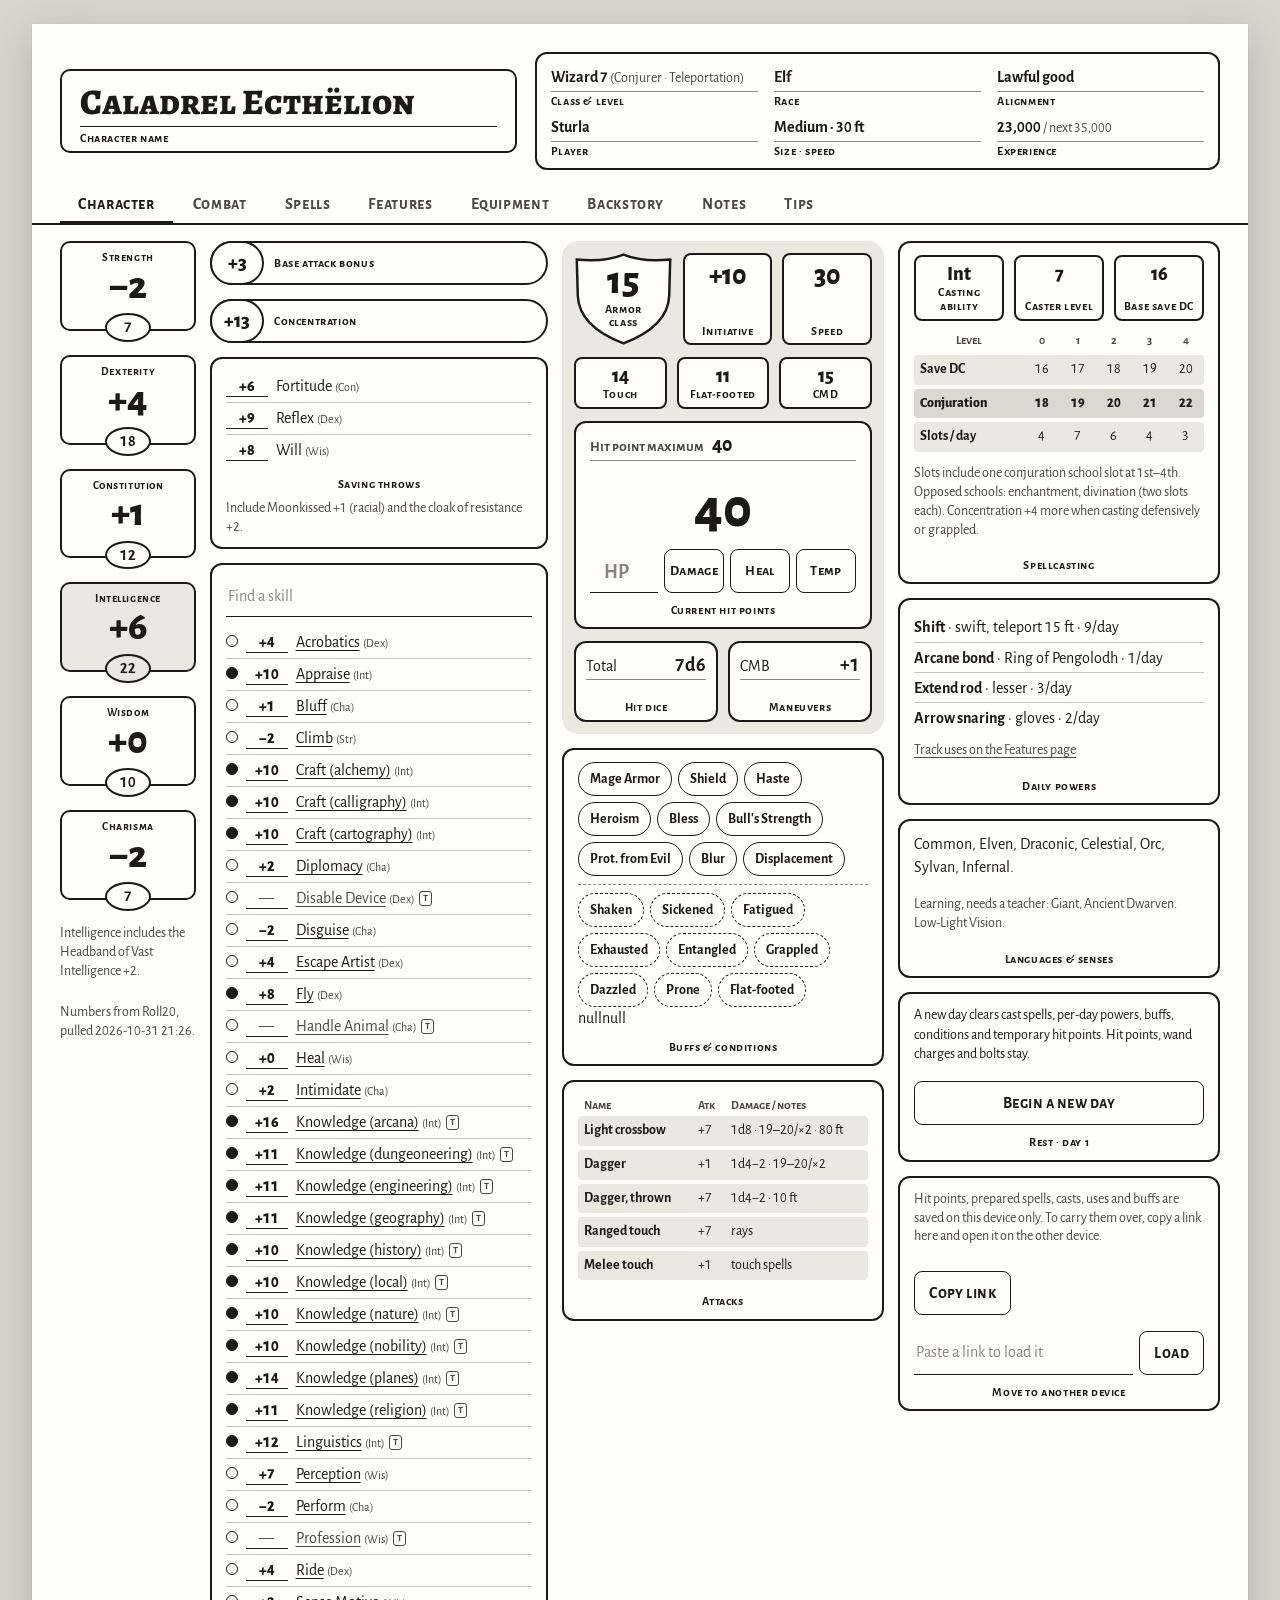
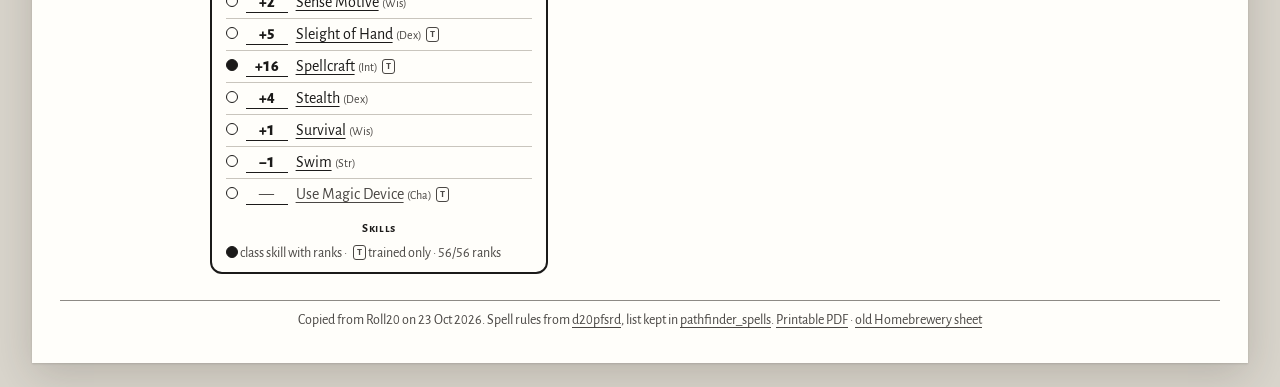
<file: site/index.html>
<!doctype html>
<html lang="en">
<head>
<meta charset="utf-8">
<meta name="viewport" content="width=device-width, initial-scale=1, viewport-fit=cover">
<meta name="robots" content="noindex, nofollow">
<meta name="theme-color" content="#d8d4cb">
<title>Caladrel Ecthëlion · Wizard 7</title>
<link rel="preload" href="fonts/AlegreyaSans-400-latin.woff2" as="font" type="font/woff2" crossorigin>
<link rel="preload" href="fonts/AlegreyaSansSC-700-latin.woff2" as="font" type="font/woff2" crossorigin>
<link rel="stylesheet" href="fonts/alegreya.css?v=10">
<link rel="stylesheet" href="paper.css?v=10">
<link rel="stylesheet" href="sheet.css?v=18">
<link rel="manifest" href="manifest.json">
<link rel="apple-touch-icon" href="apple-touch-icon.png">
<link rel="icon" href="data:image/svg+xml,%3Csvg xmlns='http://www.w3.org/2000/svg' viewBox='0 0 32 32'%3E%3Cpath d='M16 2 29 7v9c0 7-6 12-13 14C9 28 3 23 3 16V7z' fill='%23fff' stroke='%23111' stroke-width='2'/%3E%3Ctext x='16' y='21' font-family='serif' font-weight='700' font-size='13' text-anchor='middle'%3E15%3C/text%3E%3C/svg%3E">
</head>
<body>
<div class="paper">

<header class="masthead">
  <div class="namebox">
    <div class="scroll">
      <span class="field-line name">Caladrel Ecthëlion</span>
      <span class="lbl">Character name</span>
    </div>
  </div>
  <dl class="bio box">
    <div><dt>Class &amp; level</dt><dd>Wizard 7 <span class="nb">(Conjurer · Teleportation)</span></dd></div>
    <div><dt>Race</dt><dd>Elf</dd></div>
    <div><dt>Alignment</dt><dd>Lawful good</dd></div>
    <div><dt>Player</dt><dd>Sturla</dd></div>
    <div><dt>Size · speed</dt><dd>Medium · 30 ft</dd></div>
    <div><dt>Experience</dt><dd>23,000 <span class="nb">/ next 35,000</span></dd></div>
  </dl>
</header>

<nav class="tabs" aria-label="Sheet pages">
  <a class="tab" href="#character">Character</a>
  <a class="tab" href="#combat">Combat</a>
  <a class="tab" href="#spells">Spells</a>
  <a class="tab" href="#features">Features</a>
  <a class="tab" href="#gear">Equipment</a>
  <a class="tab" href="#story">Backstory</a>
  <a class="tab" href="#notes">Notes</a>
  <a class="tab" href="#tips">Tips</a>
</nav>

<main>
<!-- ============ CHARACTER ============ -->
<section id="s-character" class="page page-character" aria-labelledby="h-character">
  <h2 id="h-character" class="visually-hidden">Character</h2>

  <div class="col col-abilities">
    <ul class="abilities" aria-label="Ability scores">
      <li class="ability"><span class="lbl">Strength</span><b class="mod" data-f="abilities.Str.mod" data-fmt="sign">−2</b><span class="score" data-f="abilities.Str.score">7</span></li>
      <li class="ability"><span class="lbl">Dexterity</span><b class="mod" data-f="abilities.Dex.mod" data-fmt="sign">+4</b><span class="score" data-f="abilities.Dex.score">18</span></li>
      <li class="ability"><span class="lbl">Constitution</span><b class="mod" data-f="abilities.Con.mod" data-fmt="sign">+1</b><span class="score" data-f="abilities.Con.score">12</span></li>
      <li class="ability key-ability"><span class="lbl">Intelligence</span><b class="mod" data-f="abilities.Int.mod" data-fmt="sign">+6</b><span class="score" data-f="abilities.Int.score">22</span></li>
      <li class="ability"><span class="lbl">Wisdom</span><b class="mod" data-f="abilities.Wis.mod" data-fmt="sign">+0</b><span class="score" data-f="abilities.Wis.score">10</span></li>
      <li class="ability"><span class="lbl">Charisma</span><b class="mod" data-f="abilities.Cha.mod" data-fmt="sign">−2</b><span class="score" data-f="abilities.Cha.score">7</span></li>
    </ul>
    <p class="fine">Intelligence includes the Headband of Vast Intelligence +2.</p>
    <p class="fine" id="facts-src"></p>
  </div>

  <div class="col col-skills">
    <div class="pill"><b data-f="bab" data-fmt="sign">+3</b><span class="lbl">Base attack bonus</span></div>
    <div class="pill"><b data-f="concentration" data-fmt="sign">+13</b><span class="lbl">Concentration</span></div>

    <div class="box panel saves">
      <ul class="lines">
        <li><span class="slot" data-f="saves.fort" data-fmt="sign">+6</span><span class="nm">Fortitude <small>(Con)</small></span></li>
        <li><span class="slot" data-f="saves.ref" data-fmt="sign">+9</span><span class="nm">Reflex <small>(Dex)</small></span></li>
        <li><span class="slot" data-f="saves.will" data-fmt="sign">+8</span><span class="nm">Will <small>(Wis)</small></span></li>
      </ul>
      <span class="lbl">Saving throws</span>
      <p class="fine">Include Moonkissed +1 (racial) and the cloak of resistance +2.</p>
    </div>

    <div class="box panel skills">
      <label class="visually-hidden" for="skill-q">Find a skill</label>
      <input class="input skill-q" id="skill-q" type="search" placeholder="Find a skill" autocomplete="off">
      <ul class="lines bubbles" id="skill-list"></ul>
      <span class="lbl">Skills</span>
      <p class="fine"><i class="bub on" aria-hidden="true"></i> class skill with ranks · <span class="tr">T</span> trained only · <span data-f="ranks.spent">56</span>/<span data-f="ranks.pool">56</span> ranks</p>
    </div>
  </div>

  <div class="col col-combat">
    <div class="grey">
      <div class="trio">
        <div class="shield" aria-label="Armor class"><b data-f="ac">15</b><span class="lbl">Armor<br>class</span></div>
        <div class="sq"><b data-f="initiative" data-fmt="sign">+10</b><span class="lbl">Initiative</span></div>
        <div class="sq"><b data-f="speed">30</b><span class="lbl">Speed</span></div>
      </div>
      <div class="trio small">
        <div class="sq"><b data-f="touch">14</b><span class="lbl">Touch</span></div>
        <div class="sq"><b data-f="flatfooted">11</b><span class="lbl">Flat-footed</span></div>
        <div class="sq"><b data-f="cmd">15</b><span class="lbl">CMD</span></div>
      </div>

      <div class="box hp" aria-labelledby="hp-lbl">
        <p class="max">Hit point maximum <span class="u" data-f="hp_max">40</span></p>
        <div class="hp-row">
          <output class="hp-now" id="hp-now" aria-live="polite">40</output>
          <span class="hp-temp" id="hp-temp-wrap" hidden>+<output id="hp-temp">0</output> temp</span>
          <span class="state" id="hp-stamp" hidden>Disabled</span>
        </div>
        <div class="hp-ctl">
          <label class="visually-hidden" for="hp-amt">Amount</label>
          <input class="input hp-amt" id="hp-amt" type="number" inputmode="numeric" min="0" max="99" placeholder="HP">
          <button class="btn" type="button" data-hp="dmg">Damage</button>
          <button class="btn" type="button" data-hp="heal">Heal</button>
          <button class="btn" type="button" data-hp="temp">Temp</button>
        </div>
        <span class="lbl" id="hp-lbl">Current hit points</span>
      </div>

      <div class="duo">
        <div class="box sm"><p class="pair"><span>Total</span><b data-f="hit_dice">7d6</b></p><span class="lbl">Hit dice</span></div>
        <div class="box sm"><p class="pair"><span>CMB</span><b data-f="cmb" data-fmt="sign">+1</b></p><span class="lbl">Maneuvers</span></div>
      </div>
    </div>

    <div class="box fx-box">
      <div data-fx></div>
      <span class="lbl">Buffs &amp; conditions</span>
    </div>

    <div class="box attacks">
      <table class="grid">
        <thead><tr><th scope="col">Name</th><th scope="col">Atk</th><th scope="col">Damage / notes</th></tr></thead>
        <tbody>
          <tr><th scope="row">Light crossbow</th><td data-f="attacks.crossbow_light.atk">+7</td><td data-f="attacks.crossbow_light.line">1d8 · 19–20/×2 · 80 ft</td></tr>
          <tr><th scope="row">Dagger</th><td data-f="attacks.dagger.atk">+1</td><td data-f="attacks.dagger.line">1d4−2 · 19–20/×2</td></tr>
          <tr><th scope="row">Dagger, thrown</th><td data-f="attacks.dagger_thrown.atk">+7</td><td data-f="attacks.dagger_thrown.line">1d4−2 · 10 ft</td></tr>
          <tr><th scope="row">Ranged touch</th><td data-f="ranged" data-fmt="sign">+7</td><td>rays</td></tr>
          <tr><th scope="row">Melee touch</th><td data-f="melee" data-fmt="sign">+1</td><td>touch spells</td></tr>
        </tbody>
      </table>
      <span class="lbl">Attacks</span>
    </div>
  </div>

  <div class="col col-casting">
    <div class="box casting">
      <div class="trio small">
        <div class="sq"><b>Int</b><span class="lbl">Casting ability</span></div>
        <div class="sq"><b data-f="caster_level">7</b><span class="lbl">Caster level</span></div>
        <div class="sq"><b data-f="dc.0">16</b><span class="lbl">Base save DC</span></div>
      </div>
      <table class="grid dc">
        <caption class="visually-hidden">Spell save DCs and slots by spell level</caption>
        <thead><tr><th scope="col">Level</th><th scope="col">0</th><th scope="col">1</th><th scope="col">2</th><th scope="col">3</th><th scope="col">4</th></tr></thead>
        <tbody>
          <tr><th scope="row">Save DC</th><td data-f="dc.0">16</td><td data-f="dc.1">17</td><td data-f="dc.2">18</td><td data-f="dc.3">19</td><td data-f="dc.4">20</td></tr>
          <tr class="hl"><th scope="row">Conjuration</th><td data-f="dc_conj.0">18</td><td data-f="dc_conj.1">19</td><td data-f="dc_conj.2">20</td><td data-f="dc_conj.3">21</td><td data-f="dc_conj.4">22</td></tr>
          <tr><th scope="row">Slots / day</th><td data-f="slots.0">4</td><td data-f="slots.1">7</td><td data-f="slots.2">6</td><td data-f="slots.3">4</td><td data-f="slots.4">3</td></tr>
        </tbody>
      </table>
      <p class="fine">Slots include one conjuration school slot at 1st–4th. Opposed schools: enchantment, divination (two slots each). Concentration +4 more when casting defensively or grappled.</p>
      <span class="lbl">Spellcasting</span>
    </div>

    <div class="box">
      <ul class="lines plain">
        <li><b>Shift</b> · swift, teleport 15 ft · <span data-f="uses.shift">9</span>/day</li>
        <li><b>Arcane bond</b> · Ring of Pengolodh · <span data-f="uses.bond">1</span>/day</li>
        <li><b>Extend rod</b> · lesser · <span data-f="uses.rod">3</span>/day</li>
        <li><b>Arrow snaring</b> · gloves · <span data-f="uses.gloves">2</span>/day</li>
      </ul>
      <p class="fine"><a href="#features">Track uses on the Features page</a></p>
      <span class="lbl">Daily powers</span>
    </div>

    <div class="box">
      <p><span data-f="languages">Common, Elven, Draconic, Celestial, Orc, Sylvan, Infernal</span>.</p>
      <p class="fine">Learning, needs a teacher: <span data-f="learning">Giant, Ancient Dwarven</span>. <span data-f="senses">Low-light vision</span>.</p>
      <span class="lbl">Languages &amp; senses</span>
    </div>

    <div class="box day">
      <p>A new day clears cast spells, per-day powers, buffs, conditions and temporary hit points. Hit points, wand charges and bolts stay.</p>
      <button class="btn wide" type="button" id="new-day">Begin a new day</button>
      <span class="lbl">Rest · <span id="day-aside"></span></span>
    </div>

    <div class="box sync">
      <p class="fine">Hit points, prepared spells, casts, uses and buffs are saved on this device only. To carry them over, copy a link here and open it on the other device.</p>
      <div class="sync-row">
        <button class="btn" type="button" id="state-copy">Copy link</button>
        <button class="btn" type="button" id="state-share" hidden>Share…</button>
      </div>
      <div class="sync-row">
        <label class="visually-hidden" for="state-in">Paste a play-state link</label>
        <input class="input" id="state-in" type="text" placeholder="Paste a link to load it" autocomplete="off" spellcheck="false">
        <button class="btn" type="button" id="state-load">Load</button>
      </div>
      <p class="fine" id="state-msg" role="status"></p>
      <span class="lbl">Move to another device</span>
    </div>
  </div>
</section>

<!-- ============ COMBAT ============ -->
<section id="s-combat" class="page page-combat" aria-labelledby="h-combat">
  <h2 id="h-combat" class="visually-hidden">Combat</h2>

  <div class="grey">
    <div class="trio">
      <div class="shield" aria-label="Armor class"><b data-f="ac">15</b><span class="lbl">Armor<br>class</span></div>
      <div class="sq"><b data-f="touch">14</b><span class="lbl">Touch</span></div>
      <div class="sq"><b data-f="flatfooted">11</b><span class="lbl">Flat-footed</span></div>
    </div>
    <div class="trio small">
      <div class="sq"><b data-f="initiative" data-fmt="sign">+10</b><span class="lbl">Initiative</span></div>
      <div class="sq"><b data-f="cmd">15</b><span class="lbl">CMD</span></div>
      <div class="sq"><b data-f="speed">30</b><span class="lbl">Speed</span></div>
    </div>
    <div class="box hp" aria-labelledby="c-hp-lbl">
      <p class="max">Hit point maximum <span class="u" data-f="hp_max">40</span></p>
      <div class="hp-row">
        <output class="hp-now" aria-live="polite">40</output>
        <span class="hp-temp" hidden>+<output>0</output> temp</span>
        <span class="state" hidden>Disabled</span>
      </div>
      <div class="hp-ctl">
        <label class="visually-hidden" for="c-hp-amt">Amount</label>
        <input class="input hp-amt" id="c-hp-amt" type="number" inputmode="numeric" min="0" max="99" placeholder="HP">
        <button class="btn" type="button" data-hp="dmg">Damage</button>
        <button class="btn" type="button" data-hp="heal">Heal</button>
        <button class="btn" type="button" data-hp="temp">Temp</button>
      </div>
      <span class="lbl" id="c-hp-lbl">Current hit points</span>
    </div>
  </div>

  <div class="combat-col">
    <div class="box">
      <div class="trio small">
        <div class="sq"><b data-f="saves.fort" data-fmt="sign">+6</b><span class="lbl">Fortitude</span></div>
        <div class="sq"><b data-f="saves.ref" data-fmt="sign">+9</b><span class="lbl">Reflex</span></div>
        <div class="sq"><b data-f="saves.will" data-fmt="sign">+8</b><span class="lbl">Will</span></div>
      </div>
      <span class="lbl">Saving throws</span>
    </div>

    <div class="box">
      <div class="trio small">
        <div class="sq"><b data-f="ranged" data-fmt="sign">+7</b><span class="lbl">Ranged touch</span></div>
        <div class="sq"><b data-f="melee" data-fmt="sign">+1</b><span class="lbl">Melee touch</span></div>
        <div class="sq"><b data-f="concentration" data-fmt="sign">+13</b><span class="lbl">Concentration</span></div>
      </div>
      <p class="pair c-atk"><span>Light crossbow <b data-f="attacks.crossbow_light.atk">+7</b></span><span data-f="attacks.crossbow_light.line">1d8 · 19–20/×2 · 80 ft</span></p>
      <span class="lbl">Attacks &amp; casting</span>
    </div>

    <div class="box casting">
      <table class="grid dc">
        <caption class="visually-hidden">Spell save DCs by spell level</caption>
        <thead><tr><th scope="col">Level</th><th scope="col">0</th><th scope="col">1</th><th scope="col">2</th><th scope="col">3</th><th scope="col">4</th></tr></thead>
        <tbody>
          <tr class="hl"><th scope="row">Conjuration</th><td data-f="dc_conj.0">18</td><td data-f="dc_conj.1">19</td><td data-f="dc_conj.2">20</td><td data-f="dc_conj.3">21</td><td data-f="dc_conj.4">22</td></tr>
          <tr><th scope="row">Other</th><td data-f="dc.0">16</td><td data-f="dc.1">17</td><td data-f="dc.2">18</td><td data-f="dc.3">19</td><td data-f="dc.4">20</td></tr>
        </tbody>
      </table>
      <span class="lbl">Spell save DCs</span>
    </div>
  </div>

  <div class="combat-col">
    <div class="box">
      <div class="slot-bar inline" data-slotbar role="group" aria-label="Prepared slots left, by spell level"></div>
      <span class="lbl">Slots left · <a href="#spells">Spells</a></span>
    </div>

    <div class="box c-powers">
      <div data-pips="shift"></div>
      <div data-pips="bond"></div>
      <div data-pips="rod"></div>
      <div data-pips="gloves"></div>
      <span class="lbl">Daily powers</span>
    </div>

    <div class="box fx-box">
      <div data-fx></div>
      <span class="lbl">Buffs &amp; conditions</span>
    </div>
  </div>
</section>

<!-- ============ SPELLS ============ -->
<section id="s-spells" class="page page-spells" aria-labelledby="h-spells">
  <h2 id="h-spells" class="visually-hidden">Spells</h2>

  <div class="spell-head">
    <div class="namebox small"><div class="scroll"><span class="field-line">Wizard · Conjurer</span><span class="lbl">Spellcasting class</span></div></div>
    <div class="box spell-stats">
      <div class="sq"><b>Int</b><span class="lbl">Ability</span></div>
      <div class="sq"><b><span data-f="dc.0">16</span><small>+lvl</small></b><span class="lbl">Save DC</span></div>
      <div class="sq"><b><span data-f="dc_conj.0">18</span><small>+lvl</small></b><span class="lbl">Conj. DC</span></div>
      <div class="sq"><b data-f="ranged" data-fmt="sign">+7</b><span class="lbl">Ranged touch</span></div>
    </div>
  </div>

  <div class="spell-tools">
    <div class="seg" role="group" aria-label="Which spells to show">
      <button class="seg-b" type="button" data-view="known" aria-pressed="true">All known</button>
      <button class="seg-b" type="button" data-view="prepared" aria-pressed="false">Prepared</button>
    </div>
    <label class="visually-hidden" for="book-q">Search the spellbook</label>
    <input class="input" id="book-q" type="search" placeholder="Search spells" autocomplete="off">
  </div>
  <p class="fine spell-help">Tap the bubble to prepare a spell (opposed-school spells take two slots). Tap a box when you cast it. Tap the name for the full rules and a Cast button. The bar shows prepared slots left at each level; tap it to jump there. <span id="book-src"></span></p>
  <div class="slot-bar" data-slotbar role="group" aria-label="Prepared slots left, by spell level"></div>

  <div id="book" class="spell-levels"><p class="empty">Opening the spellbook…</p></div>
  <p class="fine center"><a href="https://sturlabragason.github.io/pathfinder_spells/caladrel_ecthelion/">Caladrel's spell list</a> · <a href="https://sturlabragason.github.io/pathfinder_spells/">Every wizard spell</a></p>
</section>

<!-- ============ FEATURES ============ -->
<section id="s-features" class="page page-features" aria-labelledby="h-features">
  <h2 id="h-features" class="visually-hidden">Features</h2>
  <div class="box feature-box" id="power-list-box">
    <div id="power-list" class="features"></div>
    <span class="lbl">Class features &amp; daily uses</span>
  </div>
  <div class="box">
    <div class="features">
      <p><b><i><a href="https://www.d20pfsrd.com/feats/general-feats/spell-focus/" rel="noopener">Spell Focus (Conjuration)</a>.</i></b> +1 DC on conjuration spells. Bonus feat from Overwhelming Magic.</p>
      <p><b><i><a href="https://www.d20pfsrd.com/feats/general-feats/greater-spell-focus/" rel="noopener">Greater Spell Focus (Conjuration)</a>.</i></b> +1 DC more on conjuration spells.</p>
      <p><b><i><a href="https://www.d20pfsrd.com/feats/combat-feats/improved-initiative-combat/" rel="noopener">Improved Initiative</a>.</i></b> +4 on initiative.</p>
      <p><b><i><a href="https://www.d20pfsrd.com/feats/general-feats/combat-casting/" rel="noopener">Combat Casting</a>.</i></b> +4 on concentration checks to cast defensively or while grappled.</p>
      <p><b><i><a href="https://www.d20pfsrd.com/feats/general-feats/eschew-materials/" rel="noopener">Eschew Materials</a>.</i></b> No material components costing 1 gp or less.</p>
      <p><b><i><a href="https://www.d20pfsrd.com/feats/item-creation-feats/scribe-scroll-item-creation/" rel="noopener">Scribe Scroll</a>.</i></b> Wizard bonus feat.</p>
      <p><b><i><a href="https://www.d20pfsrd.com/feats/general-feats/augment-summoning/" rel="noopener">Augment Summoning</a>.</i></b> Creatures you summon get +4 enhancement to Strength and Constitution.</p>
    </div>
    <span class="lbl">Feats</span>
  </div>
  <div class="box">
    <div class="features">
      <p><b><i><a href="https://www.d20pfsrd.com/traits/race-traits/warrior-of-old/" rel="noopener">Warrior of Old</a>.</i></b> +2 trait bonus on initiative.</p>
      <p><b><i><a href="https://www.d20pfsrd.com/races/core-races/elf/#alternate_racial_traits" rel="noopener">Moonkissed</a>.</i></b> +1 racial bonus on all saving throws. Replaces elven immunities (no sleep immunity) and keen senses.</p>
      <p><b><i><a href="https://www.d20pfsrd.com/races/core-races/elf/#alternate_racial_traits" rel="noopener">Overwhelming Magic</a>.</i></b> Spell Focus as a bonus feat. Replaces elven magic and weapon familiarity.</p>
      <p><b><i><a href="https://www.d20pfsrd.com/races/core-races/elf/#standard_racial_traits" rel="noopener">Low-light vision</a>.</i></b> See twice as far as humans in dim light.</p>
    </div>
    <span class="lbl">Traits &amp; racial features</span>
  </div>
</section>

<!-- ============ EQUIPMENT ============ -->
<section id="s-gear" class="page page-gear" aria-labelledby="h-gear">
  <h2 id="h-gear" class="visually-hidden">Equipment</h2>
  <div class="box equipment">
    <ul class="coins" aria-label="Money">
      <li><span class="lbl">CP</span><b data-f="money.cp">0</b></li>
      <li><span class="lbl">SP</span><b data-f="money.sp">0</b></li>
      <li class="gp"><span class="lbl">GP</span><b data-f="money.gp">14</b></li>
      <li><span class="lbl">PP</span><b data-f="money.pp">0</b></li>
    </ul>
    <div class="equip-lists">
      <h3 class="sub">Worn &amp; wielded</h3>
      <ul class="lines items" id="kit-worn"></ul>
      <h3 class="sub">Pack</h3>
      <ul class="lines items" id="kit-pack"></ul>
    </div>
    <span class="lbl">Equipment</span>
  </div>
  <div class="box">
    <ul class="lines items checks" id="kit-scrolls"></ul>
    <span class="lbl">Scrolls · <span id="scroll-count"></span></span>
  </div>
  <div class="box">
    <ul class="lines items">
      <li><span>Carried</span><b><span data-f="load.carried">19.5</span> lb</b></li>
      <li><span>Light / medium / heavy</span><b><span data-f="load.light">23</span> / <span data-f="load.medium">46</span> / <span data-f="load.heavy">70</span> lb</b></li>
      <li><span>Lift over head · off ground · drag</span><b><span data-f="load.lift_head">70</span> · <span data-f="load.lift_ground">140</span> · <span data-f="load.drag">350</span></b></li>
    </ul>
    <span class="lbl">Load</span>
  </div>
</section>

<!-- ============ BACKSTORY ============ -->
<section id="s-story" class="page page-story" aria-labelledby="h-story">
  <h2 id="h-story" class="visually-hidden">Backstory</h2>

  <dl class="box bio looks">
    <div><dt>Age</dt><dd>85</dd></div>
    <div><dt>Height</dt><dd>6 ft 2 in</dd></div>
    <div><dt>Weight</dt><dd>140 lb</dd></div>
    <div><dt>Eyes</dt><dd>Dark blue</dd></div>
    <div><dt>Hair</dt><dd>Dark silver-grey</dd></div>
    <div><dt>Gender</dt><dd>Male</dd></div>
    <div><dt>Deity</dt><dd class="unrec">not recorded</dd></div>
    <div><dt>Homeland</dt><dd class="unrec">not recorded</dd></div>
  </dl>

  <div class="box portrait-box">
    <figure class="portrait"><img src="caladrel-720.jpg?v=1" width="720" height="720" alt="Portrait of Caladrel: a silver-haired elf wizard in dark robes" loading="lazy" decoding="async"></figure>
    <span class="lbl">Character appearance</span>
  </div>

  <div class="box prose">
    <p>Beneath the unwavering gaze of a full moon, I drew my first breath. Crystalline spires, rising defiantly from the desert's embrace, bore silent witness. Here, in this city of mirrors and secrets, my destiny was etched.</p>
    <p>While others sought solace in fleeting moments of joy, my days were claimed by ancient knowledge and relentless discipline. Tutors, their eyes heavy with the burdens of lost realms, schooled me in the shadows and wonders lurking just beyond the veil of reality. And while children danced under the moonlight's caress, I wrestled with ethereal forces. I felt an innate potential surging within, a promise that one day, my fingers would weave patterns powerful enough to challenge and reshape the very fabric of existence.</p>
    <p>The legacy of the Ecthëlions whispered its weighty expectations, an ever-present echo in my every step. Though born of noble blood, the warmth of my parents' embrace was a tale I knew only from secondhand whispers. Their lives, so intertwined with the affairs of realms and realities beyond, left little room for the son who walked among them.</p>
    <p>In the heart of this maze of reflections, surrounded by the weight of ancient legacies, my resolve was forged. The arcane became more than just gestures and incantations; it was the very essence of my being. To many, my words seemed ensnared in cryptic mysteries, but to me, they were the desperate utterances of one who has peered into the abyss and felt its chilling stare in return.</p>
    <p>As night's mantle enveloped the city, I felt the pull of a deeper, darker purpose. Beneath the very stars that witnessed my birth, a burning resolve kindled. I would harness the boundless powers of the cosmos, pit ancient evil against eldritch horrors, and in the crucible of that apocalyptic clash, eradicate the scourge of malevolence. For within the vast expanse of the universe's enigmas, one truth was irrefutable: I was destined to be its instrument of reckoning.</p>
    <span class="lbl">Character backstory</span>
  </div>

  <div class="box unrec-box">
    <ul class="checklist">
      <li>The two free spells for level 6 are Sleet Storm and Ablative Barrier.</li>
      <li>4th-level slots: the rules give 3 (1 + Int bonus + school slot). The older sheet said 2.</li>
      <li>Moonkissed's +1 on saves isn't in the Roll20 totals. With it: Fort +6, Ref +9, Will +8.</li>
      <li>Roll20 shows concentration +16. Caster level 7 + Int 6 gives +13.</li>
      <li>Deity and homeland are blank.</li>
    </ul>
    <span class="lbl">To check with the GM</span>
  </div>
</section>

<!-- ============ NOTES ============ -->
<section id="s-notes" class="page page-notes" aria-labelledby="h-notes">
  <h2 id="h-notes" class="visually-hidden">Notes</h2>
  <div class="box">
    <ul class="checklist">
      <li>Miniature shovel, 10 gp: focus for Create Pit (Eschew Materials doesn't cover foci).</li>
    </ul>
    <span class="lbl">To buy</span>
  </div>

  <div class="box" lang="is">
    <ul class="lines items">
      <li><span>Ægnor Ecthëlion</span><b>faðir</b></li>
      <li><span>Tuilë Ecthëlion</span><b>móðir</b></li>
      <li><span>Beren Ecthëlion</span><b>afi</b></li>
      <li><span>Haruuv</span><b>galdrameistari, Horeck</b></li>
      <li><span>Elísen Venra</span><b>yfirbókavörður, Horeck</b></li>
      <li><span>Alicia</span><b>leynireglutengiliður</b></li>
      <li><span>Valeska Evergreen</span><b>Lathander hof</b></li>
      <li><span>Tristar</span><b>æðstiprestur Lathanders, Ruthol</b></li>
      <li><span>Safana</span><b>rauð eldseiðkona</b></li>
      <li><span>Bernharð</span><b>fjallamaður</b></li>
    </ul>
    <span class="lbl">Fólk · allies &amp; contacts</span>
  </div>

  <div class="box" lang="is">
    <h3 class="sub">Regla Rauða Riddarans</h3>
    <ul class="lines items">
      <li><span>Sahdina</span><b>skipuleggjandi</b></li>
      <li><span>Ulgrim</span><b>hátt settur · bogi</b></li>
      <li><span>Tarvic</span><b>meðlimur · melee</b></li>
      <li><span>Styrmir, Ormur</span><b>skátar</b></li>
      <li class="dead"><span>Páll</span><b>handaxir · dáinn</b></li>
      <li class="dead"><span>Jón</span><b>langsverð, lásbogi · dáinn</b></li>
    </ul>
    <p class="fine">Lausamenn: Ormur, fær með boga, skáti. Styrmir, ekki ferskur.</p>
    <h3 class="sub">Leyniregla Áttavitans</h3>
    <p>Kenniorð: „Það lítur út fyrir að það ætli að rigna í kvöld.“ Ákveðin týpa af drykkjum. Áttaviti. Óvinir reglunnar.</p>
    <span class="lbl">Reglur · organizations</span>
  </div>

  <div class="box" lang="is">
    <ul class="lines items">
      <li><span>Korras</span><b>höfuðborg</b></li>
      <li><span>Horeck</span><b>galdraborg</b></li>
      <li><span>Ragholt</span><b>námubær</b></li>
      <li><span>Vekk</span><b>hafnarborg í vestri</b></li>
      <li><span>Ruthol</span><b>klaustur Lathanders</b></li>
      <li><span>Nanfort við „Lake“</span><b>fen, hættulegt</b></li>
      <li><span>Skull Island</span><b>tengist gamla heiminum</b></li>
    </ul>
    <p class="fine">Horeck: Torven Windborrow bæjarstjóri (B Caravan), Jane aðalskona, Kuldo kynntur fyrir okkur. Fjöllin hjá Horeck: risar, drekar, fleiri óvættir. Nanfort: kentárar, tröll, wyverns, bugbears.</p>
    <span class="lbl">Staðir · places</span>
  </div>

  <div class="box" lang="is">
    <ul class="lines items">
      <li><span>Ný vagnlest</span><b>Larúka stjóri</b></li>
      <li class="note"><span>Halon, Aeslin, nokkrir málaliðar</span></li>
      <li><span>Úr tröllahelli</span><b>töframerki</b></li>
      <li class="note"><span>lítil sýni af sveppum og mosa</span></li>
      <li><span>Dagur 13</span><b>frá Ruthol</b></li>
    </ul>
    <span class="lbl">Ferðin · the journey</span>
  </div>

  <div class="box" id="glossary" lang="is">
    <div class="features tips">
      <p><b><i>Seið-Hilbertrúm:</i></b> óendanlegvítt rúm allra mögulegra galdraástanda. „Galdrabókin mín er bara grunnur í Seið-Hilbertrúminu.“</p>
      <p><b><i>Staðsetningar-eiginástand:</i></b> áður en ég stekk er ég yfirlagning allra staða. Galdurinn varpar mér á eitt eiginástand.</p>
      <p><b><i>Seiðafsamfösun</i></b> (decoherence): ástæðan fyrir því að galdur „springur“ þegar einhver truflar mig í miðri galdraþulu.</p>
      <p><b><i>Slóðaheildi Feynmans:</i></b> „Ég fer ekki eina leið. Ég fer <i>allar</i> leiðir samtímis, og þær sem ekki skipta máli eyða hver annarri út.“</p>
      <p><b><i>Riemann-sveigjutensor rúmtímavefsins:</i></b> það sem Dimension Door reiknar út áður en það beygir rúmið.</p>
      <p><b><i>Upprúllaðar Calabi-Yau-víddir:</i></b> þar sem Bag of Holding geymir dótið þitt. „Taskan er ekki stærri að innan. Hún er sexvíð.“</p>
      <p><b><i>Kaluza-Klein-tilverusvið:</i></b> önnur tilverusvið eru bara víddir sem eru upprúllaðar undir Planck-lengdinni.</p>
      <p><b><i>Setning Noether:</i></b> hver samhverfa í galdraþulu gefur varðveitta seiðhleðslu. „Þess vegna skila galdrar sér <i>alltaf</i> einhvers staðar.“</p>
      <p><b><i>Sjálfsprottið samhverfubrot:</i></b> í upphafi var einn galdur. Svo kólnaði alheimurinn og hann brotnaði í átta galdraskóla.</p>
      <p><b><i>Seið-Higgs-sviðið:</i></b> gefur galdri massa. „Eldkúlan er þung því hún tengist sviðinu sterkt. Ljósgaldur er nánast massalaus.“</p>
      <p><b><i>Núllpunktsorka / Casimir-áhrif:</i></b> smágaldrar (cantrips) draga orku úr tóminu sjálfu, og þess vegna klárast þeir aldrei.</p>
      <p><b><i>Heilmyndarlögmálið:</i></b> allur seiður í herberginu er skráður á veggina. „Þess vegna les ég veggina fyrst.“</p>
      <p><b><i>Schwarzschild-geisli gáttarinnar:</i></b> ef þú stendur innan hans kemstu ekki til baka. „Ekki standa svona nálægt.“</p>
      <p><b><i>Endurstöðlun:</i></b> „Óendanleikarnir í galdrinum þínum hverfa ef þú endurstaðlar þá. Augljóst.“</p>
    </div>
    <span class="lbl">Orðasafn: eðlisfræði → galdrafræði (þungavigt) · magical glossary</span>
  </div>

  <div class="box" lang="is">
    <div class="features tips">
      <p>1. <b><i>Fjarflutningur:</i></b> „Shift er ekki hreyfing. Það er einingarþróun (unitary evolution) á staðsetningarástandi mínu í Seið-Hilbertrúminu, og slóðaheildið sér til þess að allar 15 feta leiðirnar eyða hver annarri út nema sú eina sem lendir mér hér. Hér. Takk.“</p>
      <p>2. <b><i>Create Pit:</i></b> „Gryfjan er staðbundin neikvæð sveigja í Riemann-tensor rúmtímavefsins. Setning Noether krefst þess að tómið komi einhvers staðar frá, og skóflan er einfaldlega kvarðafestingin (gauge fixing) sem segir alheiminum <i>hvaðan</i>.“</p>
      <p>3. <b><i>Summon:</i></b> „Kölluð vera er tímabundin örvun á Kaluza-Klein-sviði annars tilverusviðs. Hún afsamfasast aftur til síns heima þegar galdurinn rennur út, og þess vegna er siðfræðilega hlutlaust þegar Björn lemur hana.“</p>
    </div>
    <span class="lbl">Fræðiræður</span>
  </div>

  <div class="box">
    <div class="features tips">
      <p>Low Charisma doesn't make Caladrel stupid or unpleasant. It means he doesn't land socially: his presence, timing and persuasion are weak.</p>
      <p><b><i>Bad timing.</i></b> He says the right thing at the wrong moment, such as correcting a dying NPC's grammar.</p>
      <p><b><i>No filter.</i></b> He says exactly what he thinks: "Your plan is bad. Also your hat."</p>
      <p><b><i>Not memorable.</i></b> NPCs forget his name and talk to Björn instead, and it bothers him a little.</p>
      <p><b><i>Persuasion through facts.</i></b> He tries to win arguments with data, then can't see why it doesn't work.</p>
      <p><b><i>Unwanted lectures.</i></b> He explains a magical theory nobody asked about, and people tune out.</p>
      <p><b><i>Body language.</i></b> No eye contact, standing too close or too far, fiddling with his spell components.</p>
      <p><b><i>Hidden warmth.</i></b> He cares a lot but shows it oddly: "I recalculated your survival odds. They're better now. You're welcome."</p>
      <p>Leave the talking to the party face, and step in when someone needs a fact checked.</p>
    </div>
    <span class="lbl">Roleplaying Cha 7</span>
  </div>
</section>

<!-- ============ WIZARD TIPS ============ -->
<section id="s-tips" class="page page-tips" aria-labelledby="h-tips">
  <h2 id="h-tips" class="visually-hidden">Wizard tips</h2>

  <p class="fine tips-intro">Decisions, not rules text. Numbers come from the sheet and update with it; anything marked <i>Not verified</i> is a GM call. The spell-by-spell basics are in the rules reference at the bottom.</p>

  <div class="box">
    <div class="features tips">
      <p><b><i>Tentacles first, then the cloud.</i></b> Turn 1: <a href="https://www.d20pfsrd.com/magic/all-spells/b/black-tentacles/" rel="noopener">Black Tentacles</a> on the group. Turn 2: <a href="https://www.d20pfsrd.com/magic/all-spells/s/stinking-cloud/" rel="noopener">Stinking Cloud</a> on the same point (Fort DC <span data-f="dc_conj.3">21</span>). Both are 20-ft radius, medium range, no SR. <b>Why it works:</b> grappled creatures can't move, so they stay in the cloud, and anyone who saves has to save again every round they stay inside. A nauseated creature gets only a move action, but breaking a grapple takes a standard action, so it can't break free and it can't cast. <b>Order matters:</b> cloud first and the nauseated just walk out, sick for only 1d4+1 more rounds. Fog doesn't block line of effect, so you can place the second spell in the first. <b>The cost:</b> the fog hides them from the party too (total concealment past 5 ft), and you can't see in to identify spells or Shift there. Use it to take half the enemies out of the fight for 7 rounds while the party kills the other half, not as a kill zone. <b>Fails</b> against undead, constructs, oozes and plants (the cloud only works on living creatures and is poison), and on one bad tentacle roll (below).</p>
      <p><b><i>Tentacles, then Glitterdust: the kill zone.</i></b> When the party should finish them now, use <a href="https://www.d20pfsrd.com/magic/all-spells/g/glitterdust/" rel="noopener">Glitterdust</a> (Will DC <span data-f="dc_conj.2">20</span>, 10-ft radius) on the grappled group instead of the cloud. Blinded and grappled, they lose Dex to AC, take −2 AC, and every attack they make has a 50% miss chance, while the archers see them clearly. Melee allies still have to stay outside the tentacles; reach weapons can hit from the edge.</p>
      <p><b><i>Pit at the choke point, then a shove.</i></b> <a href="https://www.d20pfsrd.com/magic/all-spells/c/create-pit/" rel="noopener">Create Pit</a> (Reflex DC <span data-f="dc_conj.2">20</span>) where they have to come through: 30 ft deep at caster level 7, Climb DC 25, 8 rounds. Creatures pushed in by a bull rush get <b>no save</b>, so tell the fighter before you cast. Anyone who ends a turn next to it saves at +2 or falls in. <b>Fails:</b> flyers, no horizontal floor, and right now you can't cast it at all: both pits need a 10 gp miniature shovel (a focus, not covered by the pouch or Eschew Materials). You have <span data-f="money.gp">14</span> gp.</p>
      <p><b><i>Stopping a caster: ready damage, not Dispel.</i></b> Readied <a href="https://www.d20pfsrd.com/magic/all-spells/d/dispel-magic/" rel="noopener">Dispel Magic</a> as a counterspell needs no Spellcraft roll, but it only works on a dispel check, 1d20+<span data-f="caster_level">7</span> against 11 + their caster level: 50% against caster level 7. Ready <b>Magic Missile</b> ("when he starts casting") instead: it can't miss, deals about 14 (4d4+4), and he must make concentration DC 10 + damage + spell level, about 24 + the level. If he has SR, ready <b>Snowball</b> (no SR, ranged touch <span data-f="ranged" data-fmt="sign">+7</span>, 5d6, but only 40 ft). Spellcraft <span data-f="skills.32.1" data-fmt="sign">+16</span> identifies a spell as it is cast with no action (DC 15 + level), but only if you can clearly see him. Use it to decide whether the next ready is worth your turn. <i>Not verified:</i> whether a bond-cast copy of the same spell counts as a true counterspell, which would cancel it with no roll. The rules say you need the spell "prepared"; ask the GM first. The bond can't cast divination or enchantment, so it can never counter a charm this way.</p>
    </div>
    <span class="lbl">Combinations · turn by turn</span>
  </div>

  <div class="box">
    <div class="features tips">
      <p><b><i>The bond is a fourth Black Tentacles.</i></b> It casts any spell in your book that isn't divination or enchantment, 4th level included. Hold it for the surprise (Dispel Magic, Aqueous Orb, Fly), and if the day's last fight starts with it unspent, open with tentacles from the bond and keep the slot.</p>
      <p><b><i>Spend Pentacles and the rod in the morning.</i></b> In combat they only matter if the fight outlasts 7 rounds. On hour-long buffs they help all day: the rod on Mage Armor gives 14 hours instead of 7. Master of Pentacles (any conjuration, +2 caster level for duration) on Ablative Barrier for the front-liner gives 9 hours. The rod only works on spells of 3rd level or lower, so not on Black Tentacles, and not on Fly, which is 4th level in Ruthol.</p>
      <p><b><i>The three 4th-level slots decide three fights.</i></b> Spend them in round 1 of a hard fight, when the whole duration counts. In a fight the party is already winning, use Glitterdust, Magic Missile or the crossbow instead.</p>
      <p><b><i>Scrolls are for utility, not saves.</i></b> Your scrolls are assumed to be at the minimum caster level, so their save DCs are 11 (1st level) and 13 (2nd), compared with <span data-f="dc_conj.1">19</span>+ from your slots. Read Knock, Feather Fall, See Invisibility, Mount and Fog Cloud freely, and don't spend a combat turn on the Mudball scroll. You can only scribe what you can pay for: half of spell level × caster level × 25 gp, so 12.5 gp for a 1st-level scroll and 75 gp for a 2nd. With <span data-f="money.gp">14</span> gp, leftover slots at the end of the day don't turn into scrolls.</p>
    </div>
    <span class="lbl">Across the day</span>
  </div>

  <div class="box">
    <div class="features tips">
      <p><b><i>Stand far back.</i></b> All your control spells reach 170 ft (medium range). Only Snowball, Mudball, Haste and the summons are close range (40 ft). Stand where the enemy's front line can't reach you in one move.</p>
      <p><b><i>Put the tentacles in front of the line, not on it.</i></b> Put the near edge just past your melee allies. Anything that enters is grappled at once, and the whole area is difficult terrain. Tell the melee to hold position and let the enemy come to them. A grappled enemy can't make attacks of opportunity and has −4 Dex.</p>
      <p><b><i>Use the cloud on the back line.</i></b> Put Stinking Cloud on their archers and casters and leave the front line to the party. A nauseated creature can't attack or cast, and the fog blocks their view of you.</p>
      <p><b><i>Cast, then Shift.</i></b> Shift works "as if using dimension door", which ends your turn, and the GM ruled the same (open item C4; Roll20 calls it a move action). So Shift at the end of your turn, after the spell, to a spot you can see. It provokes no attacks of opportunity. You have <span data-f="uses.shift">9</span> a day, so two or three per fight is fine.</p>
      <p><b><i>Two enemies next to you: step or leave.</i></b> Ruthol's casting-defensively DC is 15 + 2 × spell level + (highest threatening BAB − 10) + 2 for each extra threatening enemy. Two enemies and a 3rd-level spell is DC 23 or more. With +4 Combat Casting you fail on 1–5 with the sheet's concentration (+<span data-f="concentration">13</span>) and 1–2 with Roll20's +16, an open mismatch. Take a 5-ft step and cast normally. If you can't, cast defensively, or Shift away and give up the spell.</p>
      <p><b><i>Haste before the party spreads out.</i></b> Haste reaches 40 ft and its targets must all be within 30 ft of each other. Cast it before the melee charges, or not at all.</p>
    </div>
    <span class="lbl">Positioning &amp; the party</span>
  </div>

  <div class="box">
    <div class="features tips">
      <p><b><i>They made the save: know which spells try again.</i></b> Black Tentacles has no save and rolls again at the start of every turn, so a bad round costs nothing; don't recast. Stinking Cloud makes them save again every round they stay inside. Glitterdust gets one save: anyone who made it can't be blinded by it, so aim the next spell elsewhere.</p>
      <p><b><i>One big creature with a high CMD.</i></b> The tentacles roll 1d20+12 once for the whole area. Against CMD 25 that hits on 13+, then on 8+ each round after (+5 to keep a grapple). Use them on groups; against one big creature, use Glitterdust or the cloud.</p>
      <p><b><i>Spell resistance turns up.</i></b> Tentacles, the cloud, Glitterdust, Web, the pits, Sleet Storm, Snowball and Acid Splash ignore SR. Magic Missile, Scorching Ray, Fireball and Lightning Bolt don't, so switch your readied interrupt to Snowball.</p>
      <p><b><i>Flyers.</i></b> Glitterdust and Stinking Cloud (20 ft high) reach them, and so do Snowball and Magic Missile. Pits don't. <i>Not verified:</i> whether Black Tentacles, which grow up from the floor, can reach a flying creature. Ask the GM before relying on it.</p>
      <p><b><i>The caster survived the opener.</i></b> If he's grappled by the tentacles, casting costs him concentration DC 22 + spell level (10 + their CMB of +12). Leave him there and ready Magic Missile in case he tries. If he's free, ready Magic Missile now. If he turned invisible, Glitterdust shows where he is, and it has no SR.</p>
    </div>
    <span class="lbl">When the opener fails</span>
  </div>

  <div class="box">
    <div class="features tips">
      <p><b><i>Undead, constructs, oozes, plants:</i></b> they are immune to poison, so don't spend a slot on Stinking Cloud for them. Open with Black Tentacles, or Glitterdust where it can blind (oozes have no sight to blind).</p>
      <p><b><i>Incorporeal:</i></b> they can't be grappled and can't fall, so tentacles and pits do nothing. Magic Missile is force and does full damage.</p>
    </div>
    <span class="lbl">Enemy types · what changes</span>
  </div>

  <details class="tips-ref">
    <summary>Rules reference</summary>
    <div class="tips-ref-body">
    <div class="box">
      <div class="features tips">
        <p><b><i>Act first, shape the fight.</i></b> Initiative <b data-f="initiative" data-fmt="sign">+10</b> (Improved Initiative + Warrior of Old) means you usually go before the enemy. Spend that turn on control, not damage: a blinded, nauseated or grappled enemy is worth more to the party than a few hit points of damage.</p>
        <p><b><i><a href="https://www.d20pfsrd.com/magic/all-spells/b/black-tentacles/" rel="noopener">Black Tentacles</a>.</i></b> No save and no spell resistance. The tentacles grapple everything in a 20-ft radius with CMB +12 (caster level 7, +4 Str, +1 size), one roll for the whole area each round. Your best opener against a group, but allies in the area get grappled too.</p>
        <p><b><i><a href="https://www.d20pfsrd.com/magic/all-spells/g/glitterdust/" rel="noopener">Glitterdust</a>.</i></b> Will DC <span data-f="dc_conj.2">20</span> or blinded. Even on a save, invisible creatures are outlined and everyone in it takes −40 on Stealth. Blinded creatures save again at the end of each of their turns, so the party should hit them fast.</p>
        <p><b><i><a href="https://www.d20pfsrd.com/magic/all-spells/s/stinking-cloud/" rel="noopener">Stinking Cloud</a>.</i></b> Fort DC <span data-f="dc_conj.3">21</span> or nauseated (only a move action each turn). Creatures that stay inside save again every round. It is fog too: it blocks your line of sight and the party's arrows.</p>
        <p><b><i><a href="https://www.d20pfsrd.com/magic/all-spells/c/create-pit/" rel="noopener">Create Pit</a> / <a href="https://www.d20pfsrd.com/magic/all-spells/s/spiked-pit/" rel="noopener">Spiked Pit</a>.</i></b> Reflex DC <span data-f="dc_conj.2">20</span> / <span data-f="dc_conj.3">21</span>. At caster level 7 the pit is 30 ft deep (falling damage), Climb DC 25 to get out; Spiked Pit adds 2d6 piercing on the fall, and its walls are Climb DC 20 but deal 1d6 a round to climbers. Creatures that end their turn next to it save at +2 or slide in, and a bull rush into it allows no save. It needs a horizontal surface.</p>
        <p><b><i>Spell resistance.</i></b> Nearly all your control is conjuration (creation): Black Tentacles, Glitterdust, Web, Stinking Cloud, the pits, Grease, Aqueous Orb, Sleet Storm all say <i>SR no</i>. Against outsiders, fey and casters with SR, use those first.</p>
      </div>
      <span class="lbl">Opening moves &amp; control</span>
    </div>

    <div class="box">
      <div class="features tips">
        <p><b><i>Every turn.</i></b> One standard action (a spell), one move, one swift. Shift is 15 ft of teleport that provokes no attacks of opportunity. It works "as if using dimension door", which ends your turn, and Roll20 lists it as a move action (open item C4), so cast first, then Shift.</p>
        <p><b><i>Casting defensively.</i></b> DC 15 + twice the spell level. Concentration +<span data-f="concentration">13</span>, +4 from Combat Casting = +17: 1st level always works, 2nd on a 2+, 3rd on a 4+, 4th on a 6+. Those figures hold against one enemy with BAB 10 or less: in Ruthol the DC also adds (highest threatening BAB − 10) and +2 for each extra threatening enemy. Roll20 shows concentration +16, not +13 (open mismatch). A 5-ft step needs no roll, so try that first.</p>
        <p><b><i>Summons take a full round.</i></b> Summon Monster has a 1-round casting time: it takes effect just before your next turn, and the creature then acts on your turn. Being hit while casting forces a concentration check, so summon from behind the line. Summoner's charm adds 3 rounds, Augment Summoning gives +4 Str and Con (+2 to hit and damage, +2 hp per Hit Die).</p>
        <p><b><i>The extend rod is free.</i></b> As a prepared caster you use the lesser extend rod without a longer casting time. It works on spells of 3rd level or lower, so not Black Tentacles.</p>
        <p><b><i>Spellcraft +16.</i></b> Identifying a spell as it is cast is DC 15 + spell level, so spells of 2nd level or lower are automatic and even 7th level needs only a 6. Tell the table what the enemy caster is doing and whether to Dispel it.</p>
      </div>
      <span class="lbl">Action economy</span>
    </div>

    <div class="box">
      <div class="features tips">
        <p><b><i>Mage Armor every morning.</i></b> AC <span data-f="ac">15</span> → 19 (touch AC is unchanged), 7 hours. Use the extend rod for 14 hours, or Master of Pentacles for 9.</p>
        <p><b><i>Shift, <span data-f="uses.shift">9</span>/day.</i></b> They come back every day. Use them for movement and repositioning, not only for escapes.</p>
        <p><b><i>Arcane bond, 1/day.</i></b> Casts any spell in your spellbook without preparing it. Keep it for the spell you didn't expect to need: Dispel Magic, Fly, Aqueous Orb (Rope Trick is banned in Ruthol). It can't be used with metamagic, so not with the rod. Divination and enchantment are your opposed schools: they take two slots each to prepare, and the bond can't cast them.</p>
        <p><b><i>Master of Pentacles, 1/day.</i></b> Caster level 9 for the duration of one conjuration spell: pits last 10 rounds instead of 8, summons 12 instead of 10 (with Summoner's charm). Use it on the fight's big spell, not on a cantrip.</p>
        <p><b><i>Lesser extend rod, <span data-f="uses.rod">3</span>/day.</i></b> Best on buffs and long fights: Haste, Glitterdust, Stinking Cloud, Summon Monster III. Summoner's charm rounds are not doubled.</p>
        <p><b><i>Scrolls.</i></b> Fog Cloud, Knock, See Invisibility, Feather Fall and Mount are utility spells you don't need to prepare. Scribe Scroll and <span data-f="gear.blank_scrolls">8</span> blank scrolls turn spare slots at the end of the day into more.</p>
      </div>
      <span class="lbl">Daily resources</span>
    </div>

    <div class="box">
      <div class="features tips">
        <p class="fine">A starting loadout for a day of unknown fights, chosen from your spellbook. At every level from 1st up, one slot is the conjuration school slot. Divination and enchantment spells take two slots each. The DCs shown are conjuration DCs.</p>
        <p><b><i>Cantrips (<span data-f="slots.0">4</span>).</i></b> Acid Splash (conjuration, no SR), Mage Hand, Prestidigitation, Message. Swap in Disrupt Undead (1d6 to undead) when you know they're coming. Detect Magic and Read Magic are divination: the wand covers the first, and Spellcraft (DC 20 + spell level) can decipher the unknown scroll without the second.</p>
        <p><b><i>1st (<span data-f="slots.1">7</span>).</i></b> Mage Armor, Shield, Grease, Mudball (ranged touch, blinds; Reflex DC <span data-f="dc_conj.1">19</span> at the start of each of its turns), Snowball (ranged touch, 5d6 cold, Fort DC <span data-f="dc_conj.1">19</span> or staggered, no SR), Stone Shield, Magic Missile (4 missiles at caster level 7, force).</p>
        <p><b><i>2nd (<span data-f="slots.2">6</span>).</i></b> Glitterdust ×2, Web, Create Pit (needs the shovel), Mirror Image (1d4+2 images), and one of False Life (1d10+7 temporary hp) or Scorching Ray (2 rays, 4d6 fire each, SR applies).</p>
        <p><b><i>3rd (<span data-f="slots.3">4</span>).</i></b> Stinking Cloud, Haste (up to 7 allies within 30 ft of each other), Spiked Pit or Aqueous Orb, Ablative Barrier. Fly is 4th level in Ruthol. Keep Dispel Magic for the arcane bond.</p>
        <p><b><i>4th (<span data-f="slots.4">3</span>).</i></b> Black Tentacles ×2, Summon Monster IV. These are your best spells, so open a hard fight with one.</p>
      </div>
      <span class="lbl">Spell picks by level · suggestions</span>
    </div>

    <div class="box">
      <div class="features tips">
        <p><b><i>Pick the weak save.</i></b> The good saves by creature type: animals and magical beasts Fort and Ref; fey and monstrous humanoids Ref and Will; undead and aberrations Will; plants and vermin Fort; constructs and oozes none; dragons all three. Glitterdust tests Will, the pits test Reflex, and Stinking Cloud tests Fort.</p>
        <p><b><i>Enemy casters.</i></b> Black Tentacles: a grappled caster needs concentration DC 22 + spell level (10 + the tentacles' CMB of +12 + spell level). Nauseated (Stinking Cloud) creatures can't cast at all. Identify what they cast with Spellcraft and keep the bond for Dispel Magic.</p>
        <p><b><i>Crowds.</i></b> Black Tentacles deals 1d6+4 to everyone it grapples each round, and escaping means beating CMD 22. Stinking Cloud and Glitterdust catch a whole group. Stone Call (2d6, then difficult terrain) and Sleet Storm (icy ground: half speed and an Acrobatics check) slow everyone in the area.</p>
        <p><b><i>Invisible enemies.</i></b> Glitterdust outlines them, no SR. See Invisibility is divination (two slots), so read the scroll instead.</p>
        <p><b><i>Undead.</i></b> They are immune to mind-affecting effects, poison, fatigue, exhaustion and any effect that needs a Fortitude save, so Stinking Cloud and Ray of Exhaustion do nothing. Their Will is good, so Glitterdust is weaker. Use Black Tentacles and the pits. Mindless undead get no save against Halt Undead, but SR applies and the effect ends if they are attacked or damaged. Disrupt Undead is a cantrip.</p>
        <p><b><i>Incorporeal enemies (ghosts).</i></b> They can't be grappled and can't fall, so tentacles and pits fail. Other spells deal half damage, and spells that deal no damage have a 50% chance to work. Force effects work normally: Magic Missile does full damage, and Mage Armor and Shield count against their touch attacks.</p>
        <p><b><i>Constructs.</i></b> They have no good saves, but they're immune to mind-affecting effects, necromancy and anything that needs a Fortitude save. Use pits (Reflex) and Glitterdust (Will).</p>
        <p><b><i>Oozes.</i></b> They are blind with blindsight and immune to visual effects, illusions and poison, so Glitterdust's blinding, Mirror Image and Stinking Cloud fail. Use pits and tentacles.</p>
        <p><b><i>Elementals and plants.</i></b> Both are immune to poison, so Stinking Cloud fails. Plants are also immune to mind-affecting effects.</p>
        <p><b><i>Swarms.</i></b> They are immune to spells that target a number of creatures (rays, Magic Missile, Mudball, Snowball, Acid Splash) and can't be grappled. Area spells deal +50% damage to them: Fireball (7d6), Lightning Bolt, Stone Call.</p>
        <p><b><i>Spell resistance (outsiders, fey, casters).</i></b> Use conjuration (creation) spells: tentacles, pits, Glitterdust, Stinking Cloud, Snowball, Acid Splash.</p>
        <p><b><i>Flyers.</i></b> Glitterdust and Stinking Cloud (20 ft high) still reach them. <i>Not verified:</i> whether Black Tentacles, which grow up from the floor, can reach a flying creature. Ask the GM before relying on it.</p>
      </div>
      <span class="lbl">Enemy types</span>
    </div>

    <div class="box unrec-box">
      <ul class="checklist">
        <li><b>Buy a miniature shovel (10 gp).</b> Create Pit and Spiked Pit need it as a focus. The spell component pouch only covers components with no listed cost, and Eschew Materials only covers material components, not foci. You have <span data-f="money.gp">14</span> gp.</li>
        <li><b>No sleep immunity.</b> Moonkissed traded the elven immunities for +1 on all saves: magic sleep effects work on you, and there is no +2 against enchantments.</li>
        <li><b>Your area spells hit friends.</b> Black Tentacles, Stinking Cloud, Glitterdust, Web and Sleet Storm don't pick targets. Tell the party where the area goes before you cast.</li>
        <li><b>Your own fog.</b> Obscuring Mist, Fog Cloud and Stinking Cloud block your line of sight as much as the enemy's. Cast them when you don't need to see through them.</li>
        <li><b>Web needs anchors.</b> It needs two opposite solid points or it collapses.</li>
        <li><b>You are fragile.</b> <span data-f="hp_max">40</span> hp, AC <span data-f="ac">15</span>, Str 7. Most of your control spells are medium range (170 ft at caster level 7): use it.</li>
        <li><b>Watch the load.</b> <span data-f="load.carried">19.5</span> of <span data-f="load.light">23</span> lb light load. A few more pounds is a medium load: slower and a lower Dex cap on AC.</li>
        <li><b>The wand doesn't recharge.</b> <span data-f="gear.wand">19</span> charges of detect magic in total. The cantrip is divination, an opposed school, so preparing it costs two of your <span data-f="slots.0">4</span> cantrip slots. Pick which one you spend.</li>
      </ul>
      <span class="lbl">Common pitfalls</span>
    </div>

    <p class="fine">Rules quoted from <a href="https://www.d20pfsrd.com/magic/">d20pfsrd</a> and the spellbook; numbers come from the Roll20 sheet and update with it.</p>
    </div>
  </details>
</section>
</main>

<footer class="foot">
  <p>Copied from Roll20 on 23 Oct 2026. Spell rules from <a href="https://www.d20pfsrd.com/magic/">d20pfsrd</a>, list kept in <a href="https://github.com/sturlabragason/pathfinder_spells">pathfinder_spells</a>. <a href="caladrel-ecthelion.pdf">Printable PDF</a> · <a href="homebrewery/">old Homebrewery sheet</a></p>
</footer>
</div>

<script src="data/sheet.js?v=16" defer></script>
<script src="sheet.js?v=16" defer></script>
</body>
</html>
</file>
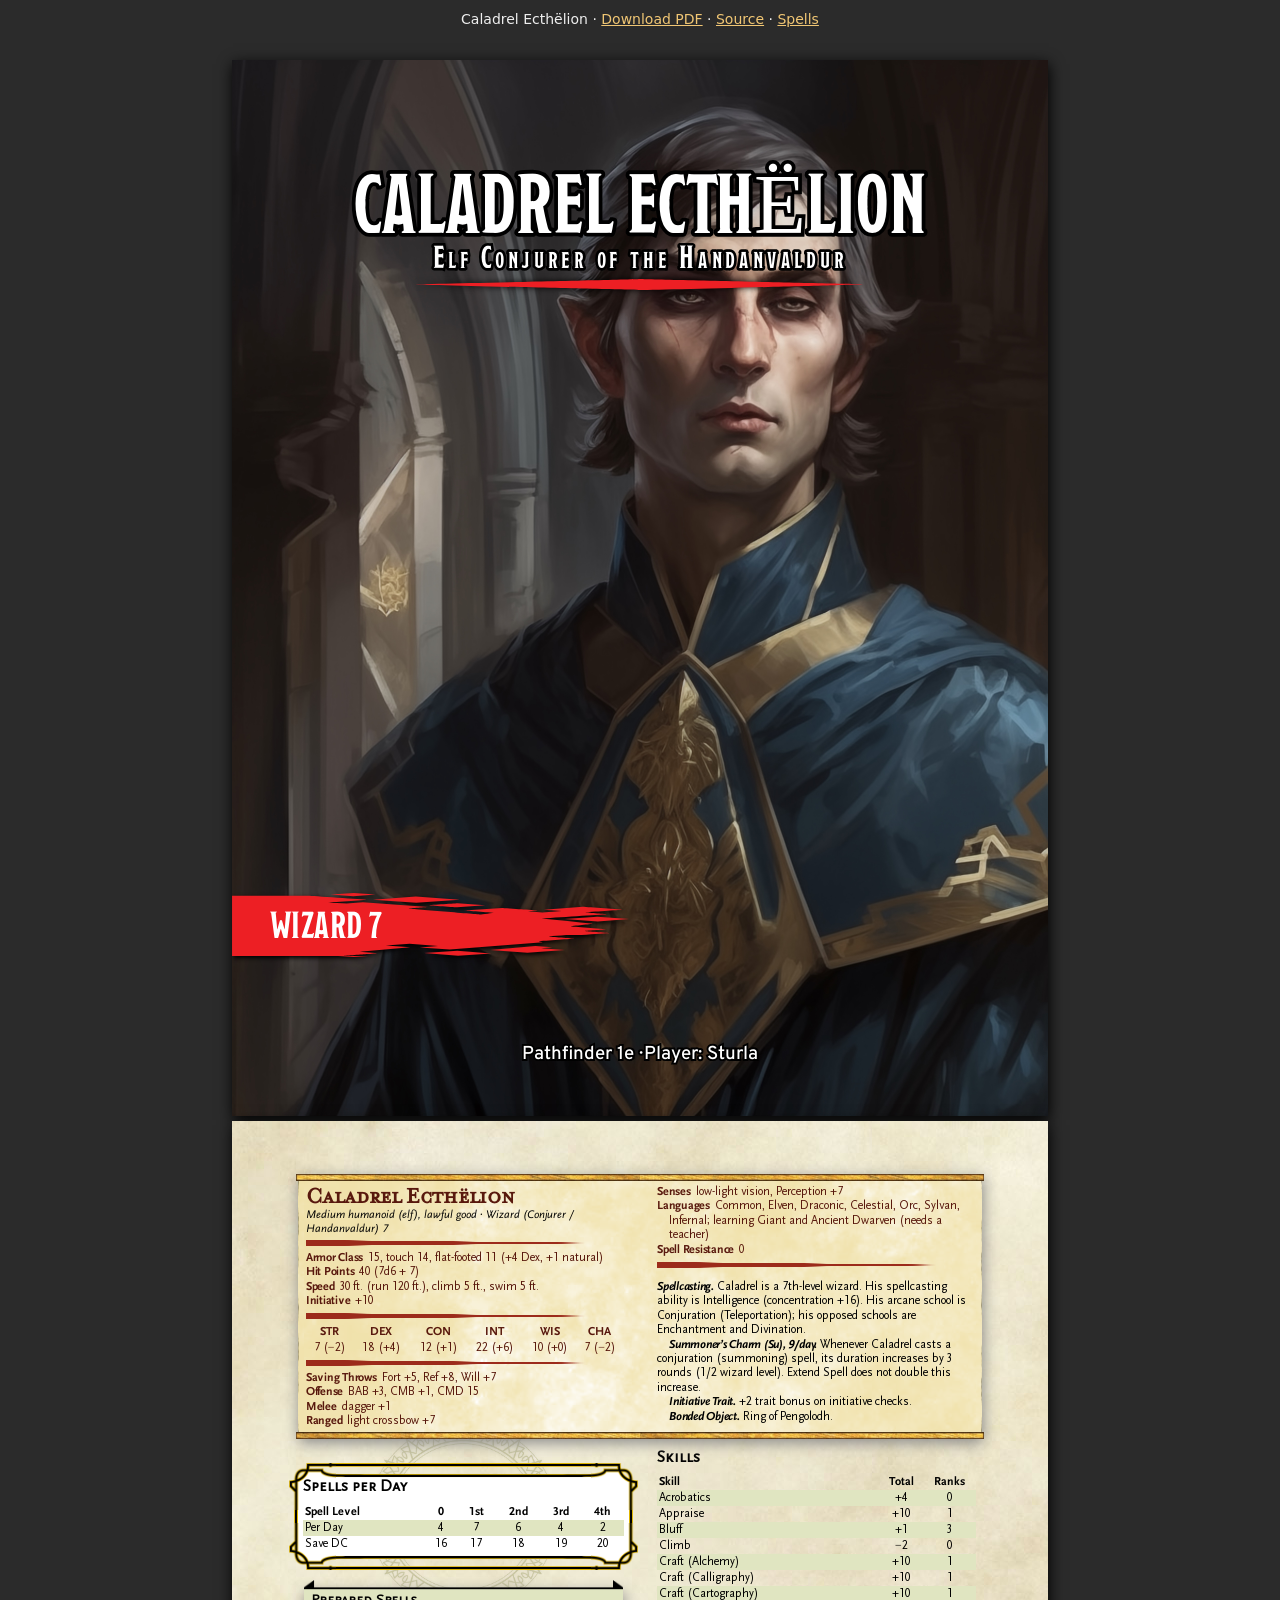
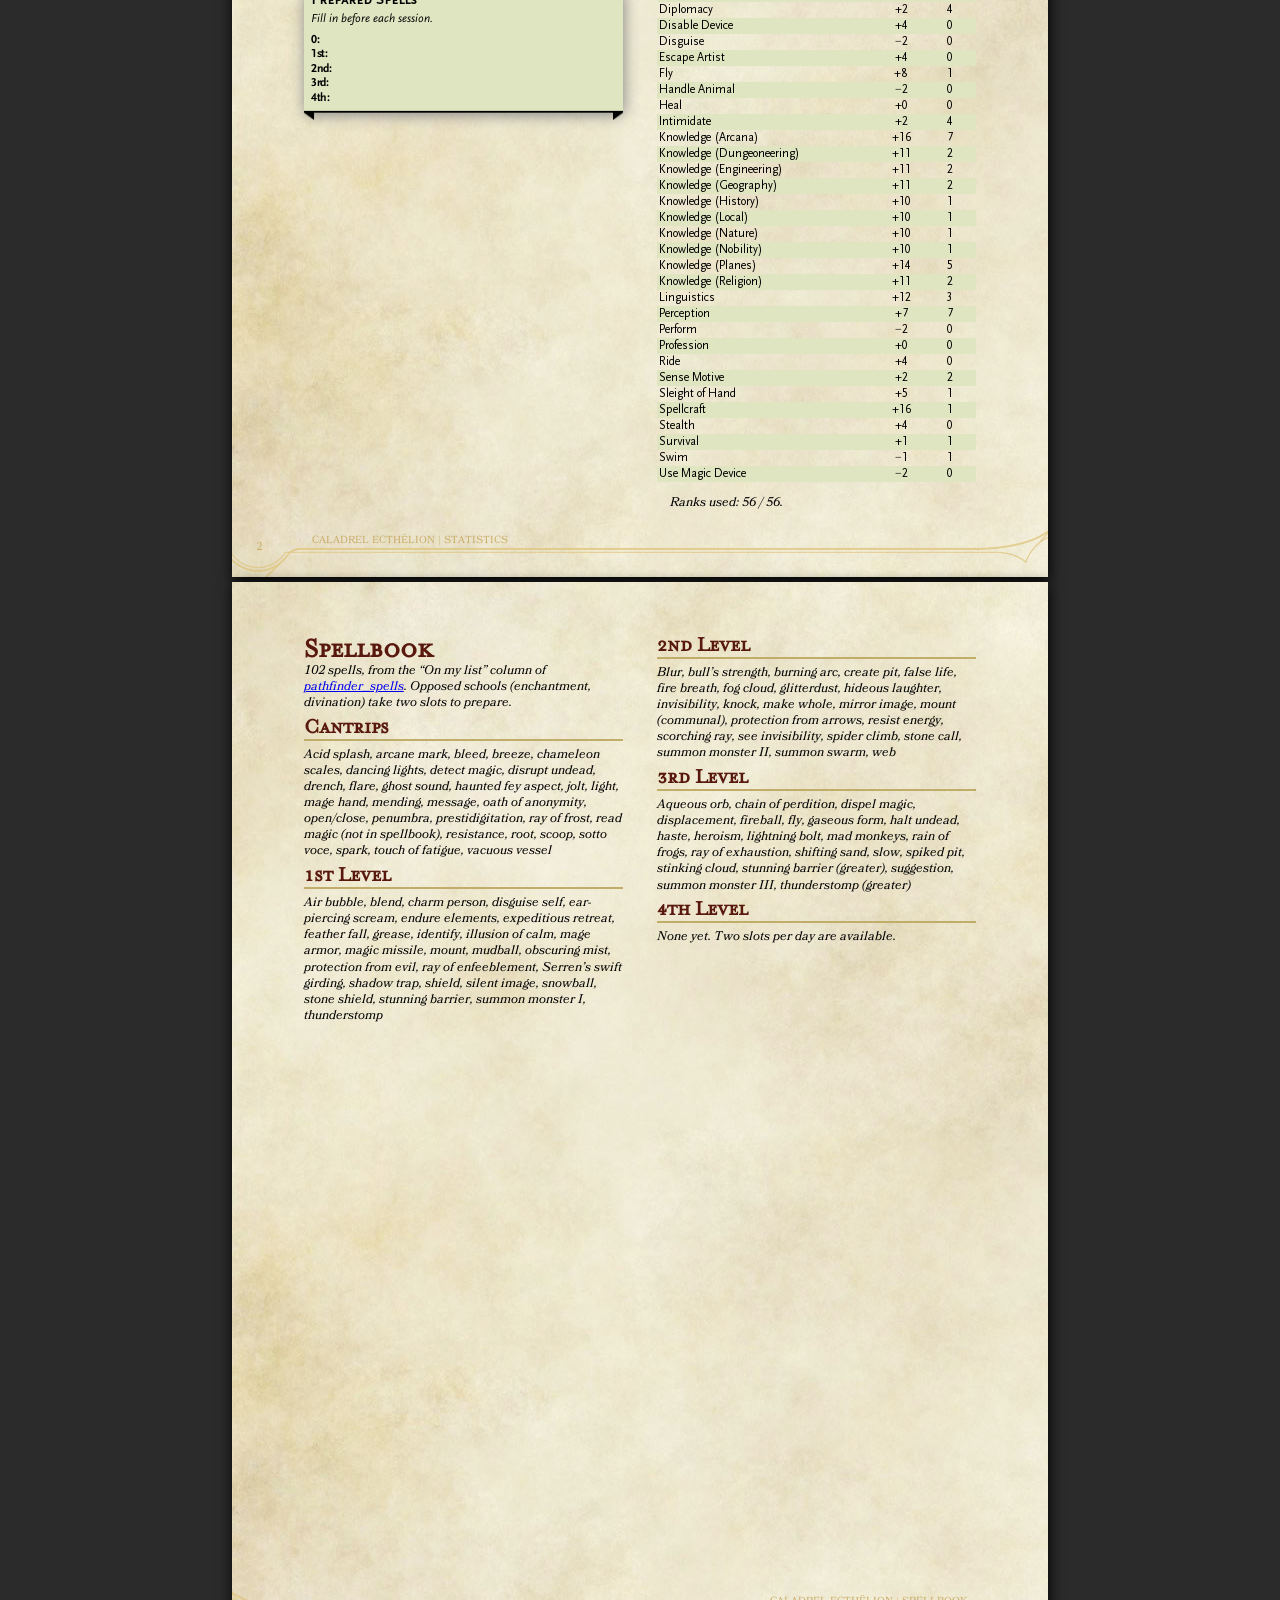
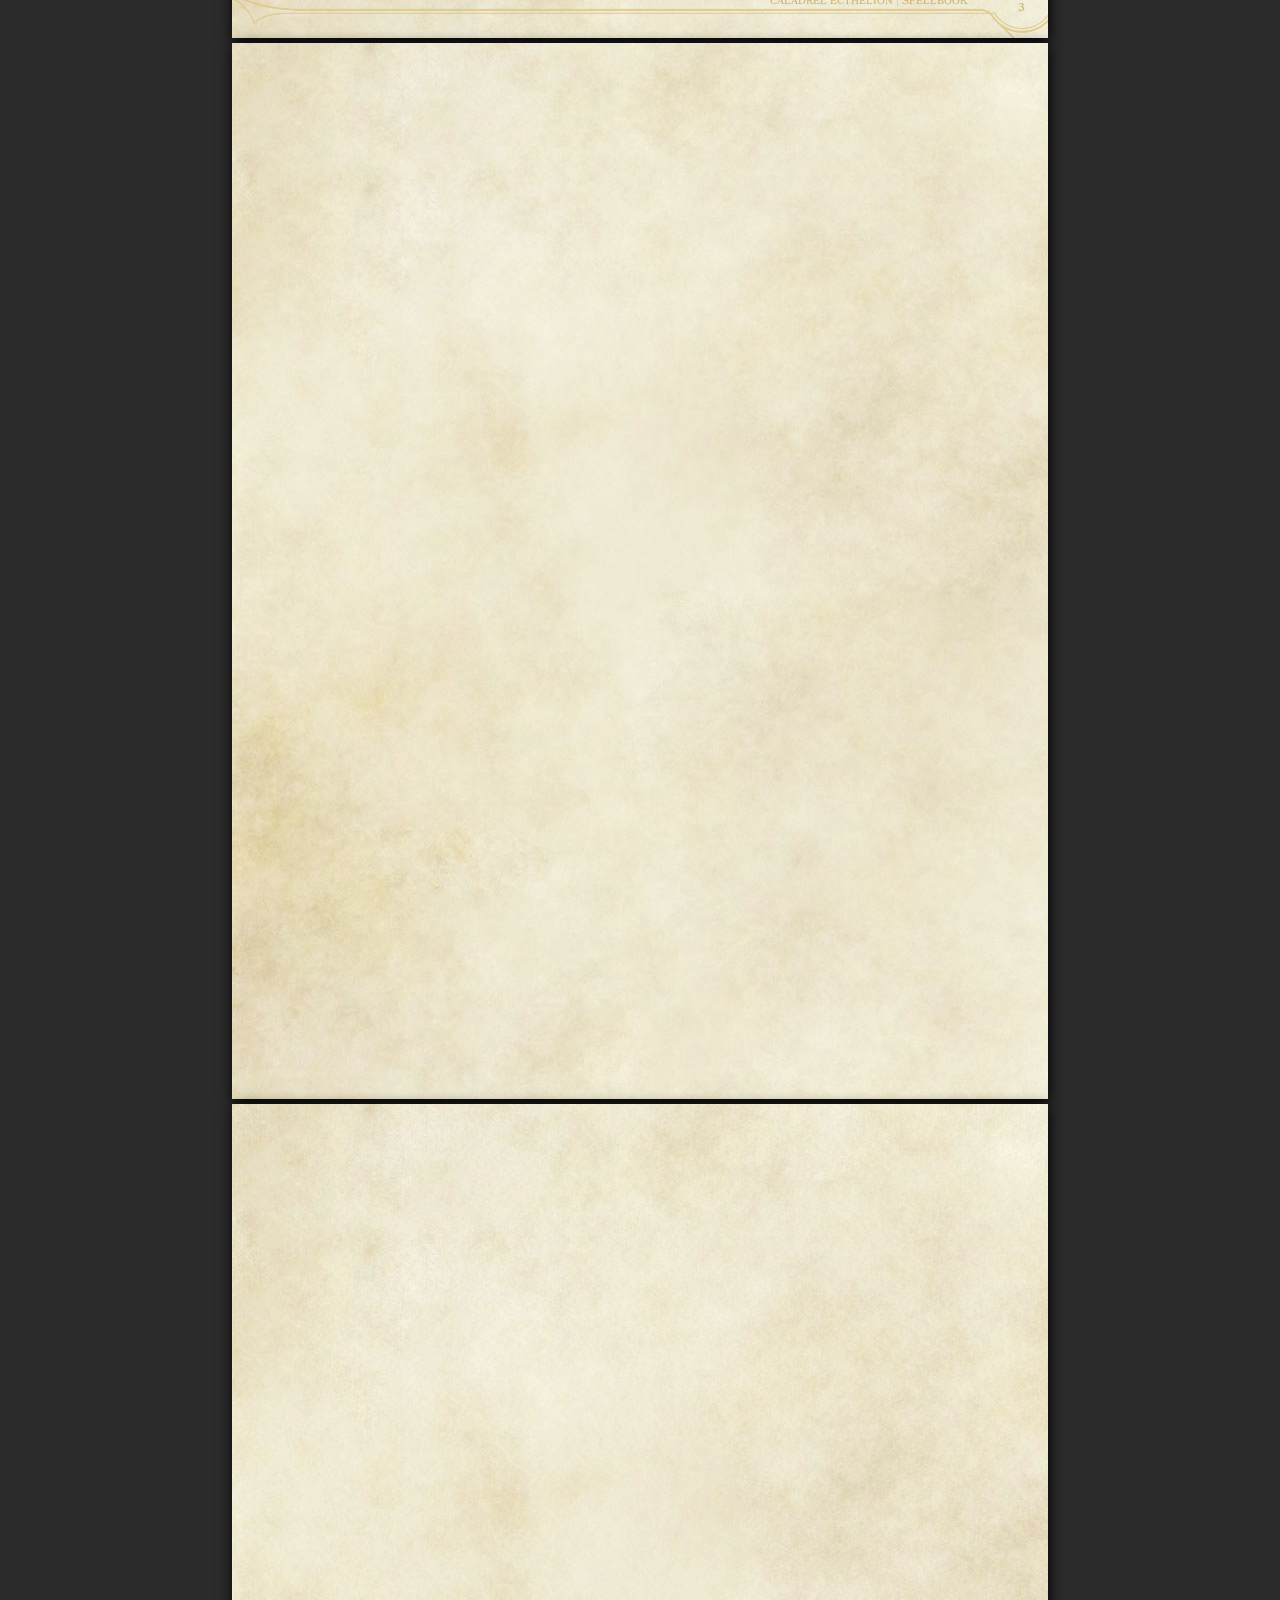
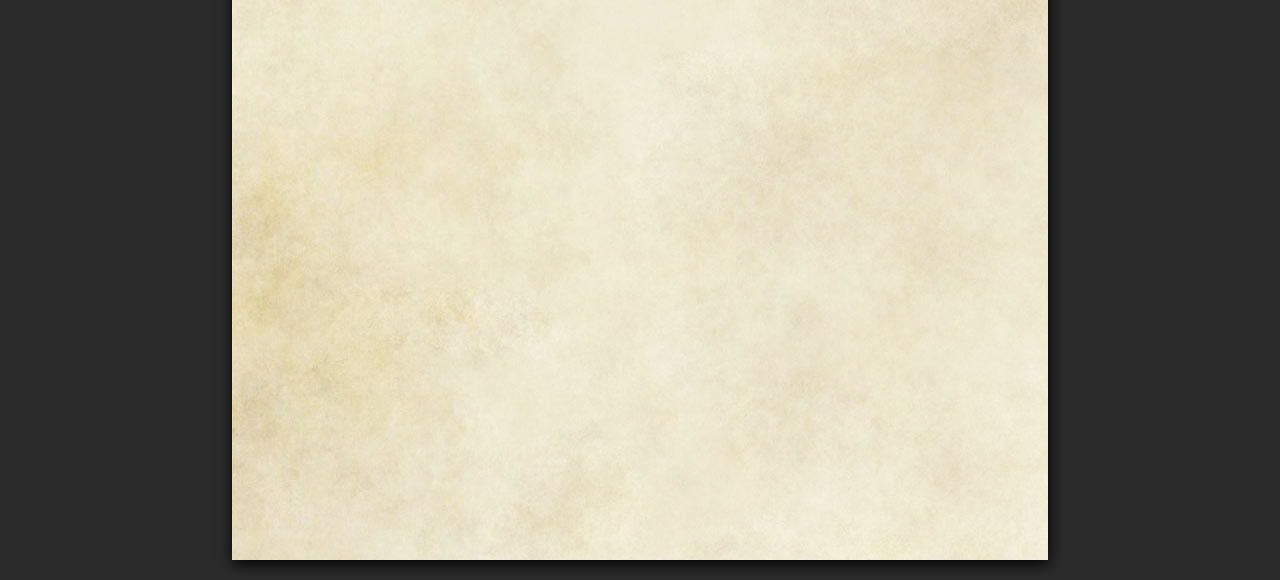
<file: site/homebrewery/index.html>
<!doctype html>
<html lang="en"><head><meta charset="utf-8">
<meta name="viewport" content="width=device-width, initial-scale=1">
<meta name="theme-color" content="#2b2b2b">
<title>Caladrel Ecthëlion · Pathfinder 1e</title>
<meta name="robots" content="noindex">
<style>@font-face { font-family: "Open Sans"; font-style: normal; font-weight: normal; src: url("data:,") format("woff2"); font-display: swap; unicode-range: U+0-FF, U+131, U+152-153, U+2BB-2BC, U+2C6, U+2DA, U+2DC, U+304, U+308, U+329, U+2000-206F, U+20AC, U+2122, U+2191, U+2193, U+2212, U+2215, U+FEFF, U+FFFD; }
@font-face { font-family: "Open Sans"; font-style: normal; font-weight: bold; src: url("data:,") format("woff2"); font-display: swap; unicode-range: U+0-FF, U+131, U+152-153, U+2BB-2BC, U+2C6, U+2DA, U+2DC, U+304, U+308, U+329, U+2000-206F, U+20AC, U+2122, U+2191, U+2193, U+2212, U+2215, U+FEFF, U+FFFD; }
@font-face { font-family: CodeLight; font-style: normal; src: url("data:,") format("opentype"); font-display: block; }
@font-face { font-family: CodeBold; font-style: normal; src: url("data:,") format("opentype"); font-display: block; }
:where(html, body, div, span, applet, object, iframe, h1, h2, h3, h4, h5, h6, p, blockquote, pre, a, abbr, acronym, address, big, cite, code, del, dfn, em, img, ins, kbd, q, s, samp, small, strike, strong, sub, sup, tt, var, b, u, i, center, dl, dt, dd, ol, ul, li, fieldset, form, button, label, legend, table, caption, tbody, tfoot, thead, tr, th, td, article, aside, canvas, details, embed, figure, figcaption, footer, header, hgroup, menu, nav, output, ruby, section, summary, time, mark, audio, video) { padding: 0px; margin: 0px; font-style: inherit; font-variant: inherit; font-weight: inherit; font-stretch: inherit; line-height: inherit; font-family: inherit; font-optical-sizing: inherit; font-size-adjust: inherit; font-kerning: inherit; font-feature-settings: inherit; font-variation-settings: inherit; font-language-override: inherit; font-size: 100%; vertical-align: baseline; border: 0px; }
:where(article, aside, details, figcaption, figure, footer, header, hgroup, menu, nav, section) { display: block; }
:where(body) { line-height: 1; }
:where(ol, ul) { list-style: none; }
:where(blockquote, q) { quotes: none; }
:where() { content: none; }
:where(table) { border-spacing: 0px; border-collapse: collapse; }
:where(button) { color: unset; text-transform: unset; background-color: unset; }
:where(i) { text-box-trim: trim-both; }
#backgroundColors.tealLight { background-color: rgb(26, 188, 156); }
#backgroundColors.teal { background-color: rgb(22, 160, 133); }
#backgroundColors.greenLight { background-color: rgb(46, 204, 113); }
#backgroundColors.green { background-color: rgb(39, 174, 96); }
#backgroundColors.blueLight { background-color: rgb(52, 152, 219); }
#backgroundColors.blue { background-color: rgb(41, 128, 185); }
#backgroundColors.purpleLight { background-color: rgb(155, 89, 182); }
#backgroundColors.purple { background-color: rgb(142, 68, 173); }
#backgroundColors.steelLight { background-color: rgb(52, 73, 94); }
#backgroundColors.steel { background-color: rgb(44, 62, 80); }
#backgroundColors.yellowLight { background-color: rgb(241, 196, 15); }
#backgroundColors.yellow { background-color: rgb(243, 156, 18); }
#backgroundColors.orangeLight { background-color: rgb(230, 126, 34); }
#backgroundColors.orange { background-color: rgb(211, 84, 0); }
#backgroundColors.redLight { background-color: rgb(231, 76, 60); }
#backgroundColors.red { background-color: rgb(192, 57, 43); }
#backgroundColors.silverLight { background-color: rgb(236, 240, 241); }
#backgroundColors.silver { background-color: rgb(189, 195, 199); }
#backgroundColors.greyLight { background-color: rgb(149, 165, 166); }
#backgroundColors.grey { background-color: rgb(127, 140, 141); }
#backgroundColorsHover.tealLight:hover { background-color: rgb(26, 188, 156); }
#backgroundColorsHover.teal:hover { background-color: rgb(22, 160, 133); }
#backgroundColorsHover.greenLight:hover { background-color: rgb(46, 204, 113); }
#backgroundColorsHover.green:hover { background-color: rgb(39, 174, 96); }
#backgroundColorsHover.blueLight:hover { background-color: rgb(52, 152, 219); }
#backgroundColorsHover.blue:hover { background-color: rgb(41, 128, 185); }
#backgroundColorsHover.purpleLight:hover { background-color: rgb(155, 89, 182); }
#backgroundColorsHover.purple:hover { background-color: rgb(142, 68, 173); }
#backgroundColorsHover.steelLight:hover { background-color: rgb(52, 73, 94); }
#backgroundColorsHover.steel:hover { background-color: rgb(44, 62, 80); }
#backgroundColorsHover.yellowLight:hover { background-color: rgb(241, 196, 15); }
#backgroundColorsHover.yellow:hover { background-color: rgb(243, 156, 18); }
#backgroundColorsHover.orangeLight:hover { background-color: rgb(230, 126, 34); }
#backgroundColorsHover.orange:hover { background-color: rgb(211, 84, 0); }
#backgroundColorsHover.redLight:hover { background-color: rgb(231, 76, 60); }
#backgroundColorsHover.red:hover { background-color: rgb(192, 57, 43); }
#backgroundColorsHover.silverLight:hover { background-color: rgb(236, 240, 241); }
#backgroundColorsHover.silver:hover { background-color: rgb(189, 195, 199); }
#backgroundColorsHover.greyLight:hover { background-color: rgb(149, 165, 166); }
#backgroundColorsHover.grey:hover { background-color: rgb(127, 140, 141); }
[data-tooltip] { position: relative; }
[data-tooltip]::before, [data-tooltip]::after { transition: 0.25s; position: absolute; z-index: 1000000; pointer-events: none; opacity: 0; }
[data-tooltip]::before { z-index: 1000001; content: ""; background: transparent; border: 6px solid transparent; }
[data-tooltip]::after { visibility: hidden; width: max-content; max-width: 60ch; padding: 8px 10px; font-size: 12px; line-height: 12px; color: white; word-break: break-word; overflow-wrap: break-word; content: attr(data-tooltip); background: rgb(56, 56, 56); }
[data-tooltip]:hover::before, [data-tooltip]:hover::after { visibility: visible; opacity: 1; }
[data-tooltip]::before { margin-top: -12px; border-bottom-color: rgb(56, 56, 56); }
[data-tooltip]::after { margin-left: -18px; }
[data-tooltip]::before, [data-tooltip]::after { top: 100%; left: 50%; translate: -50%; }
[data-tooltip]:hover::after, [data-tooltip]:hover::before, [data-tooltip]:focus::after, [data-tooltip]:focus::before { transform: translateY(8px); }
[data-tooltip-top] { position: relative; }
[data-tooltip-top]::before, [data-tooltip-top]::after { transition: 0.25s; position: absolute; z-index: 1000000; pointer-events: none; opacity: 0; }
[data-tooltip-top]::before { z-index: 1000001; content: ""; background: transparent; border: 6px solid transparent; }
[data-tooltip-top]::after { visibility: hidden; width: max-content; max-width: 60ch; padding: 8px 10px; font-size: 12px; line-height: 12px; color: white; word-break: break-word; overflow-wrap: break-word; content: attr(data-tooltip-top); background: rgb(56, 56, 56); }
[data-tooltip-top]:hover::before, [data-tooltip-top]:hover::after { visibility: visible; opacity: 1; }
[data-tooltip-top]::before { margin-bottom: -12px; border-top-color: rgb(56, 56, 56); }
[data-tooltip-top]::after { margin-left: -18px; }
[data-tooltip-top]::before, [data-tooltip-top]::after { bottom: 100%; left: 50%; translate: -50%; }
[data-tooltip-top]:hover::after, [data-tooltip-top]:hover::before, [data-tooltip-top]:focus::after, [data-tooltip-top]:focus::before { transform: translateY(-8px); }
[data-tooltip-bottom] { position: relative; }
[data-tooltip-bottom]::before, [data-tooltip-bottom]::after { transition: 0.25s; position: absolute; z-index: 1000000; pointer-events: none; opacity: 0; }
[data-tooltip-bottom]::before { z-index: 1000001; content: ""; background: transparent; border: 6px solid transparent; }
[data-tooltip-bottom]::after { visibility: hidden; width: max-content; max-width: 60ch; padding: 8px 10px; font-size: 12px; line-height: 12px; color: white; word-break: break-word; overflow-wrap: break-word; content: attr(data-tooltip-bottom); background: rgb(56, 56, 56); }
[data-tooltip-bottom]:hover::before, [data-tooltip-bottom]:hover::after { visibility: visible; opacity: 1; }
[data-tooltip-bottom]::before { margin-top: -12px; border-bottom-color: rgb(56, 56, 56); }
[data-tooltip-bottom]::after { margin-left: -18px; }
[data-tooltip-bottom]::before, [data-tooltip-bottom]::after { top: 100%; left: 50%; translate: -50%; }
[data-tooltip-bottom]:hover::after, [data-tooltip-bottom]:hover::before, [data-tooltip-bottom]:focus::after, [data-tooltip-bottom]:focus::before { transform: translateY(8px); }
[data-tooltip-left] { position: relative; }
[data-tooltip-left]::before, [data-tooltip-left]::after { transition: 0.25s; position: absolute; z-index: 1000000; pointer-events: none; opacity: 0; }
[data-tooltip-left]::before { z-index: 1000001; content: ""; background: transparent; border: 6px solid transparent; }
[data-tooltip-left]::after { visibility: hidden; width: max-content; max-width: 60ch; padding: 8px 10px; font-size: 12px; line-height: 12px; color: white; word-break: break-word; overflow-wrap: break-word; content: attr(data-tooltip-left); background: rgb(56, 56, 56); }
[data-tooltip-left]:hover::before, [data-tooltip-left]:hover::after { visibility: visible; opacity: 1; }
[data-tooltip-left]::before { margin-right: -12px; margin-bottom: -6px; border-left-color: rgb(56, 56, 56); }
[data-tooltip-left]::after { max-width: 50ch; margin-bottom: -14px; }
[data-tooltip-left]::before, [data-tooltip-left]::after { right: 100%; bottom: 50%; }
[data-tooltip-left]:hover::after, [data-tooltip-left]:hover::before, [data-tooltip-left]:focus::after, [data-tooltip-left]:focus::before { transform: translateX(-8px); }
[data-tooltip-right] { position: relative; }
[data-tooltip-right]::before, [data-tooltip-right]::after { transition: 0.25s; position: absolute; z-index: 1000000; pointer-events: none; opacity: 0; }
[data-tooltip-right]::before { z-index: 1000001; content: ""; background: transparent; border: 6px solid transparent; }
[data-tooltip-right]::after { visibility: hidden; width: max-content; max-width: 60ch; padding: 8px 10px; font-size: 12px; line-height: 12px; color: white; word-break: break-word; overflow-wrap: break-word; content: attr(data-tooltip-right); background: rgb(56, 56, 56); }
[data-tooltip-right]:hover::before, [data-tooltip-right]:hover::after { visibility: visible; opacity: 1; }
[data-tooltip-right]::before { margin-bottom: -6px; margin-left: -12px; border-right-color: rgb(56, 56, 56); }
[data-tooltip-right]::after { max-width: 50ch; margin-bottom: -14px; }
[data-tooltip-right]::before, [data-tooltip-right]::after { top: 50%; left: 100%; translate: 0px -50%; }
[data-tooltip-right]:hover::after, [data-tooltip-right]:hover::before, [data-tooltip-right]:focus::after, [data-tooltip-right]:focus::before { transform: translateX(8px); }
html, body, #reactRoot { height: 100vh; min-height: 100vh; margin: 0px; font-family: "Open Sans", sans-serif; }
* { box-sizing: border-box; }
.brewRenderer { height: 100vh; padding-top: 60px; overflow-y: scroll; will-change: transform; }
.brewRenderer:has(.facing, .flow) { padding: 60px 30px; }
.brewRenderer :where(.pages).facing { display: grid; grid-template-rows: repeat(3, auto); grid-template-columns: repeat(2, auto); gap: 10px; justify-content: safe center; }
.brewRenderer :where(.pages).facing.recto .page:first-child { grid-column-start: 2; }
.brewRenderer :where(.pages).facing :where(.page) { margin-right: unset !important; margin-left: unset !important; }
.brewRenderer :where(.pages).flow { display: flex; flex-wrap: wrap; gap: 10px; justify-content: safe center; }
.brewRenderer :where(.pages).flow :where(.page) { flex: 0 0 auto; margin-right: unset !important; margin-left: unset !important; }
.brewRenderer :where(.pages) > :where(.page) { width: 215.9mm; height: 279.4mm; margin-right: auto; margin-bottom: 30px; margin-left: auto; box-shadow: rgb(0, 0, 0) 1px 4px 14px; }
.brewRenderer :where(.pages) [id] { scroll-margin-top: 100px; }
.brewRenderer::-webkit-scrollbar { width: 20px; }
.brewRenderer::-webkit-scrollbar:horizontal { width: auto; height: 20px; }
.brewRenderer::-webkit-scrollbar-thumb { background: linear-gradient(90deg, rgb(211, 193, 175) 15px, rgba(0, 0, 0, 0) 15px); }
.brewRenderer::-webkit-scrollbar-thumb:horizontal { background: linear-gradient(0deg, rgb(211, 193, 175) 15px, rgba(0, 0, 0, 0) 15px); }
.brewRenderer::-webkit-scrollbar-corner { visibility: hidden; }
@supports (break-after:always) {
  .brewRenderer .columnSplit { margin-bottom: 100vh; }
}
.pane { position: relative; }
@media print {
  .toolBar { display: none; }
  .brewRenderer { height: 100%; padding: unset; overflow-y: unset; }
  .brewRenderer:has(.facing, .flow) { padding: unset; }
  .brewRenderer .pages { display: block; margin: 0px; zoom: 100% !important; }
  .brewRenderer .pages > .page { box-shadow: unset; }
  .headerNav { visibility: hidden; }
}
.headerNav { position: fixed; top: 32px; left: 0px; max-width: 40vw; max-height: calc(-32px + 100vh); padding: 5px 10px; overflow-y: auto; background-color: rgb(204, 204, 204); border-radius: 5px; }
.headerNav.active { padding-bottom: 10px; }
.headerNav.active .navIcon { padding-bottom: 10px; }
.headerNav .navIcon { cursor: pointer; }
.headerNav li { list-style-type: none; }
.headerNav li a { display: inline-block; width: 100%; padding: 2px; font-family: "Open Sans"; font-size: 12px; color: inherit; text-decoration: none; cursor: pointer; }
.headerNav li a:hover { text-decoration: underline; }
.headerNav li a.pageLink { font-weight: 900; }
.headerNav li a.depth-0 { padding-left: 0em; }
.headerNav li a.depth-1 { padding-left: 0.5em; }
.headerNav li a.depth-2 { padding-left: 1em; }
.headerNav li a.depth-3 { padding-left: 1.5em; }
.headerNav li a.depth-4 { padding-left: 2em; }
.headerNav li a.depth-5 { padding-left: 2.5em; }
.headerNav li a.depth-6 { padding-left: 3em; }
.headerNav li a.depth-7 { padding-left: 3.5em; }
@font-face { font-family: Pagella; font-style: normal; font-weight: normal; src: url("data:,"); }
@font-face { font-family: Pagella; font-style: normal; font-weight: bold; src: url("data:,"); }
@font-face { font-family: Pagella; font-style: italic; font-weight: normal; src: url("data:,"); }
@font-face { font-family: Pagella; font-style: italic; font-weight: bold; src: url("data:,"); }
@font-face { font-family: BookInsanityRemake; font-style: normal; font-weight: normal; src: url("assets/4ea1a30f7f.woff2"); }
@font-face { font-family: BookInsanityRemake; font-style: normal; font-weight: bold; src: url("assets/1eabf23ddc.woff2"); }
@font-face { font-family: BookInsanityRemake; font-style: italic; font-weight: normal; src: url("assets/2775f50b6e.woff2"); }
@font-face { font-family: BookInsanityRemake; font-style: italic; font-weight: bold; src: url("data:,"); }
@font-face { font-family: ScalySansRemake; font-style: normal; font-weight: normal; src: url("assets/22d5944742.woff2"); }
@font-face { font-family: ScalySansRemake; font-style: normal; font-weight: bold; src: url("assets/229b1f59ac.woff2"); }
@font-face { font-family: ScalySansRemake; font-style: italic; font-weight: normal; src: url("assets/c17ccd6141.woff2"); }
@font-face { font-family: ScalySansRemake; font-style: italic; font-weight: bold; src: url("assets/c669da7391.woff2"); }
@font-face { font-family: ScalySansSmallCapsRemake; font-style: normal; font-weight: normal; src: url("assets/eeb15f021a.woff2"); }
@font-face { font-family: WalterTurncoat; font-style: normal; font-weight: normal; src: url("data:,"); }
@font-face { font-family: MrEavesRemake; font-style: normal; font-weight: normal; src: url("assets/b2344c8e62.woff2"); }
@font-face { font-family: SolberaImitationRemake; font-style: italic; font-weight: 100 1000; src: url("data:,"); }
@font-face { font-family: NodestoCapsCondensed; font-style: normal; font-weight: normal; src: url("assets/227d430bd2.woff2"); }
@font-face { font-family: NodestoCapsCondensed; font-style: normal; font-weight: bold; src: url("data:,"); }
@font-face { font-family: NodestoCapsCondensed; font-style: italic; font-weight: normal; src: url("data:,"); }
@font-face { font-family: NodestoCapsCondensed; font-style: italic; font-weight: bold; src: url("data:,"); }
@font-face { font-family: NodestoCapsWide; font-style: normal; font-weight: normal; src: url("data:,"); }
@font-face { font-family: Overpass; font-style: normal; font-weight: 500; src: url("assets/83ee60743b.woff2"); }
@font-face { font-family: Davek; font-style: normal; font-weight: 500; src: url("data:,"); }
@font-face { font-family: Iokharic; font-style: normal; font-weight: 500; src: url("data:,"); }
@font-face { font-family: Rellanic; font-style: normal; font-weight: 500; src: url("data:,"); }
@font-face { font-family: Elderberry-Inn; font-style: normal; font-weight: normal; src: url("data:,"); }
.ei { display: inline; font-family: Elderberry-Inn; line-height: 1; vertical-align: baseline; text-rendering: auto; -webkit-font-smoothing: antialiased; }
.ei.book::before { content: ""; }
.ei.screen::before { content: ""; }
.ei.spell-0::before { content: ""; }
.ei.spell-1::before { content: ""; }
.ei.spell-2::before { content: ""; }
.ei.spell-3::before { content: ""; }
.ei.spell-4::before { content: ""; }
.ei.spell-5::before { content: ""; }
.ei.spell-6::before { content: ""; }
.ei.spell-7::before { content: ""; }
.ei.spell-8::before { content: ""; }
.ei.spell-9::before { content: ""; }
.ei.acid::before { content: ""; }
.ei.bludgeoning::before { content: ""; }
.ei.cold::before { content: ""; }
.ei.fire::before { content: ""; }
.ei.force::before { content: ""; }
.ei.lightning::before { content: ""; }
.ei.necrotic::before { content: ""; }
.ei.piercing::before { content: ""; }
.ei.poison::before { content: ""; }
.ei.psychic::before { content: ""; }
.ei.radiant::before { content: ""; }
.ei.slashing::before { content: ""; }
.ei.thunder::before { content: ""; }
.ei.blinded::before { content: ""; }
.ei.charmed::before { content: ""; }
.ei.deafened::before { content: ""; }
.ei.exhaust-1::before { content: ""; }
.ei.exhaust-2::before { content: ""; }
.ei.exhaust-3::before { content: ""; }
.ei.exhaust-4::before { content: ""; }
.ei.exhaust-5::before { content: ""; }
.ei.exhaust-6::before { content: ""; }
.ei.frightened::before { content: ""; }
.ei.grappled::before { content: ""; }
.ei.incapacitated::before { content: ""; }
.ei.unconscious::before { content: ""; }
.ei.invisible::before { content: ""; }
.ei.paralyzed::before { content: ""; }
.ei.petrified::before { content: ""; }
.ei.poisoned::before { content: ""; }
.ei.prone::before { content: ""; }
.ei.restrained::before { content: ""; }
.ei.stunned::before { content: ""; }
.ei.barbarian-rage::before { content: ""; }
.ei.barbarian-reckless-attack::before { content: ""; }
.ei.bardic-inspiration::before { content: ""; }
.ei.cleric-channel-divinity::before { content: ""; }
.ei.druid-wild-shape::before { content: ""; }
.ei.fighter-action-surge::before { content: ""; }
.ei.fighter-second-wind::before { content: ""; }
.ei.monk-flurry-blows::before { content: ""; }
.ei.monk-patient-defense::before { content: ""; }
.ei.monk-step-of-the-wind::before { content: ""; }
.ei.monk-step-of-the-wind-2::before { content: ""; }
.ei.monk-step-of-the-wind-3::before { content: ""; }
.ei.monk-stunning-strike::before { content: ""; }
.ei.monk-stunning-strike-2::before { content: ""; }
.ei.paladin-divine-smite::before { content: ""; }
.ei.paladin-lay-on-hands::before { content: ""; }
.ei.barbarian-abilities::before { content: ""; }
.ei.barbarian::before { content: ""; }
.ei.bard-abilities::before { content: ""; }
.ei.bard::before { content: ""; }
.ei.cleric-abilities::before { content: ""; }
.ei.cleric::before { content: ""; }
.ei.druid-abilities::before { content: ""; }
.ei.druid::before { content: ""; }
.ei.fighter-abilities::before { content: ""; }
.ei.fighter::before { content: ""; }
.ei.monk-abilities::before { content: ""; }
.ei.monk::before { content: ""; }
.ei.paladin-abilities::before { content: ""; }
.ei.paladin::before { content: ""; }
.ei.ranger-abilities::before { content: ""; }
.ei.ranger::before { content: ""; }
.ei.rogue-abilities::before { content: ""; }
.ei.rogue::before { content: ""; }
.ei.sorcerer-abilities::before { content: ""; }
.ei.sorcerer::before { content: ""; }
.ei.warlock-abilities::before { content: ""; }
.ei.warlock::before { content: ""; }
.ei.wizard-abilities::before { content: ""; }
.ei.wizard::before { content: ""; }
.ei.movement::before { content: ""; }
.ei.action::before { content: ""; }
.ei.bonus-action::before { content: ""; }
.ei.reaction::before { content: ""; }
.ei.acid-arrow::before { content: ""; }
.ei.action-1::before { content: ""; }
.ei.alter-self::before { content: ""; }
.ei.alter-self-2::before { content: ""; }
.ei.magic-beans::before { content: ""; }
.ei.animal-friendship::before { content: ""; }
.ei.animate-dead::before { content: ""; }
.ei.animate-objects::before { content: ""; }
.ei.animate-objects-2::before { content: ""; }
.ei.bane::before { content: ""; }
.ei.bless::before { content: ""; }
.ei.blur::before { content: ""; }
.ei.bonus::before { content: ""; }
.ei.branding-smite::before { content: ""; }
.ei.burning-hands::before { content: ""; }
.ei.charm-person::before { content: ""; }
.ei.chill-touch::before { content: ""; }
.ei.cloudkill::before { content: ""; }
.ei.comprehend-languages::before { content: ""; }
.ei.cone-of-cold::before { content: ""; }
.ei.conjure-elemental::before { content: ""; }
.ei.conjure-minor-elemental::before { content: ""; }
.ei.control-water::before { content: ""; }
.ei.counterspell::before { content: ""; }
.ei.cure-wounds::before { content: ""; }
.ei.dancing-lights::before { content: ""; }
.ei.darkness::before { content: ""; }
.ei.detect-magic::before { content: ""; }
.ei.disguise-self::before { content: ""; }
.ei.disintegrate::before { content: ""; }
.ei.dispel-evil-and-good::before { content: ""; }
.ei.dispel-magic::before { content: ""; }
.ei.dominate-monster::before { content: ""; }
.ei.dominate-person::before { content: ""; }
.ei.eldritch-blast::before { content: ""; }
.ei.enlarge-reduce::before { content: ""; }
.ei.entangle::before { content: ""; }
.ei.faerie-fire::before { content: ""; }
.ei.faerie-fire2::before { content: ""; }
.ei.feather-fall::before { content: ""; }
.ei.find-familiar::before { content: ""; }
.ei.finger-of-death::before { content: ""; }
.ei.fireball::before { content: ""; }
.ei.floating-disk::before { content: ""; }
.ei.fly::before { content: ""; }
.ei.fog-cloud::before { content: ""; }
.ei.gaseous-form::before { content: ""; }
.ei.gaseous-form2::before { content: ""; }
.ei.gentle-repose::before { content: ""; }
.ei.gentle-repose2::before { content: ""; }
.ei.globe-of-invulnerability::before { content: ""; }
.ei.guiding-bolt::before { content: ""; }
.ei.healing-word::before { content: ""; }
.ei.heat-metal::before { content: ""; }
.ei.hellish-rebuke::before { content: ""; }
.ei.heroes-feast::before { content: ""; }
.ei.heroism::before { content: ""; }
.ei.hideous-laughter::before { content: ""; }
.ei.identify::before { content: ""; }
.ei.illusory-script::before { content: ""; }
.ei.inflict-wounds::before { content: ""; }
.ei.light::before { content: ""; }
.ei.longstrider::before { content: ""; }
.ei.mage-armor::before { content: ""; }
.ei.mage-hand::before { content: ""; }
.ei.magic-missile::before { content: ""; }
.ei.mass-cure-wounds::before { content: ""; }
.ei.mass-healing-word::before { content: ""; }
.ei.Mending::before { content: ""; }
.ei.message::before { content: ""; }
.ei.Minor-illusion::before { content: ""; }
.ei.movement1::before { content: ""; }
.ei.polymorph::before { content: ""; }
.ei.power-word-kill::before { content: ""; }
.ei.power-word-stun::before { content: ""; }
.ei.prayer-of-healing::before { content: ""; }
.ei.prestidigitation::before { content: ""; }
.ei.protection-from-evil-and-good::before { content: ""; }
.ei.raise-dead::before { content: ""; }
.ei.raise-dead2::before { content: ""; }
.ei.reaction1::before { content: ""; }
.ei.resurrection::before { content: ""; }
.ei.resurrection2::before { content: ""; }
.ei.revivify::before { content: ""; }
.ei.revivify2::before { content: ""; }
.ei.sacred-flame::before { content: ""; }
.ei.sanctuary::before { content: ""; }
.ei.scorching-ray::before { content: ""; }
.ei.sending::before { content: ""; }
.ei.shatter::before { content: ""; }
.ei.shield::before { content: ""; }
.ei.silent-image::before { content: ""; }
.ei.sleep::before { content: ""; }
.ei.speak-with-animals::before { content: ""; }
.ei.telekinesis::before { content: ""; }
.ei.true-strike::before { content: ""; }
.ei.vicious-mockery::before { content: ""; }
.ei.wall-of-fire::before { content: ""; }
.ei.wall-of-force::before { content: ""; }
.ei.wall-of-ice::before { content: ""; }
.ei.wall-of-stone::before { content: ""; }
.ei.wall-of-thorns::before { content: ""; }
.ei.wish::before { content: ""; }
@font-face { font-family: DiceFont; font-style: normal; font-weight: normal; src: url("data:,"); }
.df { display: inline; font-family: DiceFont; font-style: normal; font-weight: normal; font-variant: normal; line-height: 1; text-transform: none; text-decoration: inherit; text-rendering: optimizelegibility; -webkit-font-smoothing: antialiased; }
.df.F::before { content: ""; }
.df.F-minus::before { content: ""; }
.df.F-plus::before { content: ""; }
.df.F-zero::before { content: ""; }
.df.d10::before { content: ""; }
.df.d10-0::before { content: ""; }
.df.d10-1::before { content: ""; }
.df.d10-10::before { content: ""; }
.df.d10-2::before { content: ""; }
.df.d10-3::before { content: ""; }
.df.d10-4::before { content: ""; }
.df.d10-5::before { content: ""; }
.df.d10-6::before { content: ""; }
.df.d10-7::before { content: ""; }
.df.d10-8::before { content: ""; }
.df.d10-9::before { content: ""; }
.df.d12::before { content: ""; }
.df.d12-1::before { content: ""; }
.df.d12-10::before { content: ""; }
.df.d12-11::before { content: ""; }
.df.d12-12::before { content: ""; }
.df.d12-2::before { content: ""; }
.df.d12-3::before { content: ""; }
.df.d12-4::before { content: ""; }
.df.d12-5::before { content: ""; }
.df.d12-6::before { content: ""; }
.df.d12-7::before { content: ""; }
.df.d12-8::before { content: ""; }
.df.d12-9::before { content: ""; }
.df.d2::before { content: ""; }
.df.d2-1::before { content: ""; }
.df.d2-2::before { content: ""; }
.df.d20::before { content: ""; }
.df.d20-1::before { content: ""; }
.df.d20-10::before { content: ""; }
.df.d20-11::before { content: ""; }
.df.d20-12::before { content: ""; }
.df.d20-13::before { content: ""; }
.df.d20-14::before { content: ""; }
.df.d20-15::before { content: ""; }
.df.d20-16::before { content: ""; }
.df.d20-17::before { content: ""; }
.df.d20-18::before { content: ""; }
.df.d20-19::before { content: ""; }
.df.d20-2::before { content: ""; }
.df.d20-20::before { content: ""; }
.df.d20-3::before { content: ""; }
.df.d20-4::before { content: ""; }
.df.d20-5::before { content: ""; }
.df.d20-6::before { content: ""; }
.df.d20-7::before { content: ""; }
.df.d20-8::before { content: ""; }
.df.d20-9::before { content: ""; }
.df.d4::before { content: ""; }
.df.d4-1::before { content: ""; }
.df.d4-2::before { content: ""; }
.df.d4-3::before { content: ""; }
.df.d4-4::before { content: ""; }
.df.d6::before { content: ""; }
.df.d6-1::before { content: ""; }
.df.d6-2::before { content: ""; }
.df.d6-3::before { content: ""; }
.df.d6-4::before { content: ""; }
.df.d6-5::before { content: ""; }
.df.d6-6::before { content: ""; }
.df.d8::before { content: ""; }
.df.d8-1::before { content: ""; }
.df.d8-2::before { content: ""; }
.df.d8-3::before { content: ""; }
.df.d8-4::before { content: ""; }
.df.d8-5::before { content: ""; }
.df.d8-6::before { content: ""; }
.df.d8-7::before { content: ""; }
.df.d8-8::before { content: ""; }
.df.d10-00::before { content: ""; }
.df.d10-01::before { content: ""; }
.df.d10-02::before { content: ""; }
.df.d10-03::before { content: ""; }
.df.d10-04::before { content: ""; }
.df.d10-05::before { content: ""; }
.df.d10-06::before { content: ""; }
.df.d10-07::before { content: ""; }
.df.d10-08::before { content: ""; }
.df.d10-09::before { content: ""; }
.df.d10-11::before { content: ""; }
.df.d10-12::before { content: ""; }
.df.d10-13::before { content: ""; }
.df.d10-14::before { content: ""; }
.df.d10-15::before { content: ""; }
.df.d10-16::before { content: ""; }
.df.d10-17::before { content: ""; }
.df.d10-18::before { content: ""; }
.df.d10-19::before { content: ""; }
.df.d10-20::before { content: ""; }
.df.d10-21::before { content: ""; }
.df.d10-22::before { content: ""; }
.df.d10-23::before { content: ""; }
.df.d10-24::before { content: ""; }
.df.d10-25::before { content: ""; }
.df.d10-26::before { content: ""; }
.df.d10-27::before { content: ""; }
.df.d10-28::before { content: ""; }
.df.d10-29::before { content: ""; }
.df.d10-30::before { content: ""; }
.df.d10-31::before { content: ""; }
.df.d10-32::before { content: ""; }
.df.d10-33::before { content: ""; }
.df.d10-34::before { content: ""; }
.df.d10-35::before { content: ""; }
.df.d10-36::before { content: ""; }
.df.d10-37::before { content: ""; }
.df.d10-38::before { content: ""; }
.df.d10-39::before { content: ""; }
.df.d10-40::before { content: ""; }
.df.d10-41::before { content: ""; }
.df.d10-42::before { content: ""; }
.df.d10-43::before { content: ""; }
.df.d10-44::before { content: ""; }
.df.d10-45::before { content: ""; }
.df.d10-46::before { content: ""; }
.df.d10-47::before { content: ""; }
.df.d10-48::before { content: ""; }
.df.d10-49::before { content: ""; }
.df.d10-50::before { content: ""; }
.df.d10-51::before { content: ""; }
.df.d10-52::before { content: ""; }
.df.d10-53::before { content: ""; }
.df.d10-54::before { content: ""; }
.df.d10-55::before { content: ""; }
.df.d10-56::before { content: ""; }
.df.d10-57::before { content: ""; }
.df.d10-58::before { content: ""; }
.df.d10-59::before { content: ""; }
.df.d10-60::before { content: ""; }
.df.d10-61::before { content: ""; }
.df.d10-62::before { content: ""; }
.df.d10-63::before { content: ""; }
.df.d10-64::before { content: ""; }
.df.d10-65::before { content: ""; }
.df.d10-66::before { content: ""; }
.df.d10-67::before { content: ""; }
.df.d10-68::before { content: ""; }
.df.d10-69::before { content: ""; }
.df.d10-70::before { content: ""; }
.df.d10-71::before { content: ""; }
.df.d10-72::before { content: ""; }
.df.d10-73::before { content: ""; }
.df.d10-74::before { content: ""; }
.df.d10-75::before { content: ""; }
.df.d10-76::before { content: ""; }
.df.d10-77::before { content: ""; }
.df.d10-78::before { content: ""; }
.df.d10-79::before { content: ""; }
.df.d10-80::before { content: ""; }
.df.d10-81::before { content: ""; }
.df.d10-82::before { content: ""; }
.df.d10-83::before { content: ""; }
.df.d10-84::before { content: ""; }
.df.d10-85::before { content: ""; }
.df.d10-86::before { content: ""; }
.df.d10-87::before { content: ""; }
.df.d10-88::before { content: ""; }
.df.d10-89::before { content: ""; }
.df.d10-90::before { content: ""; }
.df.d10-91::before { content: ""; }
.df.d10-92::before { content: ""; }
.df.d10-93::before { content: ""; }
.df.d10-94::before { content: ""; }
.df.d10-95::before { content: ""; }
.df.d10-96::before { content: ""; }
.df.d10-97::before { content: ""; }
.df.d10-98::before { content: ""; }
.df.d10-99::before { content: ""; }
.df.d10-100::before { content: ""; }
.df.d100-00::before { content: ""; }
.df.d100-01::before { content: ""; }
.df.d100-02::before { content: ""; }
.df.d100-03::before { content: ""; }
.df.d100-04::before { content: ""; }
.df.d100-05::before { content: ""; }
.df.d100-06::before { content: ""; }
.df.d100-07::before { content: ""; }
.df.d100-08::before { content: ""; }
.df.d100-09::before { content: ""; }
.df.d100-10::before { content: ""; }
.df.d100-11::before { content: ""; }
.df.d100-12::before { content: ""; }
.df.d100-13::before { content: ""; }
.df.d100-14::before { content: ""; }
.df.d100-15::before { content: ""; }
.df.d100-16::before { content: ""; }
.df.d100-17::before { content: ""; }
.df.d100-18::before { content: ""; }
.df.d100-19::before { content: ""; }
.df.d100-20::before { content: ""; }
.df.d100-21::before { content: ""; }
.df.d100-22::before { content: ""; }
.df.d100-23::before { content: ""; }
.df.d100-24::before { content: ""; }
.df.d100-25::before { content: ""; }
.df.d100-26::before { content: ""; }
.df.d100-27::before { content: ""; }
.df.d100-28::before { content: ""; }
.df.d100-29::before { content: ""; }
.df.d100-30::before { content: ""; }
.df.d100-31::before { content: ""; }
.df.d100-32::before { content: ""; }
.df.d100-33::before { content: ""; }
.df.d100-34::before { content: ""; }
.df.d100-35::before { content: ""; }
.df.d100-36::before { content: ""; }
.df.d100-37::before { content: ""; }
.df.d100-38::before { content: ""; }
.df.d100-39::before { content: ""; }
.df.d100-40::before { content: ""; }
.df.d100-41::before { content: ""; }
.df.d100-42::before { content: ""; }
.df.d100-43::before { content: ""; }
.df.d100-44::before { content: ""; }
.df.d100-45::before { content: ""; }
.df.d100-46::before { content: ""; }
.df.d100-47::before { content: ""; }
.df.d100-48::before { content: ""; }
.df.d100-49::before { content: ""; }
.df.d100-50::before { content: ""; }
.df.d100-51::before { content: ""; }
.df.d100-52::before { content: ""; }
.df.d100-53::before { content: ""; }
.df.d100-54::before { content: ""; }
.df.d100-55::before { content: ""; }
.df.d100-56::before { content: ""; }
.df.d100-57::before { content: ""; }
.df.d100-58::before { content: ""; }
.df.d100-59::before { content: ""; }
.df.d100-60::before { content: ""; }
.df.d100-61::before { content: ""; }
.df.d100-62::before { content: ""; }
.df.d100-63::before { content: ""; }
.df.d100-64::before { content: ""; }
.df.d100-65::before { content: ""; }
.df.d100-66::before { content: ""; }
.df.d100-67::before { content: ""; }
.df.d100-68::before { content: ""; }
.df.d100-69::before { content: ""; }
.df.d100-70::before { content: ""; }
.df.d100-71::before { content: ""; }
.df.d100-72::before { content: ""; }
.df.d100-73::before { content: ""; }
.df.d100-74::before { content: ""; }
.df.d100-75::before { content: ""; }
.df.d100-76::before { content: ""; }
.df.d100-77::before { content: ""; }
.df.d100-78::before { content: ""; }
.df.d100-79::before { content: ""; }
.df.d100-80::before { content: ""; }
.df.d100-81::before { content: ""; }
.df.d100-82::before { content: ""; }
.df.d100-83::before { content: ""; }
.df.d100-84::before { content: ""; }
.df.d100-85::before { content: ""; }
.df.d100-86::before { content: ""; }
.df.d100-87::before { content: ""; }
.df.d100-88::before { content: ""; }
.df.d100-89::before { content: ""; }
.df.d100-90::before { content: ""; }
.df.d100-91::before { content: ""; }
.df.d100-92::before { content: ""; }
.df.d100-93::before { content: ""; }
.df.d100-94::before { content: ""; }
.df.d100-95::before { content: ""; }
.df.d100-96::before { content: ""; }
.df.d100-97::before { content: ""; }
.df.d100-98::before { content: ""; }
.df.d100-99::before { content: ""; }
.df.d100-100::before { content: ""; }
.df.d100::before { content: ""; }
.df.dot-d6::before { content: ""; }
.df.dot-d6-1::before { content: ""; }
.df.dot-d6-2::before { content: ""; }
.df.dot-d6-3::before { content: ""; }
.df.dot-d6-4::before { content: ""; }
.df.dot-d6-5::before { content: ""; }
.df.dot-d6-6::before { content: ""; }
.df.small-dot-d6-1::before { content: ""; }
.df.small-dot-d6-2::before { content: ""; }
.df.small-dot-d6-3::before { content: ""; }
.df.small-dot-d6-4::before { content: ""; }
.df.small-dot-d6-5::before { content: ""; }
.df.small-dot-d6-6::before { content: ""; }
.df.solid-small-dot-d6-1::before { content: ""; }
.df.solid-small-dot-d6-2::before { content: ""; }
.df.solid-small-dot-d6-3::before { content: ""; }
.df.solid-small-dot-d6-4::before { content: ""; }
.df.solid-small-dot-d6-5::before { content: ""; }
.df.solid-small-dot-d6-6::before { content: ""; }
@font-face { font-family: Game-Icons; font-style: normal; font-weight: normal; src: url("data:,") format("woff"); font-display: block; }
.gi { display: inline; line-height: 1; vertical-align: baseline; text-rendering: auto; -webkit-font-smoothing: antialiased; font-family: Game-Icons !important; }
.gi.zigzag-leaf::before { content: ""; }
.gi.zebra-shield::before { content: ""; }
.gi.x-mark::before { content: ""; }
.gi.wyvern::before { content: ""; }
.gi.wrench::before { content: ""; }
.gi.wooden-sign::before { content: ""; }
.gi.wolf-howl::before { content: ""; }
.gi.wolf-head::before { content: ""; }
.gi.wireless-signal::before { content: ""; }
.gi.wifi::before { content: ""; }
.gi.water-drop::before { content: ""; }
.gi.virgo::before { content: ""; }
.gi.vine-whip::before { content: ""; }
.gi.vial::before { content: ""; }
.gi.vest::before { content: ""; }
.gi.venomous-snake::before { content: ""; }
.gi.vase::before { content: ""; }
.gi.unplugged::before { content: ""; }
.gi.underhand::before { content: ""; }
.gi.uncertainty::before { content: ""; }
.gi.two-hearts::before { content: ""; }
.gi.two-dragons::before { content: ""; }
.gi.turd::before { content: ""; }
.gi.trophy::before { content: ""; }
.gi.triforce::before { content: ""; }
.gi.trident::before { content: ""; }
.gi.trefoil-lily::before { content: ""; }
.gi.trail::before { content: ""; }
.gi.tower::before { content: ""; }
.gi.torch::before { content: ""; }
.gi.tooth::before { content: ""; }
.gi.tombstone::before { content: ""; }
.gi.toast::before { content: ""; }
.gi.tic-tac-toe::before { content: ""; }
.gi.three-keys::before { content: ""; }
.gi.thorny-vine::before { content: ""; }
.gi.thorn-arrow::before { content: ""; }
.gi.tesla::before { content: ""; }
.gi.tentacle::before { content: ""; }
.gi.telescope::before { content: ""; }
.gi.taurus::before { content: ""; }
.gi.targeted::before { content: ""; }
.gi.target-laser::before { content: ""; }
.gi.target-arrows::before { content: ""; }
.gi.syringe::before { content: ""; }
.gi.surveillance-camera::before { content: ""; }
.gi.supersonic-arrow::before { content: ""; }
.gi.super-mushroom::before { content: ""; }
.gi.sunbeams::before { content: ""; }
.gi.sun::before { content: ""; }
.gi.sun-symbol::before { content: ""; }
.gi.suits::before { content: ""; }
.gi.suckered-tentacle::before { content: ""; }
.gi.stopwatch::before { content: ""; }
.gi.sprout::before { content: ""; }
.gi.sprout-emblem::before { content: ""; }
.gi.spray-can::before { content: ""; }
.gi.splash::before { content: ""; }
.gi.spiral-shell::before { content: ""; }
.gi.spinning-sword::before { content: ""; }
.gi.spiked-tentacle::before { content: ""; }
.gi.spiked-mace::before { content: ""; }
.gi.spikeball::before { content: ""; }
.gi.spider-face::before { content: ""; }
.gi.speech-bubbles::before { content: ""; }
.gi.speech-bubble::before { content: ""; }
.gi.spear-head::before { content: ""; }
.gi.spawn-node::before { content: ""; }
.gi.spades::before { content: ""; }
.gi.spades-card::before { content: ""; }
.gi.soccer-ball::before { content: ""; }
.gi.snowflake::before { content: ""; }
.gi.snorkel::before { content: ""; }
.gi.snake::before { content: ""; }
.gi.snail::before { content: ""; }
.gi.small-fire::before { content: ""; }
.gi.slash-ring::before { content: ""; }
.gi.skull::before { content: ""; }
.gi.skull-trophy::before { content: ""; }
.gi.site::before { content: ""; }
.gi.sideswipe::before { content: ""; }
.gi.sickle::before { content: ""; }
.gi.shuriken::before { content: ""; }
.gi.shovel::before { content: ""; }
.gi.shotgun-shell::before { content: ""; }
.gi.shot-through-the-heart::before { content: ""; }
.gi.shoe-prints::before { content: ""; }
.gi.ship-emblem::before { content: ""; }
.gi.shield::before { content: ""; }
.gi.sheriff::before { content: ""; }
.gi.sheep::before { content: ""; }
.gi.shark::before { content: ""; }
.gi.seagull::before { content: ""; }
.gi.sea-serpent::before { content: ""; }
.gi.scythe::before { content: ""; }
.gi.scroll-unfurled::before { content: ""; }
.gi.scorpio::before { content: ""; }
.gi.save::before { content: ""; }
.gi.satellite::before { content: ""; }
.gi.sapphire::before { content: ""; }
.gi.sagittarius::before { content: ""; }
.gi.rune-stone::before { content: ""; }
.gi.rss::before { content: ""; }
.gi.round-shield::before { content: ""; }
.gi.round-bottom-flask::before { content: ""; }
.gi.robot-arm::before { content: ""; }
.gi.roast-chicken::before { content: ""; }
.gi.ringing-bell::before { content: ""; }
.gi.rifle::before { content: ""; }
.gi.revolver::before { content: ""; }
.gi.reverse::before { content: ""; }
.gi.repair::before { content: ""; }
.gi.relic-blade::before { content: ""; }
.gi.regeneration::before { content: ""; }
.gi.recycle::before { content: ""; }
.gi.reactor::before { content: ""; }
.gi.raven::before { content: ""; }
.gi.radioactive::before { content: ""; }
.gi.radial-balance::before { content: ""; }
.gi.radar-dish::before { content: ""; }
.gi.rabbit::before { content: ""; }
.gi.quill-ink::before { content: ""; }
.gi.queen-crown::before { content: ""; }
.gi.pyramids::before { content: ""; }
.gi.potion::before { content: ""; }
.gi.poison-cloud::before { content: ""; }
.gi.podium::before { content: ""; }
.gi.player::before { content: ""; }
.gi.player-thunder-struck::before { content: ""; }
.gi.player-teleport::before { content: ""; }
.gi.player-shot::before { content: ""; }
.gi.player-pyromaniac::before { content: ""; }
.gi.player-pain::before { content: ""; }
.gi.player-lift::before { content: ""; }
.gi.player-king::before { content: ""; }
.gi.player-dodge::before { content: ""; }
.gi.player-despair::before { content: ""; }
.gi.plain-dagger::before { content: ""; }
.gi.pisces::before { content: ""; }
.gi.ping-pong::before { content: ""; }
.gi.pine-tree::before { content: ""; }
.gi.pills::before { content: ""; }
.gi.pill::before { content: ""; }
.gi.perspective-dice-three::before { content: ""; }
.gi.perspective-dice-six::before { content: ""; }
.gi.perspective-dice-six-two::before { content: ""; }
.gi.perspective-dice-random::before { content: ""; }
.gi.perspective-dice-one::before { content: ""; }
.gi.perspective-dice-four::before { content: ""; }
.gi.perspective-dice-five::before { content: ""; }
.gi.pawprint::before { content: ""; }
.gi.pawn::before { content: ""; }
.gi.palm-tree::before { content: ""; }
.gi.overmind::before { content: ""; }
.gi.overhead::before { content: ""; }
.gi.ophiuchus::before { content: ""; }
.gi.on-target::before { content: ""; }
.gi.omega::before { content: ""; }
.gi.octopus::before { content: ""; }
.gi.ocean-emblem::before { content: ""; }
.gi.ocarina::before { content: ""; }
.gi.nuclear::before { content: ""; }
.gi.noose::before { content: ""; }
.gi.nodular::before { content: ""; }
.gi.nails::before { content: ""; }
.gi.musket::before { content: ""; }
.gi.muscle-up::before { content: ""; }
.gi.muscle-fat::before { content: ""; }
.gi.mp5::before { content: ""; }
.gi.moon-sun::before { content: ""; }
.gi.montains::before { content: ""; }
.gi.monster-skull::before { content: ""; }
.gi.mirror::before { content: ""; }
.gi.mining-diamonds::before { content: ""; }
.gi.mine-wagon::before { content: ""; }
.gi.microphone::before { content: ""; }
.gi.metal-gate::before { content: ""; }
.gi.medical-pack::before { content: ""; }
.gi.meat::before { content: ""; }
.gi.meat-hook::before { content: ""; }
.gi.match::before { content: ""; }
.gi.mass-driver::before { content: ""; }
.gi.magnet::before { content: ""; }
.gi.maggot::before { content: ""; }
.gi.love-howl::before { content: ""; }
.gi.locked-fortress::before { content: ""; }
.gi.load::before { content: ""; }
.gi.lit-candelabra::before { content: ""; }
.gi.lion::before { content: ""; }
.gi.lightning::before { content: ""; }
.gi.lightning-trio::before { content: ""; }
.gi.lightning-sword::before { content: ""; }
.gi.lightning-storm::before { content: ""; }
.gi.lightning-bolt::before { content: ""; }
.gi.lighthouse::before { content: ""; }
.gi.light-bulb::before { content: ""; }
.gi.libra::before { content: ""; }
.gi.lever::before { content: ""; }
.gi.level-two::before { content: ""; }
.gi.level-two-advanced::before { content: ""; }
.gi.level-three::before { content: ""; }
.gi.level-three-advanced::before { content: ""; }
.gi.level-four::before { content: ""; }
.gi.level-four-advanced::before { content: ""; }
.gi.leo::before { content: ""; }
.gi.leaf::before { content: ""; }
.gi.lava::before { content: ""; }
.gi.laser-site::before { content: ""; }
.gi.laser-blast::before { content: ""; }
.gi.large-hammer::before { content: ""; }
.gi.lantern-flame::before { content: ""; }
.gi.kunai::before { content: ""; }
.gi.knight-helmet::before { content: ""; }
.gi.knife::before { content: ""; }
.gi.knife-fork::before { content: ""; }
.gi.kitchen-knives::before { content: ""; }
.gi.key::before { content: ""; }
.gi.key-basic::before { content: ""; }
.gi.kettlebell::before { content: ""; }
.gi.kaleidoscope::before { content: ""; }
.gi.jigsaw-piece::before { content: ""; }
.gi.jetpack::before { content: ""; }
.gi.interdiction::before { content: ""; }
.gi.insect-jaws::before { content: ""; }
.gi.incense::before { content: ""; }
.gi.implosion::before { content: ""; }
.gi.ice-cube::before { content: ""; }
.gi.hydra::before { content: ""; }
.gi.hydra-shot::before { content: ""; }
.gi.hourglass::before { content: ""; }
.gi.hot-surface::before { content: ""; }
.gi.hospital-cross::before { content: ""; }
.gi.horseshoe::before { content: ""; }
.gi.horns::before { content: ""; }
.gi.horn-call::before { content: ""; }
.gi.hood::before { content: ""; }
.gi.honeycomb::before { content: ""; }
.gi.hole-ladder::before { content: ""; }
.gi.hive-emblem::before { content: ""; }
.gi.help::before { content: ""; }
.gi.helmet::before { content: ""; }
.gi.heavy-shield::before { content: ""; }
.gi.heavy-fall::before { content: ""; }
.gi.heat-haze::before { content: ""; }
.gi.hearts::before { content: ""; }
.gi.hearts-card::before { content: ""; }
.gi.heartburn::before { content: ""; }
.gi.heart-tower::before { content: ""; }
.gi.heart-bottle::before { content: ""; }
.gi.health::before { content: ""; }
.gi.health-increase::before { content: ""; }
.gi.health-decrease::before { content: ""; }
.gi.harpoon-trident::before { content: ""; }
.gi.hand::before { content: ""; }
.gi.hand-saw::before { content: ""; }
.gi.hand-emblem::before { content: ""; }
.gi.hammer::before { content: ""; }
.gi.hammer-drop::before { content: ""; }
.gi.halberd::before { content: ""; }
.gi.guillotine::before { content: ""; }
.gi.guarded-tower::before { content: ""; }
.gi.groundbreaker::before { content: ""; }
.gi.grenade::before { content: ""; }
.gi.grass::before { content: ""; }
.gi.grass-patch::before { content: ""; }
.gi.grappling-hook::before { content: ""; }
.gi.gold-bar::before { content: ""; }
.gi.gloop::before { content: ""; }
.gi.glass-heart::before { content: ""; }
.gi.gemini::before { content: ""; }
.gi.gem::before { content: ""; }
.gi.gem-pendant::before { content: ""; }
.gi.gecko::before { content: ""; }
.gi.gears::before { content: ""; }
.gi.gear-heart::before { content: ""; }
.gi.gear-hammer::before { content: ""; }
.gi.gavel::before { content: ""; }
.gi.gamepad-cross::before { content: ""; }
.gi.frozen-arrow::before { content: ""; }
.gi.frostfire::before { content: ""; }
.gi.frost-emblem::before { content: ""; }
.gi.fox::before { content: ""; }
.gi.forward::before { content: ""; }
.gi.forging::before { content: ""; }
.gi.footprint::before { content: ""; }
.gi.food-chain::before { content: ""; }
.gi.focused-lightning::before { content: ""; }
.gi.fluffy-swirl::before { content: ""; }
.gi.flowers::before { content: ""; }
.gi.flower::before { content: ""; }
.gi.flat-hammer::before { content: ""; }
.gi.flask::before { content: ""; }
.gi.flaming-trident::before { content: ""; }
.gi.flaming-claw::before { content: ""; }
.gi.flaming-arrow::before { content: ""; }
.gi.flame-symbol::before { content: ""; }
.gi.fizzing-flask::before { content: ""; }
.gi.fish::before { content: ""; }
.gi.fireball-sword::before { content: ""; }
.gi.fire::before { content: ""; }
.gi.fire-symbol::before { content: ""; }
.gi.fire-shield::before { content: ""; }
.gi.fire-ring::before { content: ""; }
.gi.fire-breath::before { content: ""; }
.gi.fire-bomb::before { content: ""; }
.gi.fedora::before { content: ""; }
.gi.feathered-wing::before { content: ""; }
.gi.feather-wing::before { content: ""; }
.gi.fast-ship::before { content: ""; }
.gi.falling::before { content: ""; }
.gi.fall-down::before { content: ""; }
.gi.fairy::before { content: ""; }
.gi.fairy-wand::before { content: ""; }
.gi.eyeball::before { content: ""; }
.gi.eye-shield::before { content: ""; }
.gi.eye-monster::before { content: ""; }
.gi.explosive-materials::before { content: ""; }
.gi.explosion::before { content: ""; }
.gi.energise::before { content: ""; }
.gi.emerald::before { content: ""; }
.gi.eggplant::before { content: ""; }
.gi.egg::before { content: ""; }
.gi.egg-pod::before { content: ""; }
.gi.duel::before { content: ""; }
.gi.droplets::before { content: ""; }
.gi.droplet::before { content: ""; }
.gi.droplet-splash::before { content: ""; }
.gi.dripping-sword::before { content: ""; }
.gi.dripping-knife::before { content: ""; }
.gi.dripping-blade::before { content: ""; }
.gi.drill::before { content: ""; }
.gi.dragonfly::before { content: ""; }
.gi.dragon::before { content: ""; }
.gi.dragon-wing::before { content: ""; }
.gi.dragon-breath::before { content: ""; }
.gi.doubled::before { content: ""; }
.gi.double-team::before { content: ""; }
.gi.diving-dagger::before { content: ""; }
.gi.divert::before { content: ""; }
.gi.dinosaur::before { content: ""; }
.gi.dice-two::before { content: ""; }
.gi.dice-three::before { content: ""; }
.gi.dice-six::before { content: ""; }
.gi.dice-one::before { content: ""; }
.gi.dice-four::before { content: ""; }
.gi.dice-five::before { content: ""; }
.gi.diamonds::before { content: ""; }
.gi.diamonds-card::before { content: ""; }
.gi.diamond::before { content: ""; }
.gi.desert-skull::before { content: ""; }
.gi.dervish-swords::before { content: ""; }
.gi.demolish::before { content: ""; }
.gi.defibrillate::before { content: ""; }
.gi.decapitation::before { content: ""; }
.gi.death-skull::before { content: ""; }
.gi.dead-tree::before { content: ""; }
.gi.daisy::before { content: ""; }
.gi.daggers::before { content: ""; }
.gi.cycle::before { content: ""; }
.gi.cut-palm::before { content: ""; }
.gi.cubes::before { content: ""; }
.gi.crystals::before { content: ""; }
.gi.crystal-wand::before { content: ""; }
.gi.crystal-cluster::before { content: ""; }
.gi.crystal-ball::before { content: ""; }
.gi.crush::before { content: ""; }
.gi.crowned-heart::before { content: ""; }
.gi.crown::before { content: ""; }
.gi.crown-of-thorns::before { content: ""; }
.gi.crossed-swords::before { content: ""; }
.gi.crossed-sabres::before { content: ""; }
.gi.crossed-pistols::before { content: ""; }
.gi.crossed-bones::before { content: ""; }
.gi.crossed-axes::before { content: ""; }
.gi.crossbow::before { content: ""; }
.gi.croc-sword::before { content: ""; }
.gi.cracked-shield::before { content: ""; }
.gi.cracked-helm::before { content: ""; }
.gi.crab-claw::before { content: ""; }
.gi.corked-tube::before { content: ""; }
.gi.compass::before { content: ""; }
.gi.cold-heart::before { content: ""; }
.gi.cog::before { content: ""; }
.gi.cog-wheel::before { content: ""; }
.gi.coffee-mug::before { content: ""; }
.gi.cluster-bomb::before { content: ""; }
.gi.clovers::before { content: ""; }
.gi.clovers-card::before { content: ""; }
.gi.clover::before { content: ""; }
.gi.clockwork::before { content: ""; }
.gi.cloak-and-dagger::before { content: ""; }
.gi.circular-shield::before { content: ""; }
.gi.circular-saw::before { content: ""; }
.gi.circle-of-circles::before { content: ""; }
.gi.chicken-leg::before { content: ""; }
.gi.chessboard::before { content: ""; }
.gi.chemical-arrow::before { content: ""; }
.gi.cheese::before { content: ""; }
.gi.chain::before { content: ""; }
.gi.cat::before { content: ""; }
.gi.castle-flag::before { content: ""; }
.gi.castle-emblem::before { content: ""; }
.gi.carrot::before { content: ""; }
.gi.capricorn::before { content: ""; }
.gi.capitol::before { content: ""; }
.gi.cannon-shot::before { content: ""; }
.gi.candle::before { content: ""; }
.gi.candle-fire::before { content: ""; }
.gi.cancer::before { content: ""; }
.gi.cancel::before { content: ""; }
.gi.campfire::before { content: ""; }
.gi.butterfly::before { content: ""; }
.gi.burst-blob::before { content: ""; }
.gi.burning-meteor::before { content: ""; }
.gi.burning-eye::before { content: ""; }
.gi.burning-embers::before { content: ""; }
.gi.burning-book::before { content: ""; }
.gi.bullets::before { content: ""; }
.gi.bubbling-potion::before { content: ""; }
.gi.broken-skull::before { content: ""; }
.gi.broken-shield::before { content: ""; }
.gi.broken-heart::before { content: ""; }
.gi.broken-bottle::before { content: ""; }
.gi.broken-bone::before { content: ""; }
.gi.broadsword::before { content: ""; }
.gi.broadhead-arrow::before { content: ""; }
.gi.bridge::before { content: ""; }
.gi.brandy-bottle::before { content: ""; }
.gi.brain-freeze::before { content: ""; }
.gi.bowling-pin::before { content: ""; }
.gi.bowie-knife::before { content: ""; }
.gi.bottom-right::before { content: ""; }
.gi.bottled-bolt::before { content: ""; }
.gi.bottle-vapors::before { content: ""; }
.gi.boot-stomp::before { content: ""; }
.gi.boomerang::before { content: ""; }
.gi.book::before { content: ""; }
.gi.bone-knife::before { content: ""; }
.gi.bone-bite::before { content: ""; }
.gi.bombs::before { content: ""; }
.gi.bomb-explosion::before { content: ""; }
.gi.bolt-shield::before { content: ""; }
.gi.bleeding-hearts::before { content: ""; }
.gi.bleeding-eye::before { content: ""; }
.gi.blaster::before { content: ""; }
.gi.blast::before { content: ""; }
.gi.blade-bite::before { content: ""; }
.gi.bird-mask::before { content: ""; }
.gi.bird-claw::before { content: ""; }
.gi.biohazard::before { content: ""; }
.gi.bell::before { content: ""; }
.gi.beetle::before { content: ""; }
.gi.beer::before { content: ""; }
.gi.bear-trap::before { content: ""; }
.gi.beam-wake::before { content: ""; }
.gi.batwings::before { content: ""; }
.gi.battery-white::before { content: ""; }
.gi.battery-positive::before { content: ""; }
.gi.battery-negative::before { content: ""; }
.gi.battery-black::before { content: ""; }
.gi.battery-75::before { content: ""; }
.gi.battery-50::before { content: ""; }
.gi.battery-25::before { content: ""; }
.gi.battery-100::before { content: ""; }
.gi.battery-0::before { content: ""; }
.gi.batteries::before { content: ""; }
.gi.battered-axe::before { content: ""; }
.gi.bat-sword::before { content: ""; }
.gi.barrier::before { content: ""; }
.gi.barbed-arrow::before { content: ""; }
.gi.ball::before { content: ""; }
.gi.axe::before { content: ""; }
.gi.axe-swing::before { content: ""; }
.gi.aware::before { content: ""; }
.gi.aura::before { content: ""; }
.gi.arson::before { content: ""; }
.gi.arrow-flights::before { content: ""; }
.gi.arrow-cluster::before { content: ""; }
.gi.aries::before { content: ""; }
.gi.arena::before { content: ""; }
.gi.archery-target::before { content: ""; }
.gi.archer::before { content: ""; }
.gi.arcane-mask::before { content: ""; }
.gi.aquarius::before { content: ""; }
.gi.apple::before { content: ""; }
.gi.anvil::before { content: ""; }
.gi.ankh::before { content: ""; }
.gi.angel-wings::before { content: ""; }
.gi.anchor::before { content: ""; }
.gi.ammo-bag::before { content: ""; }
.gi.alligator-clip::before { content: ""; }
.gi.all-for-one::before { content: ""; }
.gi.alien-fire::before { content: ""; }
.gi.acorn::before { content: ""; }
.gi.acid::before { content: ""; }
.fa { font-family: var(--fa-style-family, 'Font Awesome 6 Free'); font-weight: var(--fa-style, 900); }
.fas, .far, .fab, .fa-solid, .fa-regular, .fa-brands, .fa { -webkit-font-smoothing: antialiased; display: var(--fa-display, inline-block); font-style: normal; font-variant: normal; line-height: 1; text-rendering: auto; }
.fas::before, .far::before, .fab::before, .fa-solid::before, .fa-regular::before, .fa-brands::before, .fa::before { content: var(--fa); }
.fa-classic, .fas, .fa-solid, .far, .fa-regular { font-family: "Font Awesome 6 Free"; }
.fa-brands, .fab { font-family: "Font Awesome 6 Brands"; }
.fa-1x { font-size: 1em; }
.fa-2x { font-size: 2em; }
.fa-3x { font-size: 3em; }
.fa-4x { font-size: 4em; }
.fa-5x { font-size: 5em; }
.fa-6x { font-size: 6em; }
.fa-7x { font-size: 7em; }
.fa-8x { font-size: 8em; }
.fa-9x { font-size: 9em; }
.fa-10x { font-size: 10em; }
.fa-2xs { font-size: 0.625em; line-height: 0.1em; vertical-align: 0.225em; }
.fa-xs { font-size: 0.75em; line-height: 0.08333em; vertical-align: 0.125em; }
.fa-sm { font-size: 0.875em; line-height: 0.07143em; vertical-align: 0.05357em; }
.fa-lg { font-size: 1.25em; line-height: 0.05em; vertical-align: -0.075em; }
.fa-xl { font-size: 1.5em; line-height: 0.04167em; vertical-align: -0.125em; }
.fa-2xl { font-size: 2em; line-height: 0.03125em; vertical-align: -0.1875em; }
.fa-fw { width: 1.25em; text-align: center; }
.fa-ul { padding-left: 0px; margin-left: var(--fa-li-margin, 2.5em); list-style-type: none; }
.fa-ul > li { position: relative; }
.fa-li { position: absolute; left: calc(-1 * var(--fa-li-width, 2em)); width: var(--fa-li-width, 2em); line-height: inherit; text-align: center; }
.fa-border { padding: var(--fa-border-padding, .2em .25em .15em); border-color: var(--fa-border-color, #EEEEEE); border-style: var(--fa-border-style, solid); border-width: var(--fa-border-width, .08em); border-radius: var(--fa-border-radius, .1em); }
.fa-pull-left { float: left; margin-right: var(--fa-pull-margin, .3em); }
.fa-pull-right { float: right; margin-left: var(--fa-pull-margin, .3em); }
.fa-beat { animation-name: fa-beat; animation-duration: var(--fa-animation-duration, 1s); animation-timing-function: var(--fa-animation-timing, ease-in-out); animation-delay: var(--fa-animation-delay, 0s); animation-iteration-count: var(--fa-animation-iteration-count, infinite); animation-direction: var(--fa-animation-direction, normal); }
.fa-bounce { animation-name: fa-bounce; animation-duration: var(--fa-animation-duration, 1s); animation-timing-function: var(--fa-animation-timing, cubic-bezier(.28, .84, .42, 1)); animation-delay: var(--fa-animation-delay, 0s); animation-iteration-count: var(--fa-animation-iteration-count, infinite); animation-direction: var(--fa-animation-direction, normal); }
.fa-fade { animation-name: fa-fade; animation-duration: var(--fa-animation-duration, 1s); animation-timing-function: var(--fa-animation-timing, cubic-bezier(.4, 0, .6, 1)); animation-delay: var(--fa-animation-delay, 0s); animation-iteration-count: var(--fa-animation-iteration-count, infinite); animation-direction: var(--fa-animation-direction, normal); }
.fa-beat-fade { animation-name: fa-beat-fade; animation-duration: var(--fa-animation-duration, 1s); animation-timing-function: var(--fa-animation-timing, cubic-bezier(.4, 0, .6, 1)); animation-delay: var(--fa-animation-delay, 0s); animation-iteration-count: var(--fa-animation-iteration-count, infinite); animation-direction: var(--fa-animation-direction, normal); }
.fa-flip { animation-name: fa-flip; animation-duration: var(--fa-animation-duration, 1s); animation-timing-function: var(--fa-animation-timing, ease-in-out); animation-delay: var(--fa-animation-delay, 0s); animation-iteration-count: var(--fa-animation-iteration-count, infinite); animation-direction: var(--fa-animation-direction, normal); }
.fa-shake { animation-name: fa-shake; animation-duration: var(--fa-animation-duration, 1s); animation-timing-function: var(--fa-animation-timing, linear); animation-delay: var(--fa-animation-delay, 0s); animation-iteration-count: var(--fa-animation-iteration-count, infinite); animation-direction: var(--fa-animation-direction, normal); }
.fa-spin { animation-name: fa-spin; animation-duration: var(--fa-animation-duration, 2s); animation-timing-function: var(--fa-animation-timing, linear); animation-delay: var(--fa-animation-delay, 0s); animation-iteration-count: var(--fa-animation-iteration-count, infinite); animation-direction: var(--fa-animation-direction, normal); }
.fa-spin-reverse { --fa-animation-direction: reverse; }
.fa-pulse, .fa-spin-pulse { animation-name: fa-spin; animation-duration: var(--fa-animation-duration, 1s); animation-timing-function: var(--fa-animation-timing, steps(8)); animation-iteration-count: var(--fa-animation-iteration-count, infinite); animation-direction: var(--fa-animation-direction, normal); }
@media (prefers-reduced-motion: reduce) {
  .fa-beat, .fa-bounce, .fa-fade, .fa-beat-fade, .fa-flip, .fa-pulse, .fa-shake, .fa-spin, .fa-spin-pulse { transition-delay: 0s; transition-duration: 0s; animation-duration: 1ms; animation-delay: -1ms; animation-iteration-count: 1; }
}
@keyframes fa-beat { 
  0%, 90% { transform: scale(1); }
  45% { transform: scale(var(--fa-beat-scale, 1.25)); }
}
@keyframes fa-bounce { 
  0% { transform: scale(1, 1) translateY(0px); }
  10% { transform: scale(var(--fa-bounce-start-scale-x, 1.1), var(--fa-bounce-start-scale-y, .9)) translateY(0); }
  30% { transform: scale(var(--fa-bounce-jump-scale-x, .9), var(--fa-bounce-jump-scale-y, 1.1)) translateY(var(--fa-bounce-height, -0.5em)); }
  50% { transform: scale(var(--fa-bounce-land-scale-x, 1.05), var(--fa-bounce-land-scale-y, .95)) translateY(0); }
  57% { transform: scale(1, 1) translateY(var(--fa-bounce-rebound, -0.125em)); }
  64% { transform: scale(1, 1) translateY(0px); }
  100% { transform: scale(1, 1) translateY(0px); }
}
@keyframes fa-fade { 
  50% { opacity: var(--fa-fade-opacity, .4); }
}
@keyframes fa-beat-fade { 
  0%, 100% { opacity: var(--fa-beat-fade-opacity, .4); transform: scale(1); }
  50% { opacity: 1; transform: scale(var(--fa-beat-fade-scale, 1.125)); }
}
@keyframes fa-flip { 
  50% { transform: rotate3d(var(--fa-flip-x, 0), var(--fa-flip-y, 1), var(--fa-flip-z, 0), var(--fa-flip-angle, -180deg)); }
}
@keyframes fa-shake { 
  0% { transform: rotate(-15deg); }
  4% { transform: rotate(15deg); }
  8%, 24% { transform: rotate(-18deg); }
  12%, 28% { transform: rotate(18deg); }
  16% { transform: rotate(-22deg); }
  20% { transform: rotate(22deg); }
  32% { transform: rotate(-12deg); }
  36% { transform: rotate(12deg); }
  40%, 100% { transform: rotate(0deg); }
}
@keyframes fa-spin { 
  0% { transform: rotate(0deg); }
  100% { transform: rotate(360deg); }
}
.fa-rotate-90 { transform: rotate(90deg); }
.fa-rotate-180 { transform: rotate(180deg); }
.fa-rotate-270 { transform: rotate(270deg); }
.fa-flip-horizontal { transform: scale(-1, 1); }
.fa-flip-vertical { transform: scale(1, -1); }
.fa-flip-both, .fa-flip-horizontal.fa-flip-vertical { transform: scale(-1, -1); }
.fa-rotate-by { transform: rotate(var(--fa-rotate-angle, 0)); }
.fa-stack { position: relative; display: inline-block; width: 2.5em; height: 2em; line-height: 2em; vertical-align: middle; }
.fa-stack-1x, .fa-stack-2x { position: absolute; left: 0px; z-index: var(--fa-stack-z-index, auto); width: 100%; text-align: center; }
.fa-stack-1x { line-height: inherit; }
.fa-stack-2x { font-size: 2em; }
.fa-inverse { color: var(--fa-inverse, #FFFFFF); }
.fa-0 { --fa: '\30'; }
.fa-1 { --fa: '\31'; }
.fa-2 { --fa: '\32'; }
.fa-3 { --fa: '\33'; }
.fa-4 { --fa: '\34'; }
.fa-5 { --fa: '\35'; }
.fa-6 { --fa: '\36'; }
.fa-7 { --fa: '\37'; }
.fa-8 { --fa: '\38'; }
.fa-9 { --fa: '\39'; }
.fa-fill-drip { --fa: '\f576'; }
.fa-arrows-to-circle { --fa: '\e4bd'; }
.fa-circle-chevron-right { --fa: '\f138'; }
.fa-chevron-circle-right { --fa: '\f138'; }
.fa-at { --fa: '\40'; }
.fa-trash-can { --fa: '\f2ed'; }
.fa-trash-alt { --fa: '\f2ed'; }
.fa-text-height { --fa: '\f034'; }
.fa-user-xmark { --fa: '\f235'; }
.fa-user-times { --fa: '\f235'; }
.fa-stethoscope { --fa: '\f0f1'; }
.fa-message { --fa: '\f27a'; }
.fa-comment-alt { --fa: '\f27a'; }
.fa-info { --fa: '\f129'; }
.fa-down-left-and-up-right-to-center { --fa: '\f422'; }
.fa-compress-alt { --fa: '\f422'; }
.fa-explosion { --fa: '\e4e9'; }
.fa-file-lines { --fa: '\f15c'; }
.fa-file-alt { --fa: '\f15c'; }
.fa-file-text { --fa: '\f15c'; }
.fa-wave-square { --fa: '\f83e'; }
.fa-ring { --fa: '\f70b'; }
.fa-building-un { --fa: '\e4d9'; }
.fa-dice-three { --fa: '\f527'; }
.fa-calendar-days { --fa: '\f073'; }
.fa-calendar-alt { --fa: '\f073'; }
.fa-anchor-circle-check { --fa: '\e4aa'; }
.fa-building-circle-arrow-right { --fa: '\e4d1'; }
.fa-volleyball { --fa: '\f45f'; }
.fa-volleyball-ball { --fa: '\f45f'; }
.fa-arrows-up-to-line { --fa: '\e4c2'; }
.fa-sort-down { --fa: '\f0dd'; }
.fa-sort-desc { --fa: '\f0dd'; }
.fa-circle-minus { --fa: '\f056'; }
.fa-minus-circle { --fa: '\f056'; }
.fa-door-open { --fa: '\f52b'; }
.fa-right-from-bracket { --fa: '\f2f5'; }
.fa-sign-out-alt { --fa: '\f2f5'; }
.fa-atom { --fa: '\f5d2'; }
.fa-soap { --fa: '\e06e'; }
.fa-icons { --fa: '\f86d'; }
.fa-heart-music-camera-bolt { --fa: '\f86d'; }
.fa-microphone-lines-slash { --fa: '\f539'; }
.fa-microphone-alt-slash { --fa: '\f539'; }
.fa-bridge-circle-check { --fa: '\e4c9'; }
.fa-pump-medical { --fa: '\e06a'; }
.fa-fingerprint { --fa: '\f577'; }
.fa-hand-point-right { --fa: '\f0a4'; }
.fa-magnifying-glass-location { --fa: '\f689'; }
.fa-search-location { --fa: '\f689'; }
.fa-forward-step { --fa: '\f051'; }
.fa-step-forward { --fa: '\f051'; }
.fa-face-smile-beam { --fa: '\f5b8'; }
.fa-smile-beam { --fa: '\f5b8'; }
.fa-flag-checkered { --fa: '\f11e'; }
.fa-football { --fa: '\f44e'; }
.fa-football-ball { --fa: '\f44e'; }
.fa-school-circle-exclamation { --fa: '\e56c'; }
.fa-crop { --fa: '\f125'; }
.fa-angles-down { --fa: '\f103'; }
.fa-angle-double-down { --fa: '\f103'; }
.fa-users-rectangle { --fa: '\e594'; }
.fa-people-roof { --fa: '\e537'; }
.fa-people-line { --fa: '\e534'; }
.fa-beer-mug-empty { --fa: '\f0fc'; }
.fa-beer { --fa: '\f0fc'; }
.fa-diagram-predecessor { --fa: '\e477'; }
.fa-arrow-up-long { --fa: '\f176'; }
.fa-long-arrow-up { --fa: '\f176'; }
.fa-fire-flame-simple { --fa: '\f46a'; }
.fa-burn { --fa: '\f46a'; }
.fa-person { --fa: '\f183'; }
.fa-male { --fa: '\f183'; }
.fa-laptop { --fa: '\f109'; }
.fa-file-csv { --fa: '\f6dd'; }
.fa-menorah { --fa: '\f676'; }
.fa-truck-plane { --fa: '\e58f'; }
.fa-record-vinyl { --fa: '\f8d9'; }
.fa-face-grin-stars { --fa: '\f587'; }
.fa-grin-stars { --fa: '\f587'; }
.fa-bong { --fa: '\f55c'; }
.fa-spaghetti-monster-flying { --fa: '\f67b'; }
.fa-pastafarianism { --fa: '\f67b'; }
.fa-arrow-down-up-across-line { --fa: '\e4af'; }
.fa-spoon { --fa: '\f2e5'; }
.fa-utensil-spoon { --fa: '\f2e5'; }
.fa-jar-wheat { --fa: '\e517'; }
.fa-envelopes-bulk { --fa: '\f674'; }
.fa-mail-bulk { --fa: '\f674'; }
.fa-file-circle-exclamation { --fa: '\e4eb'; }
.fa-circle-h { --fa: '\f47e'; }
.fa-hospital-symbol { --fa: '\f47e'; }
.fa-pager { --fa: '\f815'; }
.fa-address-book { --fa: '\f2b9'; }
.fa-contact-book { --fa: '\f2b9'; }
.fa-strikethrough { --fa: '\f0cc'; }
.fa-k { --fa: '\4b'; }
.fa-landmark-flag { --fa: '\e51c'; }
.fa-pencil { --fa: '\f303'; }
.fa-pencil-alt { --fa: '\f303'; }
.fa-backward { --fa: '\f04a'; }
.fa-caret-right { --fa: '\f0da'; }
.fa-comments { --fa: '\f086'; }
.fa-paste { --fa: '\f0ea'; }
.fa-file-clipboard { --fa: '\f0ea'; }
.fa-code-pull-request { --fa: '\e13c'; }
.fa-clipboard-list { --fa: '\f46d'; }
.fa-truck-ramp-box { --fa: '\f4de'; }
.fa-truck-loading { --fa: '\f4de'; }
.fa-user-check { --fa: '\f4fc'; }
.fa-vial-virus { --fa: '\e597'; }
.fa-sheet-plastic { --fa: '\e571'; }
.fa-blog { --fa: '\f781'; }
.fa-user-ninja { --fa: '\f504'; }
.fa-person-arrow-up-from-line { --fa: '\e539'; }
.fa-scroll-torah { --fa: '\f6a0'; }
.fa-torah { --fa: '\f6a0'; }
.fa-broom-ball { --fa: '\f458'; }
.fa-quidditch { --fa: '\f458'; }
.fa-quidditch-broom-ball { --fa: '\f458'; }
.fa-toggle-off { --fa: '\f204'; }
.fa-box-archive { --fa: '\f187'; }
.fa-archive { --fa: '\f187'; }
.fa-person-drowning { --fa: '\e545'; }
.fa-arrow-down-9-1 { --fa: '\f886'; }
.fa-sort-numeric-desc { --fa: '\f886'; }
.fa-sort-numeric-down-alt { --fa: '\f886'; }
.fa-face-grin-tongue-squint { --fa: '\f58a'; }
.fa-grin-tongue-squint { --fa: '\f58a'; }
.fa-spray-can { --fa: '\f5bd'; }
.fa-truck-monster { --fa: '\f63b'; }
.fa-w { --fa: '\57'; }
.fa-earth-africa { --fa: '\f57c'; }
.fa-globe-africa { --fa: '\f57c'; }
.fa-rainbow { --fa: '\f75b'; }
.fa-circle-notch { --fa: '\f1ce'; }
.fa-tablet-screen-button { --fa: '\f3fa'; }
.fa-tablet-alt { --fa: '\f3fa'; }
.fa-paw { --fa: '\f1b0'; }
.fa-cloud { --fa: '\f0c2'; }
.fa-trowel-bricks { --fa: '\e58a'; }
.fa-face-flushed { --fa: '\f579'; }
.fa-flushed { --fa: '\f579'; }
.fa-hospital-user { --fa: '\f80d'; }
.fa-tent-arrow-left-right { --fa: '\e57f'; }
.fa-gavel { --fa: '\f0e3'; }
.fa-legal { --fa: '\f0e3'; }
.fa-binoculars { --fa: '\f1e5'; }
.fa-microphone-slash { --fa: '\f131'; }
.fa-box-tissue { --fa: '\e05b'; }
.fa-motorcycle { --fa: '\f21c'; }
.fa-bell-concierge { --fa: '\f562'; }
.fa-concierge-bell { --fa: '\f562'; }
.fa-pen-ruler { --fa: '\f5ae'; }
.fa-pencil-ruler { --fa: '\f5ae'; }
.fa-people-arrows { --fa: '\e068'; }
.fa-people-arrows-left-right { --fa: '\e068'; }
.fa-mars-and-venus-burst { --fa: '\e523'; }
.fa-square-caret-right { --fa: '\f152'; }
.fa-caret-square-right { --fa: '\f152'; }
.fa-scissors { --fa: '\f0c4'; }
.fa-cut { --fa: '\f0c4'; }
.fa-sun-plant-wilt { --fa: '\e57a'; }
.fa-toilets-portable { --fa: '\e584'; }
.fa-hockey-puck { --fa: '\f453'; }
.fa-table { --fa: '\f0ce'; }
.fa-magnifying-glass-arrow-right { --fa: '\e521'; }
.fa-tachograph-digital { --fa: '\f566'; }
.fa-digital-tachograph { --fa: '\f566'; }
.fa-users-slash { --fa: '\e073'; }
.fa-clover { --fa: '\e139'; }
.fa-reply { --fa: '\f3e5'; }
.fa-mail-reply { --fa: '\f3e5'; }
.fa-star-and-crescent { --fa: '\f699'; }
.fa-house-fire { --fa: '\e50c'; }
.fa-square-minus { --fa: '\f146'; }
.fa-minus-square { --fa: '\f146'; }
.fa-helicopter { --fa: '\f533'; }
.fa-compass { --fa: '\f14e'; }
.fa-square-caret-down { --fa: '\f150'; }
.fa-caret-square-down { --fa: '\f150'; }
.fa-file-circle-question { --fa: '\e4ef'; }
.fa-laptop-code { --fa: '\f5fc'; }
.fa-swatchbook { --fa: '\f5c3'; }
.fa-prescription-bottle { --fa: '\f485'; }
.fa-bars { --fa: '\f0c9'; }
.fa-navicon { --fa: '\f0c9'; }
.fa-people-group { --fa: '\e533'; }
.fa-hourglass-end { --fa: '\f253'; }
.fa-hourglass-3 { --fa: '\f253'; }
.fa-heart-crack { --fa: '\f7a9'; }
.fa-heart-broken { --fa: '\f7a9'; }
.fa-square-up-right { --fa: '\f360'; }
.fa-external-link-square-alt { --fa: '\f360'; }
.fa-face-kiss-beam { --fa: '\f597'; }
.fa-kiss-beam { --fa: '\f597'; }
.fa-film { --fa: '\f008'; }
.fa-ruler-horizontal { --fa: '\f547'; }
.fa-people-robbery { --fa: '\e536'; }
.fa-lightbulb { --fa: '\f0eb'; }
.fa-caret-left { --fa: '\f0d9'; }
.fa-circle-exclamation { --fa: '\f06a'; }
.fa-exclamation-circle { --fa: '\f06a'; }
.fa-school-circle-xmark { --fa: '\e56d'; }
.fa-arrow-right-from-bracket { --fa: '\f08b'; }
.fa-sign-out { --fa: '\f08b'; }
.fa-circle-chevron-down { --fa: '\f13a'; }
.fa-chevron-circle-down { --fa: '\f13a'; }
.fa-unlock-keyhole { --fa: '\f13e'; }
.fa-unlock-alt { --fa: '\f13e'; }
.fa-cloud-showers-heavy { --fa: '\f740'; }
.fa-headphones-simple { --fa: '\f58f'; }
.fa-headphones-alt { --fa: '\f58f'; }
.fa-sitemap { --fa: '\f0e8'; }
.fa-circle-dollar-to-slot { --fa: '\f4b9'; }
.fa-donate { --fa: '\f4b9'; }
.fa-memory { --fa: '\f538'; }
.fa-road-spikes { --fa: '\e568'; }
.fa-fire-burner { --fa: '\e4f1'; }
.fa-flag { --fa: '\f024'; }
.fa-hanukiah { --fa: '\f6e6'; }
.fa-feather { --fa: '\f52d'; }
.fa-volume-low { --fa: '\f027'; }
.fa-volume-down { --fa: '\f027'; }
.fa-comment-slash { --fa: '\f4b3'; }
.fa-cloud-sun-rain { --fa: '\f743'; }
.fa-compress { --fa: '\f066'; }
.fa-wheat-awn { --fa: '\e2cd'; }
.fa-wheat-alt { --fa: '\e2cd'; }
.fa-ankh { --fa: '\f644'; }
.fa-hands-holding-child { --fa: '\e4fa'; }
.fa-asterisk { --fa: '\2a'; }
.fa-square-check { --fa: '\f14a'; }
.fa-check-square { --fa: '\f14a'; }
.fa-peseta-sign { --fa: '\e221'; }
.fa-heading { --fa: '\f1dc'; }
.fa-header { --fa: '\f1dc'; }
.fa-ghost { --fa: '\f6e2'; }
.fa-list { --fa: '\f03a'; }
.fa-list-squares { --fa: '\f03a'; }
.fa-square-phone-flip { --fa: '\f87b'; }
.fa-phone-square-alt { --fa: '\f87b'; }
.fa-cart-plus { --fa: '\f217'; }
.fa-gamepad { --fa: '\f11b'; }
.fa-circle-dot { --fa: '\f192'; }
.fa-dot-circle { --fa: '\f192'; }
.fa-face-dizzy { --fa: '\f567'; }
.fa-dizzy { --fa: '\f567'; }
.fa-egg { --fa: '\f7fb'; }
.fa-house-medical-circle-xmark { --fa: '\e513'; }
.fa-campground { --fa: '\f6bb'; }
.fa-folder-plus { --fa: '\f65e'; }
.fa-futbol { --fa: '\f1e3'; }
.fa-futbol-ball { --fa: '\f1e3'; }
.fa-soccer-ball { --fa: '\f1e3'; }
.fa-paintbrush { --fa: '\f1fc'; }
.fa-paint-brush { --fa: '\f1fc'; }
.fa-lock { --fa: '\f023'; }
.fa-gas-pump { --fa: '\f52f'; }
.fa-hot-tub-person { --fa: '\f593'; }
.fa-hot-tub { --fa: '\f593'; }
.fa-map-location { --fa: '\f59f'; }
.fa-map-marked { --fa: '\f59f'; }
.fa-house-flood-water { --fa: '\e50e'; }
.fa-tree { --fa: '\f1bb'; }
.fa-bridge-lock { --fa: '\e4cc'; }
.fa-sack-dollar { --fa: '\f81d'; }
.fa-pen-to-square { --fa: '\f044'; }
.fa-edit { --fa: '\f044'; }
.fa-car-side { --fa: '\f5e4'; }
.fa-share-nodes { --fa: '\f1e0'; }
.fa-share-alt { --fa: '\f1e0'; }
.fa-heart-circle-minus { --fa: '\e4ff'; }
.fa-hourglass-half { --fa: '\f252'; }
.fa-hourglass-2 { --fa: '\f252'; }
.fa-microscope { --fa: '\f610'; }
.fa-sink { --fa: '\e06d'; }
.fa-bag-shopping { --fa: '\f290'; }
.fa-shopping-bag { --fa: '\f290'; }
.fa-arrow-down-z-a { --fa: '\f881'; }
.fa-sort-alpha-desc { --fa: '\f881'; }
.fa-sort-alpha-down-alt { --fa: '\f881'; }
.fa-mitten { --fa: '\f7b5'; }
.fa-person-rays { --fa: '\e54d'; }
.fa-users { --fa: '\f0c0'; }
.fa-eye-slash { --fa: '\f070'; }
.fa-flask-vial { --fa: '\e4f3'; }
.fa-hand { --fa: '\f256'; }
.fa-hand-paper { --fa: '\f256'; }
.fa-om { --fa: '\f679'; }
.fa-worm { --fa: '\e599'; }
.fa-house-circle-xmark { --fa: '\e50b'; }
.fa-plug { --fa: '\f1e6'; }
.fa-chevron-up { --fa: '\f077'; }
.fa-hand-spock { --fa: '\f259'; }
.fa-stopwatch { --fa: '\f2f2'; }
.fa-face-kiss { --fa: '\f596'; }
.fa-kiss { --fa: '\f596'; }
.fa-bridge-circle-xmark { --fa: '\e4cb'; }
.fa-face-grin-tongue { --fa: '\f589'; }
.fa-grin-tongue { --fa: '\f589'; }
.fa-chess-bishop { --fa: '\f43a'; }
.fa-face-grin-wink { --fa: '\f58c'; }
.fa-grin-wink { --fa: '\f58c'; }
.fa-ear-deaf { --fa: '\f2a4'; }
.fa-deaf { --fa: '\f2a4'; }
.fa-deafness { --fa: '\f2a4'; }
.fa-hard-of-hearing { --fa: '\f2a4'; }
.fa-road-circle-check { --fa: '\e564'; }
.fa-dice-five { --fa: '\f523'; }
.fa-square-rss { --fa: '\f143'; }
.fa-rss-square { --fa: '\f143'; }
.fa-land-mine-on { --fa: '\e51b'; }
.fa-i-cursor { --fa: '\f246'; }
.fa-stamp { --fa: '\f5bf'; }
.fa-stairs { --fa: '\e289'; }
.fa-i { --fa: '\49'; }
.fa-hryvnia-sign { --fa: '\f6f2'; }
.fa-hryvnia { --fa: '\f6f2'; }
.fa-pills { --fa: '\f484'; }
.fa-face-grin-wide { --fa: '\f581'; }
.fa-grin-alt { --fa: '\f581'; }
.fa-tooth { --fa: '\f5c9'; }
.fa-v { --fa: '\56'; }
.fa-bangladeshi-taka-sign { --fa: '\e2e6'; }
.fa-bicycle { --fa: '\f206'; }
.fa-staff-snake { --fa: '\e579'; }
.fa-rod-asclepius { --fa: '\e579'; }
.fa-rod-snake { --fa: '\e579'; }
.fa-staff-aesculapius { --fa: '\e579'; }
.fa-head-side-cough-slash { --fa: '\e062'; }
.fa-truck-medical { --fa: '\f0f9'; }
.fa-ambulance { --fa: '\f0f9'; }
.fa-wheat-awn-circle-exclamation { --fa: '\e598'; }
.fa-snowman { --fa: '\f7d0'; }
.fa-mortar-pestle { --fa: '\f5a7'; }
.fa-road-barrier { --fa: '\e562'; }
.fa-school { --fa: '\f549'; }
.fa-igloo { --fa: '\f7ae'; }
.fa-joint { --fa: '\f595'; }
.fa-angle-right { --fa: '\f105'; }
.fa-horse { --fa: '\f6f0'; }
.fa-q { --fa: '\51'; }
.fa-g { --fa: '\47'; }
.fa-notes-medical { --fa: '\f481'; }
.fa-temperature-half { --fa: '\f2c9'; }
.fa-temperature-2 { --fa: '\f2c9'; }
.fa-thermometer-2 { --fa: '\f2c9'; }
.fa-thermometer-half { --fa: '\f2c9'; }
.fa-dong-sign { --fa: '\e169'; }
.fa-capsules { --fa: '\f46b'; }
.fa-poo-storm { --fa: '\f75a'; }
.fa-poo-bolt { --fa: '\f75a'; }
.fa-face-frown-open { --fa: '\f57a'; }
.fa-frown-open { --fa: '\f57a'; }
.fa-hand-point-up { --fa: '\f0a6'; }
.fa-money-bill { --fa: '\f0d6'; }
.fa-bookmark { --fa: '\f02e'; }
.fa-align-justify { --fa: '\f039'; }
.fa-umbrella-beach { --fa: '\f5ca'; }
.fa-helmet-un { --fa: '\e503'; }
.fa-bullseye { --fa: '\f140'; }
.fa-bacon { --fa: '\f7e5'; }
.fa-hand-point-down { --fa: '\f0a7'; }
.fa-arrow-up-from-bracket { --fa: '\e09a'; }
.fa-folder { --fa: '\f07b'; }
.fa-folder-blank { --fa: '\f07b'; }
.fa-file-waveform { --fa: '\f478'; }
.fa-file-medical-alt { --fa: '\f478'; }
.fa-radiation { --fa: '\f7b9'; }
.fa-chart-simple { --fa: '\e473'; }
.fa-mars-stroke { --fa: '\f229'; }
.fa-vial { --fa: '\f492'; }
.fa-gauge { --fa: '\f624'; }
.fa-dashboard { --fa: '\f624'; }
.fa-gauge-med { --fa: '\f624'; }
.fa-tachometer-alt-average { --fa: '\f624'; }
.fa-wand-magic-sparkles { --fa: '\e2ca'; }
.fa-magic-wand-sparkles { --fa: '\e2ca'; }
.fa-e { --fa: '\45'; }
.fa-pen-clip { --fa: '\f305'; }
.fa-pen-alt { --fa: '\f305'; }
.fa-bridge-circle-exclamation { --fa: '\e4ca'; }
.fa-user { --fa: '\f007'; }
.fa-school-circle-check { --fa: '\e56b'; }
.fa-dumpster { --fa: '\f793'; }
.fa-van-shuttle { --fa: '\f5b6'; }
.fa-shuttle-van { --fa: '\f5b6'; }
.fa-building-user { --fa: '\e4da'; }
.fa-square-caret-left { --fa: '\f191'; }
.fa-caret-square-left { --fa: '\f191'; }
.fa-highlighter { --fa: '\f591'; }
.fa-key { --fa: '\f084'; }
.fa-bullhorn { --fa: '\f0a1'; }
.fa-globe { --fa: '\f0ac'; }
.fa-synagogue { --fa: '\f69b'; }
.fa-person-half-dress { --fa: '\e548'; }
.fa-road-bridge { --fa: '\e563'; }
.fa-location-arrow { --fa: '\f124'; }
.fa-c { --fa: '\43'; }
.fa-tablet-button { --fa: '\f10a'; }
.fa-building-lock { --fa: '\e4d6'; }
.fa-pizza-slice { --fa: '\f818'; }
.fa-money-bill-wave { --fa: '\f53a'; }
.fa-chart-area { --fa: '\f1fe'; }
.fa-area-chart { --fa: '\f1fe'; }
.fa-house-flag { --fa: '\e50d'; }
.fa-person-circle-minus { --fa: '\e540'; }
.fa-ban { --fa: '\f05e'; }
.fa-cancel { --fa: '\f05e'; }
.fa-camera-rotate { --fa: '\e0d8'; }
.fa-spray-can-sparkles { --fa: '\f5d0'; }
.fa-air-freshener { --fa: '\f5d0'; }
.fa-star { --fa: '\f005'; }
.fa-repeat { --fa: '\f363'; }
.fa-cross { --fa: '\f654'; }
.fa-box { --fa: '\f466'; }
.fa-venus-mars { --fa: '\f228'; }
.fa-arrow-pointer { --fa: '\f245'; }
.fa-mouse-pointer { --fa: '\f245'; }
.fa-maximize { --fa: '\f31e'; }
.fa-expand-arrows-alt { --fa: '\f31e'; }
.fa-charging-station { --fa: '\f5e7'; }
.fa-shapes { --fa: '\f61f'; }
.fa-triangle-circle-square { --fa: '\f61f'; }
.fa-shuffle { --fa: '\f074'; }
.fa-random { --fa: '\f074'; }
.fa-person-running { --fa: '\f70c'; }
.fa-running { --fa: '\f70c'; }
.fa-mobile-retro { --fa: '\e527'; }
.fa-grip-lines-vertical { --fa: '\f7a5'; }
.fa-spider { --fa: '\f717'; }
.fa-hands-bound { --fa: '\e4f9'; }
.fa-file-invoice-dollar { --fa: '\f571'; }
.fa-plane-circle-exclamation { --fa: '\e556'; }
.fa-x-ray { --fa: '\f497'; }
.fa-spell-check { --fa: '\f891'; }
.fa-slash { --fa: '\f715'; }
.fa-computer-mouse { --fa: '\f8cc'; }
.fa-mouse { --fa: '\f8cc'; }
.fa-arrow-right-to-bracket { --fa: '\f090'; }
.fa-sign-in { --fa: '\f090'; }
.fa-shop-slash { --fa: '\e070'; }
.fa-store-alt-slash { --fa: '\e070'; }
.fa-server { --fa: '\f233'; }
.fa-virus-covid-slash { --fa: '\e4a9'; }
.fa-shop-lock { --fa: '\e4a5'; }
.fa-hourglass-start { --fa: '\f251'; }
.fa-hourglass-1 { --fa: '\f251'; }
.fa-blender-phone { --fa: '\f6b6'; }
.fa-building-wheat { --fa: '\e4db'; }
.fa-person-breastfeeding { --fa: '\e53a'; }
.fa-right-to-bracket { --fa: '\f2f6'; }
.fa-sign-in-alt { --fa: '\f2f6'; }
.fa-venus { --fa: '\f221'; }
.fa-passport { --fa: '\f5ab'; }
.fa-thumbtack-slash { --fa: '\e68f'; }
.fa-thumb-tack-slash { --fa: '\e68f'; }
.fa-heart-pulse { --fa: '\f21e'; }
.fa-heartbeat { --fa: '\f21e'; }
.fa-people-carry-box { --fa: '\f4ce'; }
.fa-people-carry { --fa: '\f4ce'; }
.fa-temperature-high { --fa: '\f769'; }
.fa-microchip { --fa: '\f2db'; }
.fa-crown { --fa: '\f521'; }
.fa-weight-hanging { --fa: '\f5cd'; }
.fa-xmarks-lines { --fa: '\e59a'; }
.fa-file-prescription { --fa: '\f572'; }
.fa-weight-scale { --fa: '\f496'; }
.fa-weight { --fa: '\f496'; }
.fa-user-group { --fa: '\f500'; }
.fa-user-friends { --fa: '\f500'; }
.fa-arrow-up-a-z { --fa: '\f15e'; }
.fa-sort-alpha-up { --fa: '\f15e'; }
.fa-chess-knight { --fa: '\f441'; }
.fa-face-laugh-squint { --fa: '\f59b'; }
.fa-laugh-squint { --fa: '\f59b'; }
.fa-wheelchair { --fa: '\f193'; }
.fa-circle-arrow-up { --fa: '\f0aa'; }
.fa-arrow-circle-up { --fa: '\f0aa'; }
.fa-toggle-on { --fa: '\f205'; }
.fa-person-walking { --fa: '\f554'; }
.fa-walking { --fa: '\f554'; }
.fa-l { --fa: '\4c'; }
.fa-fire { --fa: '\f06d'; }
.fa-bed-pulse { --fa: '\f487'; }
.fa-procedures { --fa: '\f487'; }
.fa-shuttle-space { --fa: '\f197'; }
.fa-space-shuttle { --fa: '\f197'; }
.fa-face-laugh { --fa: '\f599'; }
.fa-laugh { --fa: '\f599'; }
.fa-folder-open { --fa: '\f07c'; }
.fa-heart-circle-plus { --fa: '\e500'; }
.fa-code-fork { --fa: '\e13b'; }
.fa-city { --fa: '\f64f'; }
.fa-microphone-lines { --fa: '\f3c9'; }
.fa-microphone-alt { --fa: '\f3c9'; }
.fa-pepper-hot { --fa: '\f816'; }
.fa-unlock { --fa: '\f09c'; }
.fa-colon-sign { --fa: '\e140'; }
.fa-headset { --fa: '\f590'; }
.fa-store-slash { --fa: '\e071'; }
.fa-road-circle-xmark { --fa: '\e566'; }
.fa-user-minus { --fa: '\f503'; }
.fa-mars-stroke-up { --fa: '\f22a'; }
.fa-mars-stroke-v { --fa: '\f22a'; }
.fa-champagne-glasses { --fa: '\f79f'; }
.fa-glass-cheers { --fa: '\f79f'; }
.fa-clipboard { --fa: '\f328'; }
.fa-house-circle-exclamation { --fa: '\e50a'; }
.fa-file-arrow-up { --fa: '\f574'; }
.fa-file-upload { --fa: '\f574'; }
.fa-wifi { --fa: '\f1eb'; }
.fa-wifi-3 { --fa: '\f1eb'; }
.fa-wifi-strong { --fa: '\f1eb'; }
.fa-bath { --fa: '\f2cd'; }
.fa-bathtub { --fa: '\f2cd'; }
.fa-underline { --fa: '\f0cd'; }
.fa-user-pen { --fa: '\f4ff'; }
.fa-user-edit { --fa: '\f4ff'; }
.fa-signature { --fa: '\f5b7'; }
.fa-stroopwafel { --fa: '\f551'; }
.fa-bold { --fa: '\f032'; }
.fa-anchor-lock { --fa: '\e4ad'; }
.fa-building-ngo { --fa: '\e4d7'; }
.fa-manat-sign { --fa: '\e1d5'; }
.fa-not-equal { --fa: '\f53e'; }
.fa-border-top-left { --fa: '\f853'; }
.fa-border-style { --fa: '\f853'; }
.fa-map-location-dot { --fa: '\f5a0'; }
.fa-map-marked-alt { --fa: '\f5a0'; }
.fa-jedi { --fa: '\f669'; }
.fa-square-poll-vertical { --fa: '\f681'; }
.fa-poll { --fa: '\f681'; }
.fa-mug-hot { --fa: '\f7b6'; }
.fa-car-battery { --fa: '\f5df'; }
.fa-battery-car { --fa: '\f5df'; }
.fa-gift { --fa: '\f06b'; }
.fa-dice-two { --fa: '\f528'; }
.fa-chess-queen { --fa: '\f445'; }
.fa-glasses { --fa: '\f530'; }
.fa-chess-board { --fa: '\f43c'; }
.fa-building-circle-check { --fa: '\e4d2'; }
.fa-person-chalkboard { --fa: '\e53d'; }
.fa-mars-stroke-right { --fa: '\f22b'; }
.fa-mars-stroke-h { --fa: '\f22b'; }
.fa-hand-back-fist { --fa: '\f255'; }
.fa-hand-rock { --fa: '\f255'; }
.fa-square-caret-up { --fa: '\f151'; }
.fa-caret-square-up { --fa: '\f151'; }
.fa-cloud-showers-water { --fa: '\e4e4'; }
.fa-chart-bar { --fa: '\f080'; }
.fa-bar-chart { --fa: '\f080'; }
.fa-hands-bubbles { --fa: '\e05e'; }
.fa-hands-wash { --fa: '\e05e'; }
.fa-less-than-equal { --fa: '\f537'; }
.fa-train { --fa: '\f238'; }
.fa-eye-low-vision { --fa: '\f2a8'; }
.fa-low-vision { --fa: '\f2a8'; }
.fa-crow { --fa: '\f520'; }
.fa-sailboat { --fa: '\e445'; }
.fa-window-restore { --fa: '\f2d2'; }
.fa-square-plus { --fa: '\f0fe'; }
.fa-plus-square { --fa: '\f0fe'; }
.fa-torii-gate { --fa: '\f6a1'; }
.fa-frog { --fa: '\f52e'; }
.fa-bucket { --fa: '\e4cf'; }
.fa-image { --fa: '\f03e'; }
.fa-microphone { --fa: '\f130'; }
.fa-cow { --fa: '\f6c8'; }
.fa-caret-up { --fa: '\f0d8'; }
.fa-screwdriver { --fa: '\f54a'; }
.fa-folder-closed { --fa: '\e185'; }
.fa-house-tsunami { --fa: '\e515'; }
.fa-square-nfi { --fa: '\e576'; }
.fa-arrow-up-from-ground-water { --fa: '\e4b5'; }
.fa-martini-glass { --fa: '\f57b'; }
.fa-glass-martini-alt { --fa: '\f57b'; }
.fa-square-binary { --fa: '\e69b'; }
.fa-rotate-left { --fa: '\f2ea'; }
.fa-rotate-back { --fa: '\f2ea'; }
.fa-rotate-backward { --fa: '\f2ea'; }
.fa-undo-alt { --fa: '\f2ea'; }
.fa-table-columns { --fa: '\f0db'; }
.fa-columns { --fa: '\f0db'; }
.fa-lemon { --fa: '\f094'; }
.fa-head-side-mask { --fa: '\e063'; }
.fa-handshake { --fa: '\f2b5'; }
.fa-gem { --fa: '\f3a5'; }
.fa-dolly { --fa: '\f472'; }
.fa-dolly-box { --fa: '\f472'; }
.fa-smoking { --fa: '\f48d'; }
.fa-minimize { --fa: '\f78c'; }
.fa-compress-arrows-alt { --fa: '\f78c'; }
.fa-monument { --fa: '\f5a6'; }
.fa-snowplow { --fa: '\f7d2'; }
.fa-angles-right { --fa: '\f101'; }
.fa-angle-double-right { --fa: '\f101'; }
.fa-cannabis { --fa: '\f55f'; }
.fa-circle-play { --fa: '\f144'; }
.fa-play-circle { --fa: '\f144'; }
.fa-tablets { --fa: '\f490'; }
.fa-ethernet { --fa: '\f796'; }
.fa-euro-sign { --fa: '\f153'; }
.fa-eur { --fa: '\f153'; }
.fa-euro { --fa: '\f153'; }
.fa-chair { --fa: '\f6c0'; }
.fa-circle-check { --fa: '\f058'; }
.fa-check-circle { --fa: '\f058'; }
.fa-circle-stop { --fa: '\f28d'; }
.fa-stop-circle { --fa: '\f28d'; }
.fa-compass-drafting { --fa: '\f568'; }
.fa-drafting-compass { --fa: '\f568'; }
.fa-plate-wheat { --fa: '\e55a'; }
.fa-icicles { --fa: '\f7ad'; }
.fa-person-shelter { --fa: '\e54f'; }
.fa-neuter { --fa: '\f22c'; }
.fa-id-badge { --fa: '\f2c1'; }
.fa-marker { --fa: '\f5a1'; }
.fa-face-laugh-beam { --fa: '\f59a'; }
.fa-laugh-beam { --fa: '\f59a'; }
.fa-helicopter-symbol { --fa: '\e502'; }
.fa-universal-access { --fa: '\f29a'; }
.fa-circle-chevron-up { --fa: '\f139'; }
.fa-chevron-circle-up { --fa: '\f139'; }
.fa-lari-sign { --fa: '\e1c8'; }
.fa-volcano { --fa: '\f770'; }
.fa-person-walking-dashed-line-arrow-right { --fa: '\e553'; }
.fa-sterling-sign { --fa: '\f154'; }
.fa-gbp { --fa: '\f154'; }
.fa-pound-sign { --fa: '\f154'; }
.fa-viruses { --fa: '\e076'; }
.fa-square-person-confined { --fa: '\e577'; }
.fa-user-tie { --fa: '\f508'; }
.fa-arrow-down-long { --fa: '\f175'; }
.fa-long-arrow-down { --fa: '\f175'; }
.fa-tent-arrow-down-to-line { --fa: '\e57e'; }
.fa-certificate { --fa: '\f0a3'; }
.fa-reply-all { --fa: '\f122'; }
.fa-mail-reply-all { --fa: '\f122'; }
.fa-suitcase { --fa: '\f0f2'; }
.fa-person-skating { --fa: '\f7c5'; }
.fa-skating { --fa: '\f7c5'; }
.fa-filter-circle-dollar { --fa: '\f662'; }
.fa-funnel-dollar { --fa: '\f662'; }
.fa-camera-retro { --fa: '\f083'; }
.fa-circle-arrow-down { --fa: '\f0ab'; }
.fa-arrow-circle-down { --fa: '\f0ab'; }
.fa-file-import { --fa: '\f56f'; }
.fa-arrow-right-to-file { --fa: '\f56f'; }
.fa-square-arrow-up-right { --fa: '\f14c'; }
.fa-external-link-square { --fa: '\f14c'; }
.fa-box-open { --fa: '\f49e'; }
.fa-scroll { --fa: '\f70e'; }
.fa-spa { --fa: '\f5bb'; }
.fa-location-pin-lock { --fa: '\e51f'; }
.fa-pause { --fa: '\f04c'; }
.fa-hill-avalanche { --fa: '\e507'; }
.fa-temperature-empty { --fa: '\f2cb'; }
.fa-temperature-0 { --fa: '\f2cb'; }
.fa-thermometer-0 { --fa: '\f2cb'; }
.fa-thermometer-empty { --fa: '\f2cb'; }
.fa-bomb { --fa: '\f1e2'; }
.fa-registered { --fa: '\f25d'; }
.fa-address-card { --fa: '\f2bb'; }
.fa-contact-card { --fa: '\f2bb'; }
.fa-vcard { --fa: '\f2bb'; }
.fa-scale-unbalanced-flip { --fa: '\f516'; }
.fa-balance-scale-right { --fa: '\f516'; }
.fa-subscript { --fa: '\f12c'; }
.fa-diamond-turn-right { --fa: '\f5eb'; }
.fa-directions { --fa: '\f5eb'; }
.fa-burst { --fa: '\e4dc'; }
.fa-house-laptop { --fa: '\e066'; }
.fa-laptop-house { --fa: '\e066'; }
.fa-face-tired { --fa: '\f5c8'; }
.fa-tired { --fa: '\f5c8'; }
.fa-money-bills { --fa: '\e1f3'; }
.fa-smog { --fa: '\f75f'; }
.fa-crutch { --fa: '\f7f7'; }
.fa-cloud-arrow-up { --fa: '\f0ee'; }
.fa-cloud-upload { --fa: '\f0ee'; }
.fa-cloud-upload-alt { --fa: '\f0ee'; }
.fa-palette { --fa: '\f53f'; }
.fa-arrows-turn-right { --fa: '\e4c0'; }
.fa-vest { --fa: '\e085'; }
.fa-ferry { --fa: '\e4ea'; }
.fa-arrows-down-to-people { --fa: '\e4b9'; }
.fa-seedling { --fa: '\f4d8'; }
.fa-sprout { --fa: '\f4d8'; }
.fa-left-right { --fa: '\f337'; }
.fa-arrows-alt-h { --fa: '\f337'; }
.fa-boxes-packing { --fa: '\e4c7'; }
.fa-circle-arrow-left { --fa: '\f0a8'; }
.fa-arrow-circle-left { --fa: '\f0a8'; }
.fa-group-arrows-rotate { --fa: '\e4f6'; }
.fa-bowl-food { --fa: '\e4c6'; }
.fa-candy-cane { --fa: '\f786'; }
.fa-arrow-down-wide-short { --fa: '\f160'; }
.fa-sort-amount-asc { --fa: '\f160'; }
.fa-sort-amount-down { --fa: '\f160'; }
.fa-cloud-bolt { --fa: '\f76c'; }
.fa-thunderstorm { --fa: '\f76c'; }
.fa-text-slash { --fa: '\f87d'; }
.fa-remove-format { --fa: '\f87d'; }
.fa-face-smile-wink { --fa: '\f4da'; }
.fa-smile-wink { --fa: '\f4da'; }
.fa-file-word { --fa: '\f1c2'; }
.fa-file-powerpoint { --fa: '\f1c4'; }
.fa-arrows-left-right { --fa: '\f07e'; }
.fa-arrows-h { --fa: '\f07e'; }
.fa-house-lock { --fa: '\e510'; }
.fa-cloud-arrow-down { --fa: '\f0ed'; }
.fa-cloud-download { --fa: '\f0ed'; }
.fa-cloud-download-alt { --fa: '\f0ed'; }
.fa-children { --fa: '\e4e1'; }
.fa-chalkboard { --fa: '\f51b'; }
.fa-blackboard { --fa: '\f51b'; }
.fa-user-large-slash { --fa: '\f4fa'; }
.fa-user-alt-slash { --fa: '\f4fa'; }
.fa-envelope-open { --fa: '\f2b6'; }
.fa-handshake-simple-slash { --fa: '\e05f'; }
.fa-handshake-alt-slash { --fa: '\e05f'; }
.fa-mattress-pillow { --fa: '\e525'; }
.fa-guarani-sign { --fa: '\e19a'; }
.fa-arrows-rotate { --fa: '\f021'; }
.fa-refresh { --fa: '\f021'; }
.fa-sync { --fa: '\f021'; }
.fa-fire-extinguisher { --fa: '\f134'; }
.fa-cruzeiro-sign { --fa: '\e152'; }
.fa-greater-than-equal { --fa: '\f532'; }
.fa-shield-halved { --fa: '\f3ed'; }
.fa-shield-alt { --fa: '\f3ed'; }
.fa-book-atlas { --fa: '\f558'; }
.fa-atlas { --fa: '\f558'; }
.fa-virus { --fa: '\e074'; }
.fa-envelope-circle-check { --fa: '\e4e8'; }
.fa-layer-group { --fa: '\f5fd'; }
.fa-arrows-to-dot { --fa: '\e4be'; }
.fa-archway { --fa: '\f557'; }
.fa-heart-circle-check { --fa: '\e4fd'; }
.fa-house-chimney-crack { --fa: '\f6f1'; }
.fa-house-damage { --fa: '\f6f1'; }
.fa-file-zipper { --fa: '\f1c6'; }
.fa-file-archive { --fa: '\f1c6'; }
.fa-square { --fa: '\f0c8'; }
.fa-martini-glass-empty { --fa: '\f000'; }
.fa-glass-martini { --fa: '\f000'; }
.fa-couch { --fa: '\f4b8'; }
.fa-cedi-sign { --fa: '\e0df'; }
.fa-italic { --fa: '\f033'; }
.fa-table-cells-column-lock { --fa: '\e678'; }
.fa-church { --fa: '\f51d'; }
.fa-comments-dollar { --fa: '\f653'; }
.fa-democrat { --fa: '\f747'; }
.fa-z { --fa: '\5a'; }
.fa-person-skiing { --fa: '\f7c9'; }
.fa-skiing { --fa: '\f7c9'; }
.fa-road-lock { --fa: '\e567'; }
.fa-a { --fa: '\41'; }
.fa-temperature-arrow-down { --fa: '\e03f'; }
.fa-temperature-down { --fa: '\e03f'; }
.fa-feather-pointed { --fa: '\f56b'; }
.fa-feather-alt { --fa: '\f56b'; }
.fa-p { --fa: '\50'; }
.fa-snowflake { --fa: '\f2dc'; }
.fa-newspaper { --fa: '\f1ea'; }
.fa-rectangle-ad { --fa: '\f641'; }
.fa-ad { --fa: '\f641'; }
.fa-circle-arrow-right { --fa: '\f0a9'; }
.fa-arrow-circle-right { --fa: '\f0a9'; }
.fa-filter-circle-xmark { --fa: '\e17b'; }
.fa-locust { --fa: '\e520'; }
.fa-sort { --fa: '\f0dc'; }
.fa-unsorted { --fa: '\f0dc'; }
.fa-list-ol { --fa: '\f0cb'; }
.fa-list-1-2 { --fa: '\f0cb'; }
.fa-list-numeric { --fa: '\f0cb'; }
.fa-person-dress-burst { --fa: '\e544'; }
.fa-money-check-dollar { --fa: '\f53d'; }
.fa-money-check-alt { --fa: '\f53d'; }
.fa-vector-square { --fa: '\f5cb'; }
.fa-bread-slice { --fa: '\f7ec'; }
.fa-language { --fa: '\f1ab'; }
.fa-face-kiss-wink-heart { --fa: '\f598'; }
.fa-kiss-wink-heart { --fa: '\f598'; }
.fa-filter { --fa: '\f0b0'; }
.fa-question { --fa: '\3f'; }
.fa-file-signature { --fa: '\f573'; }
.fa-up-down-left-right { --fa: '\f0b2'; }
.fa-arrows-alt { --fa: '\f0b2'; }
.fa-house-chimney-user { --fa: '\e065'; }
.fa-hand-holding-heart { --fa: '\f4be'; }
.fa-puzzle-piece { --fa: '\f12e'; }
.fa-money-check { --fa: '\f53c'; }
.fa-star-half-stroke { --fa: '\f5c0'; }
.fa-star-half-alt { --fa: '\f5c0'; }
.fa-code { --fa: '\f121'; }
.fa-whiskey-glass { --fa: '\f7a0'; }
.fa-glass-whiskey { --fa: '\f7a0'; }
.fa-building-circle-exclamation { --fa: '\e4d3'; }
.fa-magnifying-glass-chart { --fa: '\e522'; }
.fa-arrow-up-right-from-square { --fa: '\f08e'; }
.fa-external-link { --fa: '\f08e'; }
.fa-cubes-stacked { --fa: '\e4e6'; }
.fa-won-sign { --fa: '\f159'; }
.fa-krw { --fa: '\f159'; }
.fa-won { --fa: '\f159'; }
.fa-virus-covid { --fa: '\e4a8'; }
.fa-austral-sign { --fa: '\e0a9'; }
.fa-f { --fa: '\46'; }
.fa-leaf { --fa: '\f06c'; }
.fa-road { --fa: '\f018'; }
.fa-taxi { --fa: '\f1ba'; }
.fa-cab { --fa: '\f1ba'; }
.fa-person-circle-plus { --fa: '\e541'; }
.fa-chart-pie { --fa: '\f200'; }
.fa-pie-chart { --fa: '\f200'; }
.fa-bolt-lightning { --fa: '\e0b7'; }
.fa-sack-xmark { --fa: '\e56a'; }
.fa-file-excel { --fa: '\f1c3'; }
.fa-file-contract { --fa: '\f56c'; }
.fa-fish-fins { --fa: '\e4f2'; }
.fa-building-flag { --fa: '\e4d5'; }
.fa-face-grin-beam { --fa: '\f582'; }
.fa-grin-beam { --fa: '\f582'; }
.fa-object-ungroup { --fa: '\f248'; }
.fa-poop { --fa: '\f619'; }
.fa-location-pin { --fa: '\f041'; }
.fa-map-marker { --fa: '\f041'; }
.fa-kaaba { --fa: '\f66b'; }
.fa-toilet-paper { --fa: '\f71e'; }
.fa-helmet-safety { --fa: '\f807'; }
.fa-hard-hat { --fa: '\f807'; }
.fa-hat-hard { --fa: '\f807'; }
.fa-eject { --fa: '\f052'; }
.fa-circle-right { --fa: '\f35a'; }
.fa-arrow-alt-circle-right { --fa: '\f35a'; }
.fa-plane-circle-check { --fa: '\e555'; }
.fa-face-rolling-eyes { --fa: '\f5a5'; }
.fa-meh-rolling-eyes { --fa: '\f5a5'; }
.fa-object-group { --fa: '\f247'; }
.fa-chart-line { --fa: '\f201'; }
.fa-line-chart { --fa: '\f201'; }
.fa-mask-ventilator { --fa: '\e524'; }
.fa-arrow-right { --fa: '\f061'; }
.fa-signs-post { --fa: '\f277'; }
.fa-map-signs { --fa: '\f277'; }
.fa-cash-register { --fa: '\f788'; }
.fa-person-circle-question { --fa: '\e542'; }
.fa-h { --fa: '\48'; }
.fa-tarp { --fa: '\e57b'; }
.fa-screwdriver-wrench { --fa: '\f7d9'; }
.fa-tools { --fa: '\f7d9'; }
.fa-arrows-to-eye { --fa: '\e4bf'; }
.fa-plug-circle-bolt { --fa: '\e55b'; }
.fa-heart { --fa: '\f004'; }
.fa-mars-and-venus { --fa: '\f224'; }
.fa-house-user { --fa: '\e1b0'; }
.fa-home-user { --fa: '\e1b0'; }
.fa-dumpster-fire { --fa: '\f794'; }
.fa-house-crack { --fa: '\e3b1'; }
.fa-martini-glass-citrus { --fa: '\f561'; }
.fa-cocktail { --fa: '\f561'; }
.fa-face-surprise { --fa: '\f5c2'; }
.fa-surprise { --fa: '\f5c2'; }
.fa-bottle-water { --fa: '\e4c5'; }
.fa-circle-pause { --fa: '\f28b'; }
.fa-pause-circle { --fa: '\f28b'; }
.fa-toilet-paper-slash { --fa: '\e072'; }
.fa-apple-whole { --fa: '\f5d1'; }
.fa-apple-alt { --fa: '\f5d1'; }
.fa-kitchen-set { --fa: '\e51a'; }
.fa-r { --fa: '\52'; }
.fa-temperature-quarter { --fa: '\f2ca'; }
.fa-temperature-1 { --fa: '\f2ca'; }
.fa-thermometer-1 { --fa: '\f2ca'; }
.fa-thermometer-quarter { --fa: '\f2ca'; }
.fa-cube { --fa: '\f1b2'; }
.fa-bitcoin-sign { --fa: '\e0b4'; }
.fa-shield-dog { --fa: '\e573'; }
.fa-solar-panel { --fa: '\f5ba'; }
.fa-lock-open { --fa: '\f3c1'; }
.fa-elevator { --fa: '\e16d'; }
.fa-money-bill-transfer { --fa: '\e528'; }
.fa-money-bill-trend-up { --fa: '\e529'; }
.fa-house-flood-water-circle-arrow-right { --fa: '\e50f'; }
.fa-square-poll-horizontal { --fa: '\f682'; }
.fa-poll-h { --fa: '\f682'; }
.fa-circle { --fa: '\f111'; }
.fa-backward-fast { --fa: '\f049'; }
.fa-fast-backward { --fa: '\f049'; }
.fa-recycle { --fa: '\f1b8'; }
.fa-user-astronaut { --fa: '\f4fb'; }
.fa-plane-slash { --fa: '\e069'; }
.fa-trademark { --fa: '\f25c'; }
.fa-basketball { --fa: '\f434'; }
.fa-basketball-ball { --fa: '\f434'; }
.fa-satellite-dish { --fa: '\f7c0'; }
.fa-circle-up { --fa: '\f35b'; }
.fa-arrow-alt-circle-up { --fa: '\f35b'; }
.fa-mobile-screen-button { --fa: '\f3cd'; }
.fa-mobile-alt { --fa: '\f3cd'; }
.fa-volume-high { --fa: '\f028'; }
.fa-volume-up { --fa: '\f028'; }
.fa-users-rays { --fa: '\e593'; }
.fa-wallet { --fa: '\f555'; }
.fa-clipboard-check { --fa: '\f46c'; }
.fa-file-audio { --fa: '\f1c7'; }
.fa-burger { --fa: '\f805'; }
.fa-hamburger { --fa: '\f805'; }
.fa-wrench { --fa: '\f0ad'; }
.fa-bugs { --fa: '\e4d0'; }
.fa-rupee-sign { --fa: '\f156'; }
.fa-rupee { --fa: '\f156'; }
.fa-file-image { --fa: '\f1c5'; }
.fa-circle-question { --fa: '\f059'; }
.fa-question-circle { --fa: '\f059'; }
.fa-plane-departure { --fa: '\f5b0'; }
.fa-handshake-slash { --fa: '\e060'; }
.fa-book-bookmark { --fa: '\e0bb'; }
.fa-code-branch { --fa: '\f126'; }
.fa-hat-cowboy { --fa: '\f8c0'; }
.fa-bridge { --fa: '\e4c8'; }
.fa-phone-flip { --fa: '\f879'; }
.fa-phone-alt { --fa: '\f879'; }
.fa-truck-front { --fa: '\e2b7'; }
.fa-cat { --fa: '\f6be'; }
.fa-anchor-circle-exclamation { --fa: '\e4ab'; }
.fa-truck-field { --fa: '\e58d'; }
.fa-route { --fa: '\f4d7'; }
.fa-clipboard-question { --fa: '\e4e3'; }
.fa-panorama { --fa: '\e209'; }
.fa-comment-medical { --fa: '\f7f5'; }
.fa-teeth-open { --fa: '\f62f'; }
.fa-file-circle-minus { --fa: '\e4ed'; }
.fa-tags { --fa: '\f02c'; }
.fa-wine-glass { --fa: '\f4e3'; }
.fa-forward-fast { --fa: '\f050'; }
.fa-fast-forward { --fa: '\f050'; }
.fa-face-meh-blank { --fa: '\f5a4'; }
.fa-meh-blank { --fa: '\f5a4'; }
.fa-square-parking { --fa: '\f540'; }
.fa-parking { --fa: '\f540'; }
.fa-house-signal { --fa: '\e012'; }
.fa-bars-progress { --fa: '\f828'; }
.fa-tasks-alt { --fa: '\f828'; }
.fa-faucet-drip { --fa: '\e006'; }
.fa-cart-flatbed { --fa: '\f474'; }
.fa-dolly-flatbed { --fa: '\f474'; }
.fa-ban-smoking { --fa: '\f54d'; }
.fa-smoking-ban { --fa: '\f54d'; }
.fa-terminal { --fa: '\f120'; }
.fa-mobile-button { --fa: '\f10b'; }
.fa-house-medical-flag { --fa: '\e514'; }
.fa-basket-shopping { --fa: '\f291'; }
.fa-shopping-basket { --fa: '\f291'; }
.fa-tape { --fa: '\f4db'; }
.fa-bus-simple { --fa: '\f55e'; }
.fa-bus-alt { --fa: '\f55e'; }
.fa-eye { --fa: '\f06e'; }
.fa-face-sad-cry { --fa: '\f5b3'; }
.fa-sad-cry { --fa: '\f5b3'; }
.fa-audio-description { --fa: '\f29e'; }
.fa-person-military-to-person { --fa: '\e54c'; }
.fa-file-shield { --fa: '\e4f0'; }
.fa-user-slash { --fa: '\f506'; }
.fa-pen { --fa: '\f304'; }
.fa-tower-observation { --fa: '\e586'; }
.fa-file-code { --fa: '\f1c9'; }
.fa-signal { --fa: '\f012'; }
.fa-signal-5 { --fa: '\f012'; }
.fa-signal-perfect { --fa: '\f012'; }
.fa-bus { --fa: '\f207'; }
.fa-heart-circle-xmark { --fa: '\e501'; }
.fa-house-chimney { --fa: '\e3af'; }
.fa-home-lg { --fa: '\e3af'; }
.fa-window-maximize { --fa: '\f2d0'; }
.fa-face-frown { --fa: '\f119'; }
.fa-frown { --fa: '\f119'; }
.fa-prescription { --fa: '\f5b1'; }
.fa-shop { --fa: '\f54f'; }
.fa-store-alt { --fa: '\f54f'; }
.fa-floppy-disk { --fa: '\f0c7'; }
.fa-save { --fa: '\f0c7'; }
.fa-vihara { --fa: '\f6a7'; }
.fa-scale-unbalanced { --fa: '\f515'; }
.fa-balance-scale-left { --fa: '\f515'; }
.fa-sort-up { --fa: '\f0de'; }
.fa-sort-asc { --fa: '\f0de'; }
.fa-comment-dots { --fa: '\f4ad'; }
.fa-commenting { --fa: '\f4ad'; }
.fa-plant-wilt { --fa: '\e5aa'; }
.fa-diamond { --fa: '\f219'; }
.fa-face-grin-squint { --fa: '\f585'; }
.fa-grin-squint { --fa: '\f585'; }
.fa-hand-holding-dollar { --fa: '\f4c0'; }
.fa-hand-holding-usd { --fa: '\f4c0'; }
.fa-chart-diagram { --fa: '\e695'; }
.fa-bacterium { --fa: '\e05a'; }
.fa-hand-pointer { --fa: '\f25a'; }
.fa-drum-steelpan { --fa: '\f56a'; }
.fa-hand-scissors { --fa: '\f257'; }
.fa-hands-praying { --fa: '\f684'; }
.fa-praying-hands { --fa: '\f684'; }
.fa-arrow-rotate-right { --fa: '\f01e'; }
.fa-arrow-right-rotate { --fa: '\f01e'; }
.fa-arrow-rotate-forward { --fa: '\f01e'; }
.fa-redo { --fa: '\f01e'; }
.fa-biohazard { --fa: '\f780'; }
.fa-location-crosshairs { --fa: '\f601'; }
.fa-location { --fa: '\f601'; }
.fa-mars-double { --fa: '\f227'; }
.fa-child-dress { --fa: '\e59c'; }
.fa-users-between-lines { --fa: '\e591'; }
.fa-lungs-virus { --fa: '\e067'; }
.fa-face-grin-tears { --fa: '\f588'; }
.fa-grin-tears { --fa: '\f588'; }
.fa-phone { --fa: '\f095'; }
.fa-calendar-xmark { --fa: '\f273'; }
.fa-calendar-times { --fa: '\f273'; }
.fa-child-reaching { --fa: '\e59d'; }
.fa-head-side-virus { --fa: '\e064'; }
.fa-user-gear { --fa: '\f4fe'; }
.fa-user-cog { --fa: '\f4fe'; }
.fa-arrow-up-1-9 { --fa: '\f163'; }
.fa-sort-numeric-up { --fa: '\f163'; }
.fa-door-closed { --fa: '\f52a'; }
.fa-shield-virus { --fa: '\e06c'; }
.fa-dice-six { --fa: '\f526'; }
.fa-mosquito-net { --fa: '\e52c'; }
.fa-file-fragment { --fa: '\e697'; }
.fa-bridge-water { --fa: '\e4ce'; }
.fa-person-booth { --fa: '\f756'; }
.fa-text-width { --fa: '\f035'; }
.fa-hat-wizard { --fa: '\f6e8'; }
.fa-pen-fancy { --fa: '\f5ac'; }
.fa-person-digging { --fa: '\f85e'; }
.fa-digging { --fa: '\f85e'; }
.fa-trash { --fa: '\f1f8'; }
.fa-gauge-simple { --fa: '\f629'; }
.fa-gauge-simple-med { --fa: '\f629'; }
.fa-tachometer-average { --fa: '\f629'; }
.fa-book-medical { --fa: '\f7e6'; }
.fa-poo { --fa: '\f2fe'; }
.fa-quote-right { --fa: '\f10e'; }
.fa-quote-right-alt { --fa: '\f10e'; }
.fa-shirt { --fa: '\f553'; }
.fa-t-shirt { --fa: '\f553'; }
.fa-tshirt { --fa: '\f553'; }
.fa-cubes { --fa: '\f1b3'; }
.fa-divide { --fa: '\f529'; }
.fa-tenge-sign { --fa: '\f7d7'; }
.fa-tenge { --fa: '\f7d7'; }
.fa-headphones { --fa: '\f025'; }
.fa-hands-holding { --fa: '\f4c2'; }
.fa-hands-clapping { --fa: '\e1a8'; }
.fa-republican { --fa: '\f75e'; }
.fa-arrow-left { --fa: '\f060'; }
.fa-person-circle-xmark { --fa: '\e543'; }
.fa-ruler { --fa: '\f545'; }
.fa-align-left { --fa: '\f036'; }
.fa-dice-d6 { --fa: '\f6d1'; }
.fa-restroom { --fa: '\f7bd'; }
.fa-j { --fa: '\4a'; }
.fa-users-viewfinder { --fa: '\e595'; }
.fa-file-video { --fa: '\f1c8'; }
.fa-up-right-from-square { --fa: '\f35d'; }
.fa-external-link-alt { --fa: '\f35d'; }
.fa-table-cells { --fa: '\f00a'; }
.fa-th { --fa: '\f00a'; }
.fa-file-pdf { --fa: '\f1c1'; }
.fa-book-bible { --fa: '\f647'; }
.fa-bible { --fa: '\f647'; }
.fa-o { --fa: '\4f'; }
.fa-suitcase-medical { --fa: '\f0fa'; }
.fa-medkit { --fa: '\f0fa'; }
.fa-user-secret { --fa: '\f21b'; }
.fa-otter { --fa: '\f700'; }
.fa-person-dress { --fa: '\f182'; }
.fa-female { --fa: '\f182'; }
.fa-comment-dollar { --fa: '\f651'; }
.fa-business-time { --fa: '\f64a'; }
.fa-briefcase-clock { --fa: '\f64a'; }
.fa-table-cells-large { --fa: '\f009'; }
.fa-th-large { --fa: '\f009'; }
.fa-book-tanakh { --fa: '\f827'; }
.fa-tanakh { --fa: '\f827'; }
.fa-phone-volume { --fa: '\f2a0'; }
.fa-volume-control-phone { --fa: '\f2a0'; }
.fa-hat-cowboy-side { --fa: '\f8c1'; }
.fa-clipboard-user { --fa: '\f7f3'; }
.fa-child { --fa: '\f1ae'; }
.fa-lira-sign { --fa: '\f195'; }
.fa-satellite { --fa: '\f7bf'; }
.fa-plane-lock { --fa: '\e558'; }
.fa-tag { --fa: '\f02b'; }
.fa-comment { --fa: '\f075'; }
.fa-cake-candles { --fa: '\f1fd'; }
.fa-birthday-cake { --fa: '\f1fd'; }
.fa-cake { --fa: '\f1fd'; }
.fa-envelope { --fa: '\f0e0'; }
.fa-angles-up { --fa: '\f102'; }
.fa-angle-double-up { --fa: '\f102'; }
.fa-paperclip { --fa: '\f0c6'; }
.fa-arrow-right-to-city { --fa: '\e4b3'; }
.fa-ribbon { --fa: '\f4d6'; }
.fa-lungs { --fa: '\f604'; }
.fa-arrow-up-9-1 { --fa: '\f887'; }
.fa-sort-numeric-up-alt { --fa: '\f887'; }
.fa-litecoin-sign { --fa: '\e1d3'; }
.fa-border-none { --fa: '\f850'; }
.fa-circle-nodes { --fa: '\e4e2'; }
.fa-parachute-box { --fa: '\f4cd'; }
.fa-indent { --fa: '\f03c'; }
.fa-truck-field-un { --fa: '\e58e'; }
.fa-hourglass { --fa: '\f254'; }
.fa-hourglass-empty { --fa: '\f254'; }
.fa-mountain { --fa: '\f6fc'; }
.fa-user-doctor { --fa: '\f0f0'; }
.fa-user-md { --fa: '\f0f0'; }
.fa-circle-info { --fa: '\f05a'; }
.fa-info-circle { --fa: '\f05a'; }
.fa-cloud-meatball { --fa: '\f73b'; }
.fa-camera { --fa: '\f030'; }
.fa-camera-alt { --fa: '\f030'; }
.fa-square-virus { --fa: '\e578'; }
.fa-meteor { --fa: '\f753'; }
.fa-car-on { --fa: '\e4dd'; }
.fa-sleigh { --fa: '\f7cc'; }
.fa-arrow-down-1-9 { --fa: '\f162'; }
.fa-sort-numeric-asc { --fa: '\f162'; }
.fa-sort-numeric-down { --fa: '\f162'; }
.fa-hand-holding-droplet { --fa: '\f4c1'; }
.fa-hand-holding-water { --fa: '\f4c1'; }
.fa-water { --fa: '\f773'; }
.fa-calendar-check { --fa: '\f274'; }
.fa-braille { --fa: '\f2a1'; }
.fa-prescription-bottle-medical { --fa: '\f486'; }
.fa-prescription-bottle-alt { --fa: '\f486'; }
.fa-landmark { --fa: '\f66f'; }
.fa-truck { --fa: '\f0d1'; }
.fa-crosshairs { --fa: '\f05b'; }
.fa-person-cane { --fa: '\e53c'; }
.fa-tent { --fa: '\e57d'; }
.fa-vest-patches { --fa: '\e086'; }
.fa-check-double { --fa: '\f560'; }
.fa-arrow-down-a-z { --fa: '\f15d'; }
.fa-sort-alpha-asc { --fa: '\f15d'; }
.fa-sort-alpha-down { --fa: '\f15d'; }
.fa-money-bill-wheat { --fa: '\e52a'; }
.fa-cookie { --fa: '\f563'; }
.fa-arrow-rotate-left { --fa: '\f0e2'; }
.fa-arrow-left-rotate { --fa: '\f0e2'; }
.fa-arrow-rotate-back { --fa: '\f0e2'; }
.fa-arrow-rotate-backward { --fa: '\f0e2'; }
.fa-undo { --fa: '\f0e2'; }
.fa-hard-drive { --fa: '\f0a0'; }
.fa-hdd { --fa: '\f0a0'; }
.fa-face-grin-squint-tears { --fa: '\f586'; }
.fa-grin-squint-tears { --fa: '\f586'; }
.fa-dumbbell { --fa: '\f44b'; }
.fa-rectangle-list { --fa: '\f022'; }
.fa-list-alt { --fa: '\f022'; }
.fa-tarp-droplet { --fa: '\e57c'; }
.fa-house-medical-circle-check { --fa: '\e511'; }
.fa-person-skiing-nordic { --fa: '\f7ca'; }
.fa-skiing-nordic { --fa: '\f7ca'; }
.fa-calendar-plus { --fa: '\f271'; }
.fa-plane-arrival { --fa: '\f5af'; }
.fa-circle-left { --fa: '\f359'; }
.fa-arrow-alt-circle-left { --fa: '\f359'; }
.fa-train-subway { --fa: '\f239'; }
.fa-subway { --fa: '\f239'; }
.fa-chart-gantt { --fa: '\e0e4'; }
.fa-indian-rupee-sign { --fa: '\e1bc'; }
.fa-indian-rupee { --fa: '\e1bc'; }
.fa-inr { --fa: '\e1bc'; }
.fa-crop-simple { --fa: '\f565'; }
.fa-crop-alt { --fa: '\f565'; }
.fa-money-bill-1 { --fa: '\f3d1'; }
.fa-money-bill-alt { --fa: '\f3d1'; }
.fa-left-long { --fa: '\f30a'; }
.fa-long-arrow-alt-left { --fa: '\f30a'; }
.fa-dna { --fa: '\f471'; }
.fa-virus-slash { --fa: '\e075'; }
.fa-minus { --fa: '\f068'; }
.fa-subtract { --fa: '\f068'; }
.fa-chess { --fa: '\f439'; }
.fa-arrow-left-long { --fa: '\f177'; }
.fa-long-arrow-left { --fa: '\f177'; }
.fa-plug-circle-check { --fa: '\e55c'; }
.fa-street-view { --fa: '\f21d'; }
.fa-franc-sign { --fa: '\e18f'; }
.fa-volume-off { --fa: '\f026'; }
.fa-hands-asl-interpreting { --fa: '\f2a3'; }
.fa-american-sign-language-interpreting { --fa: '\f2a3'; }
.fa-asl-interpreting { --fa: '\f2a3'; }
.fa-hands-american-sign-language-interpreting { --fa: '\f2a3'; }
.fa-gear { --fa: '\f013'; }
.fa-cog { --fa: '\f013'; }
.fa-droplet-slash { --fa: '\f5c7'; }
.fa-tint-slash { --fa: '\f5c7'; }
.fa-mosque { --fa: '\f678'; }
.fa-mosquito { --fa: '\e52b'; }
.fa-star-of-david { --fa: '\f69a'; }
.fa-person-military-rifle { --fa: '\e54b'; }
.fa-cart-shopping { --fa: '\f07a'; }
.fa-shopping-cart { --fa: '\f07a'; }
.fa-vials { --fa: '\f493'; }
.fa-plug-circle-plus { --fa: '\e55f'; }
.fa-place-of-worship { --fa: '\f67f'; }
.fa-grip-vertical { --fa: '\f58e'; }
.fa-hexagon-nodes { --fa: '\e699'; }
.fa-arrow-turn-up { --fa: '\f148'; }
.fa-level-up { --fa: '\f148'; }
.fa-u { --fa: '\55'; }
.fa-square-root-variable { --fa: '\f698'; }
.fa-square-root-alt { --fa: '\f698'; }
.fa-clock { --fa: '\f017'; }
.fa-clock-four { --fa: '\f017'; }
.fa-backward-step { --fa: '\f048'; }
.fa-step-backward { --fa: '\f048'; }
.fa-pallet { --fa: '\f482'; }
.fa-faucet { --fa: '\e005'; }
.fa-baseball-bat-ball { --fa: '\f432'; }
.fa-s { --fa: '\53'; }
.fa-timeline { --fa: '\e29c'; }
.fa-keyboard { --fa: '\f11c'; }
.fa-caret-down { --fa: '\f0d7'; }
.fa-house-chimney-medical { --fa: '\f7f2'; }
.fa-clinic-medical { --fa: '\f7f2'; }
.fa-temperature-three-quarters { --fa: '\f2c8'; }
.fa-temperature-3 { --fa: '\f2c8'; }
.fa-thermometer-3 { --fa: '\f2c8'; }
.fa-thermometer-three-quarters { --fa: '\f2c8'; }
.fa-mobile-screen { --fa: '\f3cf'; }
.fa-mobile-android-alt { --fa: '\f3cf'; }
.fa-plane-up { --fa: '\e22d'; }
.fa-piggy-bank { --fa: '\f4d3'; }
.fa-battery-half { --fa: '\f242'; }
.fa-battery-3 { --fa: '\f242'; }
.fa-mountain-city { --fa: '\e52e'; }
.fa-coins { --fa: '\f51e'; }
.fa-khanda { --fa: '\f66d'; }
.fa-sliders { --fa: '\f1de'; }
.fa-sliders-h { --fa: '\f1de'; }
.fa-folder-tree { --fa: '\f802'; }
.fa-network-wired { --fa: '\f6ff'; }
.fa-map-pin { --fa: '\f276'; }
.fa-hamsa { --fa: '\f665'; }
.fa-cent-sign { --fa: '\e3f5'; }
.fa-flask { --fa: '\f0c3'; }
.fa-person-pregnant { --fa: '\e31e'; }
.fa-wand-sparkles { --fa: '\f72b'; }
.fa-ellipsis-vertical { --fa: '\f142'; }
.fa-ellipsis-v { --fa: '\f142'; }
.fa-ticket { --fa: '\f145'; }
.fa-power-off { --fa: '\f011'; }
.fa-right-long { --fa: '\f30b'; }
.fa-long-arrow-alt-right { --fa: '\f30b'; }
.fa-flag-usa { --fa: '\f74d'; }
.fa-laptop-file { --fa: '\e51d'; }
.fa-tty { --fa: '\f1e4'; }
.fa-teletype { --fa: '\f1e4'; }
.fa-diagram-next { --fa: '\e476'; }
.fa-person-rifle { --fa: '\e54e'; }
.fa-house-medical-circle-exclamation { --fa: '\e512'; }
.fa-closed-captioning { --fa: '\f20a'; }
.fa-person-hiking { --fa: '\f6ec'; }
.fa-hiking { --fa: '\f6ec'; }
.fa-venus-double { --fa: '\f226'; }
.fa-images { --fa: '\f302'; }
.fa-calculator { --fa: '\f1ec'; }
.fa-people-pulling { --fa: '\e535'; }
.fa-n { --fa: '\4e'; }
.fa-cable-car { --fa: '\f7da'; }
.fa-tram { --fa: '\f7da'; }
.fa-cloud-rain { --fa: '\f73d'; }
.fa-building-circle-xmark { --fa: '\e4d4'; }
.fa-ship { --fa: '\f21a'; }
.fa-arrows-down-to-line { --fa: '\e4b8'; }
.fa-download { --fa: '\f019'; }
.fa-face-grin { --fa: '\f580'; }
.fa-grin { --fa: '\f580'; }
.fa-delete-left { --fa: '\f55a'; }
.fa-backspace { --fa: '\f55a'; }
.fa-eye-dropper { --fa: '\f1fb'; }
.fa-eye-dropper-empty { --fa: '\f1fb'; }
.fa-eyedropper { --fa: '\f1fb'; }
.fa-file-circle-check { --fa: '\e5a0'; }
.fa-forward { --fa: '\f04e'; }
.fa-mobile { --fa: '\f3ce'; }
.fa-mobile-android { --fa: '\f3ce'; }
.fa-mobile-phone { --fa: '\f3ce'; }
.fa-face-meh { --fa: '\f11a'; }
.fa-meh { --fa: '\f11a'; }
.fa-align-center { --fa: '\f037'; }
.fa-book-skull { --fa: '\f6b7'; }
.fa-book-dead { --fa: '\f6b7'; }
.fa-id-card { --fa: '\f2c2'; }
.fa-drivers-license { --fa: '\f2c2'; }
.fa-outdent { --fa: '\f03b'; }
.fa-dedent { --fa: '\f03b'; }
.fa-heart-circle-exclamation { --fa: '\e4fe'; }
.fa-house { --fa: '\f015'; }
.fa-home { --fa: '\f015'; }
.fa-home-alt { --fa: '\f015'; }
.fa-home-lg-alt { --fa: '\f015'; }
.fa-calendar-week { --fa: '\f784'; }
.fa-laptop-medical { --fa: '\f812'; }
.fa-b { --fa: '\42'; }
.fa-file-medical { --fa: '\f477'; }
.fa-dice-one { --fa: '\f525'; }
.fa-kiwi-bird { --fa: '\f535'; }
.fa-arrow-right-arrow-left { --fa: '\f0ec'; }
.fa-exchange { --fa: '\f0ec'; }
.fa-rotate-right { --fa: '\f2f9'; }
.fa-redo-alt { --fa: '\f2f9'; }
.fa-rotate-forward { --fa: '\f2f9'; }
.fa-utensils { --fa: '\f2e7'; }
.fa-cutlery { --fa: '\f2e7'; }
.fa-arrow-up-wide-short { --fa: '\f161'; }
.fa-sort-amount-up { --fa: '\f161'; }
.fa-mill-sign { --fa: '\e1ed'; }
.fa-bowl-rice { --fa: '\e2eb'; }
.fa-skull { --fa: '\f54c'; }
.fa-tower-broadcast { --fa: '\f519'; }
.fa-broadcast-tower { --fa: '\f519'; }
.fa-truck-pickup { --fa: '\f63c'; }
.fa-up-long { --fa: '\f30c'; }
.fa-long-arrow-alt-up { --fa: '\f30c'; }
.fa-stop { --fa: '\f04d'; }
.fa-code-merge { --fa: '\f387'; }
.fa-upload { --fa: '\f093'; }
.fa-hurricane { --fa: '\f751'; }
.fa-mound { --fa: '\e52d'; }
.fa-toilet-portable { --fa: '\e583'; }
.fa-compact-disc { --fa: '\f51f'; }
.fa-file-arrow-down { --fa: '\f56d'; }
.fa-file-download { --fa: '\f56d'; }
.fa-caravan { --fa: '\f8ff'; }
.fa-shield-cat { --fa: '\e572'; }
.fa-bolt { --fa: '\f0e7'; }
.fa-zap { --fa: '\f0e7'; }
.fa-glass-water { --fa: '\e4f4'; }
.fa-oil-well { --fa: '\e532'; }
.fa-vault { --fa: '\e2c5'; }
.fa-mars { --fa: '\f222'; }
.fa-toilet { --fa: '\f7d8'; }
.fa-plane-circle-xmark { --fa: '\e557'; }
.fa-yen-sign { --fa: '\f157'; }
.fa-cny { --fa: '\f157'; }
.fa-jpy { --fa: '\f157'; }
.fa-rmb { --fa: '\f157'; }
.fa-yen { --fa: '\f157'; }
.fa-ruble-sign { --fa: '\f158'; }
.fa-rouble { --fa: '\f158'; }
.fa-rub { --fa: '\f158'; }
.fa-ruble { --fa: '\f158'; }
.fa-sun { --fa: '\f185'; }
.fa-guitar { --fa: '\f7a6'; }
.fa-face-laugh-wink { --fa: '\f59c'; }
.fa-laugh-wink { --fa: '\f59c'; }
.fa-horse-head { --fa: '\f7ab'; }
.fa-bore-hole { --fa: '\e4c3'; }
.fa-industry { --fa: '\f275'; }
.fa-circle-down { --fa: '\f358'; }
.fa-arrow-alt-circle-down { --fa: '\f358'; }
.fa-arrows-turn-to-dots { --fa: '\e4c1'; }
.fa-florin-sign { --fa: '\e184'; }
.fa-arrow-down-short-wide { --fa: '\f884'; }
.fa-sort-amount-desc { --fa: '\f884'; }
.fa-sort-amount-down-alt { --fa: '\f884'; }
.fa-less-than { --fa: '\3c'; }
.fa-angle-down { --fa: '\f107'; }
.fa-car-tunnel { --fa: '\e4de'; }
.fa-head-side-cough { --fa: '\e061'; }
.fa-grip-lines { --fa: '\f7a4'; }
.fa-thumbs-down { --fa: '\f165'; }
.fa-user-lock { --fa: '\f502'; }
.fa-arrow-right-long { --fa: '\f178'; }
.fa-long-arrow-right { --fa: '\f178'; }
.fa-anchor-circle-xmark { --fa: '\e4ac'; }
.fa-ellipsis { --fa: '\f141'; }
.fa-ellipsis-h { --fa: '\f141'; }
.fa-chess-pawn { --fa: '\f443'; }
.fa-kit-medical { --fa: '\f479'; }
.fa-first-aid { --fa: '\f479'; }
.fa-person-through-window { --fa: '\e5a9'; }
.fa-toolbox { --fa: '\f552'; }
.fa-hands-holding-circle { --fa: '\e4fb'; }
.fa-bug { --fa: '\f188'; }
.fa-credit-card { --fa: '\f09d'; }
.fa-credit-card-alt { --fa: '\f09d'; }
.fa-car { --fa: '\f1b9'; }
.fa-automobile { --fa: '\f1b9'; }
.fa-hand-holding-hand { --fa: '\e4f7'; }
.fa-book-open-reader { --fa: '\f5da'; }
.fa-book-reader { --fa: '\f5da'; }
.fa-mountain-sun { --fa: '\e52f'; }
.fa-arrows-left-right-to-line { --fa: '\e4ba'; }
.fa-dice-d20 { --fa: '\f6cf'; }
.fa-truck-droplet { --fa: '\e58c'; }
.fa-file-circle-xmark { --fa: '\e5a1'; }
.fa-temperature-arrow-up { --fa: '\e040'; }
.fa-temperature-up { --fa: '\e040'; }
.fa-medal { --fa: '\f5a2'; }
.fa-bed { --fa: '\f236'; }
.fa-square-h { --fa: '\f0fd'; }
.fa-h-square { --fa: '\f0fd'; }
.fa-podcast { --fa: '\f2ce'; }
.fa-temperature-full { --fa: '\f2c7'; }
.fa-temperature-4 { --fa: '\f2c7'; }
.fa-thermometer-4 { --fa: '\f2c7'; }
.fa-thermometer-full { --fa: '\f2c7'; }
.fa-bell { --fa: '\f0f3'; }
.fa-superscript { --fa: '\f12b'; }
.fa-plug-circle-xmark { --fa: '\e560'; }
.fa-star-of-life { --fa: '\f621'; }
.fa-phone-slash { --fa: '\f3dd'; }
.fa-paint-roller { --fa: '\f5aa'; }
.fa-handshake-angle { --fa: '\f4c4'; }
.fa-hands-helping { --fa: '\f4c4'; }
.fa-location-dot { --fa: '\f3c5'; }
.fa-map-marker-alt { --fa: '\f3c5'; }
.fa-file { --fa: '\f15b'; }
.fa-greater-than { --fa: '\3e'; }
.fa-person-swimming { --fa: '\f5c4'; }
.fa-swimmer { --fa: '\f5c4'; }
.fa-arrow-down { --fa: '\f063'; }
.fa-droplet { --fa: '\f043'; }
.fa-tint { --fa: '\f043'; }
.fa-eraser { --fa: '\f12d'; }
.fa-earth-americas { --fa: '\f57d'; }
.fa-earth { --fa: '\f57d'; }
.fa-earth-america { --fa: '\f57d'; }
.fa-globe-americas { --fa: '\f57d'; }
.fa-person-burst { --fa: '\e53b'; }
.fa-dove { --fa: '\f4ba'; }
.fa-battery-empty { --fa: '\f244'; }
.fa-battery-0 { --fa: '\f244'; }
.fa-socks { --fa: '\f696'; }
.fa-inbox { --fa: '\f01c'; }
.fa-section { --fa: '\e447'; }
.fa-gauge-high { --fa: '\f625'; }
.fa-tachometer-alt { --fa: '\f625'; }
.fa-tachometer-alt-fast { --fa: '\f625'; }
.fa-envelope-open-text { --fa: '\f658'; }
.fa-hospital { --fa: '\f0f8'; }
.fa-hospital-alt { --fa: '\f0f8'; }
.fa-hospital-wide { --fa: '\f0f8'; }
.fa-wine-bottle { --fa: '\f72f'; }
.fa-chess-rook { --fa: '\f447'; }
.fa-bars-staggered { --fa: '\f550'; }
.fa-reorder { --fa: '\f550'; }
.fa-stream { --fa: '\f550'; }
.fa-dharmachakra { --fa: '\f655'; }
.fa-hotdog { --fa: '\f80f'; }
.fa-person-walking-with-cane { --fa: '\f29d'; }
.fa-blind { --fa: '\f29d'; }
.fa-drum { --fa: '\f569'; }
.fa-ice-cream { --fa: '\f810'; }
.fa-heart-circle-bolt { --fa: '\e4fc'; }
.fa-fax { --fa: '\f1ac'; }
.fa-paragraph { --fa: '\f1dd'; }
.fa-check-to-slot { --fa: '\f772'; }
.fa-vote-yea { --fa: '\f772'; }
.fa-star-half { --fa: '\f089'; }
.fa-boxes-stacked { --fa: '\f468'; }
.fa-boxes { --fa: '\f468'; }
.fa-boxes-alt { --fa: '\f468'; }
.fa-link { --fa: '\f0c1'; }
.fa-chain { --fa: '\f0c1'; }
.fa-ear-listen { --fa: '\f2a2'; }
.fa-assistive-listening-systems { --fa: '\f2a2'; }
.fa-tree-city { --fa: '\e587'; }
.fa-play { --fa: '\f04b'; }
.fa-font { --fa: '\f031'; }
.fa-table-cells-row-lock { --fa: '\e67a'; }
.fa-rupiah-sign { --fa: '\e23d'; }
.fa-magnifying-glass { --fa: '\f002'; }
.fa-search { --fa: '\f002'; }
.fa-table-tennis-paddle-ball { --fa: '\f45d'; }
.fa-ping-pong-paddle-ball { --fa: '\f45d'; }
.fa-table-tennis { --fa: '\f45d'; }
.fa-person-dots-from-line { --fa: '\f470'; }
.fa-diagnoses { --fa: '\f470'; }
.fa-trash-can-arrow-up { --fa: '\f82a'; }
.fa-trash-restore-alt { --fa: '\f82a'; }
.fa-naira-sign { --fa: '\e1f6'; }
.fa-cart-arrow-down { --fa: '\f218'; }
.fa-walkie-talkie { --fa: '\f8ef'; }
.fa-file-pen { --fa: '\f31c'; }
.fa-file-edit { --fa: '\f31c'; }
.fa-receipt { --fa: '\f543'; }
.fa-square-pen { --fa: '\f14b'; }
.fa-pen-square { --fa: '\f14b'; }
.fa-pencil-square { --fa: '\f14b'; }
.fa-suitcase-rolling { --fa: '\f5c1'; }
.fa-person-circle-exclamation { --fa: '\e53f'; }
.fa-chevron-down { --fa: '\f078'; }
.fa-battery-full { --fa: '\f240'; }
.fa-battery { --fa: '\f240'; }
.fa-battery-5 { --fa: '\f240'; }
.fa-skull-crossbones { --fa: '\f714'; }
.fa-code-compare { --fa: '\e13a'; }
.fa-list-ul { --fa: '\f0ca'; }
.fa-list-dots { --fa: '\f0ca'; }
.fa-school-lock { --fa: '\e56f'; }
.fa-tower-cell { --fa: '\e585'; }
.fa-down-long { --fa: '\f309'; }
.fa-long-arrow-alt-down { --fa: '\f309'; }
.fa-ranking-star { --fa: '\e561'; }
.fa-chess-king { --fa: '\f43f'; }
.fa-person-harassing { --fa: '\e549'; }
.fa-brazilian-real-sign { --fa: '\e46c'; }
.fa-landmark-dome { --fa: '\f752'; }
.fa-landmark-alt { --fa: '\f752'; }
.fa-arrow-up { --fa: '\f062'; }
.fa-tv { --fa: '\f26c'; }
.fa-television { --fa: '\f26c'; }
.fa-tv-alt { --fa: '\f26c'; }
.fa-shrimp { --fa: '\e448'; }
.fa-list-check { --fa: '\f0ae'; }
.fa-tasks { --fa: '\f0ae'; }
.fa-jug-detergent { --fa: '\e519'; }
.fa-circle-user { --fa: '\f2bd'; }
.fa-user-circle { --fa: '\f2bd'; }
.fa-user-shield { --fa: '\f505'; }
.fa-wind { --fa: '\f72e'; }
.fa-car-burst { --fa: '\f5e1'; }
.fa-car-crash { --fa: '\f5e1'; }
.fa-y { --fa: '\59'; }
.fa-person-snowboarding { --fa: '\f7ce'; }
.fa-snowboarding { --fa: '\f7ce'; }
.fa-truck-fast { --fa: '\f48b'; }
.fa-shipping-fast { --fa: '\f48b'; }
.fa-fish { --fa: '\f578'; }
.fa-user-graduate { --fa: '\f501'; }
.fa-circle-half-stroke { --fa: '\f042'; }
.fa-adjust { --fa: '\f042'; }
.fa-clapperboard { --fa: '\e131'; }
.fa-circle-radiation { --fa: '\f7ba'; }
.fa-radiation-alt { --fa: '\f7ba'; }
.fa-baseball { --fa: '\f433'; }
.fa-baseball-ball { --fa: '\f433'; }
.fa-jet-fighter-up { --fa: '\e518'; }
.fa-diagram-project { --fa: '\f542'; }
.fa-project-diagram { --fa: '\f542'; }
.fa-copy { --fa: '\f0c5'; }
.fa-volume-xmark { --fa: '\f6a9'; }
.fa-volume-mute { --fa: '\f6a9'; }
.fa-volume-times { --fa: '\f6a9'; }
.fa-hand-sparkles { --fa: '\e05d'; }
.fa-grip { --fa: '\f58d'; }
.fa-grip-horizontal { --fa: '\f58d'; }
.fa-share-from-square { --fa: '\f14d'; }
.fa-share-square { --fa: '\f14d'; }
.fa-child-combatant { --fa: '\e4e0'; }
.fa-child-rifle { --fa: '\e4e0'; }
.fa-gun { --fa: '\e19b'; }
.fa-square-phone { --fa: '\f098'; }
.fa-phone-square { --fa: '\f098'; }
.fa-plus { --fa: '\2b'; }
.fa-add { --fa: '\2b'; }
.fa-expand { --fa: '\f065'; }
.fa-computer { --fa: '\e4e5'; }
.fa-xmark { --fa: '\f00d'; }
.fa-close { --fa: '\f00d'; }
.fa-multiply { --fa: '\f00d'; }
.fa-remove { --fa: '\f00d'; }
.fa-times { --fa: '\f00d'; }
.fa-arrows-up-down-left-right { --fa: '\f047'; }
.fa-arrows { --fa: '\f047'; }
.fa-chalkboard-user { --fa: '\f51c'; }
.fa-chalkboard-teacher { --fa: '\f51c'; }
.fa-peso-sign { --fa: '\e222'; }
.fa-building-shield { --fa: '\e4d8'; }
.fa-baby { --fa: '\f77c'; }
.fa-users-line { --fa: '\e592'; }
.fa-quote-left { --fa: '\f10d'; }
.fa-quote-left-alt { --fa: '\f10d'; }
.fa-tractor { --fa: '\f722'; }
.fa-trash-arrow-up { --fa: '\f829'; }
.fa-trash-restore { --fa: '\f829'; }
.fa-arrow-down-up-lock { --fa: '\e4b0'; }
.fa-lines-leaning { --fa: '\e51e'; }
.fa-ruler-combined { --fa: '\f546'; }
.fa-copyright { --fa: '\f1f9'; }
.fa-equals { --fa: '\3d'; }
.fa-blender { --fa: '\f517'; }
.fa-teeth { --fa: '\f62e'; }
.fa-shekel-sign { --fa: '\f20b'; }
.fa-ils { --fa: '\f20b'; }
.fa-shekel { --fa: '\f20b'; }
.fa-sheqel { --fa: '\f20b'; }
.fa-sheqel-sign { --fa: '\f20b'; }
.fa-map { --fa: '\f279'; }
.fa-rocket { --fa: '\f135'; }
.fa-photo-film { --fa: '\f87c'; }
.fa-photo-video { --fa: '\f87c'; }
.fa-folder-minus { --fa: '\f65d'; }
.fa-hexagon-nodes-bolt { --fa: '\e69a'; }
.fa-store { --fa: '\f54e'; }
.fa-arrow-trend-up { --fa: '\e098'; }
.fa-plug-circle-minus { --fa: '\e55e'; }
.fa-sign-hanging { --fa: '\f4d9'; }
.fa-sign { --fa: '\f4d9'; }
.fa-bezier-curve { --fa: '\f55b'; }
.fa-bell-slash { --fa: '\f1f6'; }
.fa-tablet { --fa: '\f3fb'; }
.fa-tablet-android { --fa: '\f3fb'; }
.fa-school-flag { --fa: '\e56e'; }
.fa-fill { --fa: '\f575'; }
.fa-angle-up { --fa: '\f106'; }
.fa-drumstick-bite { --fa: '\f6d7'; }
.fa-holly-berry { --fa: '\f7aa'; }
.fa-chevron-left { --fa: '\f053'; }
.fa-bacteria { --fa: '\e059'; }
.fa-hand-lizard { --fa: '\f258'; }
.fa-notdef { --fa: '\e1fe'; }
.fa-disease { --fa: '\f7fa'; }
.fa-briefcase-medical { --fa: '\f469'; }
.fa-genderless { --fa: '\f22d'; }
.fa-chevron-right { --fa: '\f054'; }
.fa-retweet { --fa: '\f079'; }
.fa-car-rear { --fa: '\f5de'; }
.fa-car-alt { --fa: '\f5de'; }
.fa-pump-soap { --fa: '\e06b'; }
.fa-video-slash { --fa: '\f4e2'; }
.fa-battery-quarter { --fa: '\f243'; }
.fa-battery-2 { --fa: '\f243'; }
.fa-radio { --fa: '\f8d7'; }
.fa-baby-carriage { --fa: '\f77d'; }
.fa-carriage-baby { --fa: '\f77d'; }
.fa-traffic-light { --fa: '\f637'; }
.fa-thermometer { --fa: '\f491'; }
.fa-vr-cardboard { --fa: '\f729'; }
.fa-hand-middle-finger { --fa: '\f806'; }
.fa-percent { --fa: '\25'; }
.fa-percentage { --fa: '\25'; }
.fa-truck-moving { --fa: '\f4df'; }
.fa-glass-water-droplet { --fa: '\e4f5'; }
.fa-display { --fa: '\e163'; }
.fa-face-smile { --fa: '\f118'; }
.fa-smile { --fa: '\f118'; }
.fa-thumbtack { --fa: '\f08d'; }
.fa-thumb-tack { --fa: '\f08d'; }
.fa-trophy { --fa: '\f091'; }
.fa-person-praying { --fa: '\f683'; }
.fa-pray { --fa: '\f683'; }
.fa-hammer { --fa: '\f6e3'; }
.fa-hand-peace { --fa: '\f25b'; }
.fa-rotate { --fa: '\f2f1'; }
.fa-sync-alt { --fa: '\f2f1'; }
.fa-spinner { --fa: '\f110'; }
.fa-robot { --fa: '\f544'; }
.fa-peace { --fa: '\f67c'; }
.fa-gears { --fa: '\f085'; }
.fa-cogs { --fa: '\f085'; }
.fa-warehouse { --fa: '\f494'; }
.fa-arrow-up-right-dots { --fa: '\e4b7'; }
.fa-splotch { --fa: '\f5bc'; }
.fa-face-grin-hearts { --fa: '\f584'; }
.fa-grin-hearts { --fa: '\f584'; }
.fa-dice-four { --fa: '\f524'; }
.fa-sim-card { --fa: '\f7c4'; }
.fa-transgender { --fa: '\f225'; }
.fa-transgender-alt { --fa: '\f225'; }
.fa-mercury { --fa: '\f223'; }
.fa-arrow-turn-down { --fa: '\f149'; }
.fa-level-down { --fa: '\f149'; }
.fa-person-falling-burst { --fa: '\e547'; }
.fa-award { --fa: '\f559'; }
.fa-ticket-simple { --fa: '\f3ff'; }
.fa-ticket-alt { --fa: '\f3ff'; }
.fa-building { --fa: '\f1ad'; }
.fa-angles-left { --fa: '\f100'; }
.fa-angle-double-left { --fa: '\f100'; }
.fa-qrcode { --fa: '\f029'; }
.fa-clock-rotate-left { --fa: '\f1da'; }
.fa-history { --fa: '\f1da'; }
.fa-face-grin-beam-sweat { --fa: '\f583'; }
.fa-grin-beam-sweat { --fa: '\f583'; }
.fa-file-export { --fa: '\f56e'; }
.fa-arrow-right-from-file { --fa: '\f56e'; }
.fa-shield { --fa: '\f132'; }
.fa-shield-blank { --fa: '\f132'; }
.fa-arrow-up-short-wide { --fa: '\f885'; }
.fa-sort-amount-up-alt { --fa: '\f885'; }
.fa-comment-nodes { --fa: '\e696'; }
.fa-house-medical { --fa: '\e3b2'; }
.fa-golf-ball-tee { --fa: '\f450'; }
.fa-golf-ball { --fa: '\f450'; }
.fa-circle-chevron-left { --fa: '\f137'; }
.fa-chevron-circle-left { --fa: '\f137'; }
.fa-house-chimney-window { --fa: '\e00d'; }
.fa-pen-nib { --fa: '\f5ad'; }
.fa-tent-arrow-turn-left { --fa: '\e580'; }
.fa-tents { --fa: '\e582'; }
.fa-wand-magic { --fa: '\f0d0'; }
.fa-magic { --fa: '\f0d0'; }
.fa-dog { --fa: '\f6d3'; }
.fa-carrot { --fa: '\f787'; }
.fa-moon { --fa: '\f186'; }
.fa-wine-glass-empty { --fa: '\f5ce'; }
.fa-wine-glass-alt { --fa: '\f5ce'; }
.fa-cheese { --fa: '\f7ef'; }
.fa-yin-yang { --fa: '\f6ad'; }
.fa-music { --fa: '\f001'; }
.fa-code-commit { --fa: '\f386'; }
.fa-temperature-low { --fa: '\f76b'; }
.fa-person-biking { --fa: '\f84a'; }
.fa-biking { --fa: '\f84a'; }
.fa-broom { --fa: '\f51a'; }
.fa-shield-heart { --fa: '\e574'; }
.fa-gopuram { --fa: '\f664'; }
.fa-earth-oceania { --fa: '\e47b'; }
.fa-globe-oceania { --fa: '\e47b'; }
.fa-square-xmark { --fa: '\f2d3'; }
.fa-times-square { --fa: '\f2d3'; }
.fa-xmark-square { --fa: '\f2d3'; }
.fa-hashtag { --fa: '\23'; }
.fa-up-right-and-down-left-from-center { --fa: '\f424'; }
.fa-expand-alt { --fa: '\f424'; }
.fa-oil-can { --fa: '\f613'; }
.fa-t { --fa: '\54'; }
.fa-hippo { --fa: '\f6ed'; }
.fa-chart-column { --fa: '\e0e3'; }
.fa-infinity { --fa: '\f534'; }
.fa-vial-circle-check { --fa: '\e596'; }
.fa-person-arrow-down-to-line { --fa: '\e538'; }
.fa-voicemail { --fa: '\f897'; }
.fa-fan { --fa: '\f863'; }
.fa-person-walking-luggage { --fa: '\e554'; }
.fa-up-down { --fa: '\f338'; }
.fa-arrows-alt-v { --fa: '\f338'; }
.fa-cloud-moon-rain { --fa: '\f73c'; }
.fa-calendar { --fa: '\f133'; }
.fa-trailer { --fa: '\e041'; }
.fa-bahai { --fa: '\f666'; }
.fa-haykal { --fa: '\f666'; }
.fa-sd-card { --fa: '\f7c2'; }
.fa-dragon { --fa: '\f6d5'; }
.fa-shoe-prints { --fa: '\f54b'; }
.fa-circle-plus { --fa: '\f055'; }
.fa-plus-circle { --fa: '\f055'; }
.fa-face-grin-tongue-wink { --fa: '\f58b'; }
.fa-grin-tongue-wink { --fa: '\f58b'; }
.fa-hand-holding { --fa: '\f4bd'; }
.fa-plug-circle-exclamation { --fa: '\e55d'; }
.fa-link-slash { --fa: '\f127'; }
.fa-chain-broken { --fa: '\f127'; }
.fa-chain-slash { --fa: '\f127'; }
.fa-unlink { --fa: '\f127'; }
.fa-clone { --fa: '\f24d'; }
.fa-person-walking-arrow-loop-left { --fa: '\e551'; }
.fa-arrow-up-z-a { --fa: '\f882'; }
.fa-sort-alpha-up-alt { --fa: '\f882'; }
.fa-fire-flame-curved { --fa: '\f7e4'; }
.fa-fire-alt { --fa: '\f7e4'; }
.fa-tornado { --fa: '\f76f'; }
.fa-file-circle-plus { --fa: '\e494'; }
.fa-book-quran { --fa: '\f687'; }
.fa-quran { --fa: '\f687'; }
.fa-anchor { --fa: '\f13d'; }
.fa-border-all { --fa: '\f84c'; }
.fa-face-angry { --fa: '\f556'; }
.fa-angry { --fa: '\f556'; }
.fa-cookie-bite { --fa: '\f564'; }
.fa-arrow-trend-down { --fa: '\e097'; }
.fa-rss { --fa: '\f09e'; }
.fa-feed { --fa: '\f09e'; }
.fa-draw-polygon { --fa: '\f5ee'; }
.fa-scale-balanced { --fa: '\f24e'; }
.fa-balance-scale { --fa: '\f24e'; }
.fa-gauge-simple-high { --fa: '\f62a'; }
.fa-tachometer { --fa: '\f62a'; }
.fa-tachometer-fast { --fa: '\f62a'; }
.fa-shower { --fa: '\f2cc'; }
.fa-desktop { --fa: '\f390'; }
.fa-desktop-alt { --fa: '\f390'; }
.fa-m { --fa: '\4d'; }
.fa-table-list { --fa: '\f00b'; }
.fa-th-list { --fa: '\f00b'; }
.fa-comment-sms { --fa: '\f7cd'; }
.fa-sms { --fa: '\f7cd'; }
.fa-book { --fa: '\f02d'; }
.fa-user-plus { --fa: '\f234'; }
.fa-check { --fa: '\f00c'; }
.fa-battery-three-quarters { --fa: '\f241'; }
.fa-battery-4 { --fa: '\f241'; }
.fa-house-circle-check { --fa: '\e509'; }
.fa-angle-left { --fa: '\f104'; }
.fa-diagram-successor { --fa: '\e47a'; }
.fa-truck-arrow-right { --fa: '\e58b'; }
.fa-arrows-split-up-and-left { --fa: '\e4bc'; }
.fa-hand-fist { --fa: '\f6de'; }
.fa-fist-raised { --fa: '\f6de'; }
.fa-cloud-moon { --fa: '\f6c3'; }
.fa-briefcase { --fa: '\f0b1'; }
.fa-person-falling { --fa: '\e546'; }
.fa-image-portrait { --fa: '\f3e0'; }
.fa-portrait { --fa: '\f3e0'; }
.fa-user-tag { --fa: '\f507'; }
.fa-rug { --fa: '\e569'; }
.fa-earth-europe { --fa: '\f7a2'; }
.fa-globe-europe { --fa: '\f7a2'; }
.fa-cart-flatbed-suitcase { --fa: '\f59d'; }
.fa-luggage-cart { --fa: '\f59d'; }
.fa-rectangle-xmark { --fa: '\f410'; }
.fa-rectangle-times { --fa: '\f410'; }
.fa-times-rectangle { --fa: '\f410'; }
.fa-window-close { --fa: '\f410'; }
.fa-baht-sign { --fa: '\e0ac'; }
.fa-book-open { --fa: '\f518'; }
.fa-book-journal-whills { --fa: '\f66a'; }
.fa-journal-whills { --fa: '\f66a'; }
.fa-handcuffs { --fa: '\e4f8'; }
.fa-triangle-exclamation { --fa: '\f071'; }
.fa-exclamation-triangle { --fa: '\f071'; }
.fa-warning { --fa: '\f071'; }
.fa-database { --fa: '\f1c0'; }
.fa-share { --fa: '\f064'; }
.fa-mail-forward { --fa: '\f064'; }
.fa-bottle-droplet { --fa: '\e4c4'; }
.fa-mask-face { --fa: '\e1d7'; }
.fa-hill-rockslide { --fa: '\e508'; }
.fa-right-left { --fa: '\f362'; }
.fa-exchange-alt { --fa: '\f362'; }
.fa-paper-plane { --fa: '\f1d8'; }
.fa-road-circle-exclamation { --fa: '\e565'; }
.fa-dungeon { --fa: '\f6d9'; }
.fa-align-right { --fa: '\f038'; }
.fa-money-bill-1-wave { --fa: '\f53b'; }
.fa-money-bill-wave-alt { --fa: '\f53b'; }
.fa-life-ring { --fa: '\f1cd'; }
.fa-hands { --fa: '\f2a7'; }
.fa-sign-language { --fa: '\f2a7'; }
.fa-signing { --fa: '\f2a7'; }
.fa-calendar-day { --fa: '\f783'; }
.fa-water-ladder { --fa: '\f5c5'; }
.fa-ladder-water { --fa: '\f5c5'; }
.fa-swimming-pool { --fa: '\f5c5'; }
.fa-arrows-up-down { --fa: '\f07d'; }
.fa-arrows-v { --fa: '\f07d'; }
.fa-face-grimace { --fa: '\f57f'; }
.fa-grimace { --fa: '\f57f'; }
.fa-wheelchair-move { --fa: '\e2ce'; }
.fa-wheelchair-alt { --fa: '\e2ce'; }
.fa-turn-down { --fa: '\f3be'; }
.fa-level-down-alt { --fa: '\f3be'; }
.fa-person-walking-arrow-right { --fa: '\e552'; }
.fa-square-envelope { --fa: '\f199'; }
.fa-envelope-square { --fa: '\f199'; }
.fa-dice { --fa: '\f522'; }
.fa-bowling-ball { --fa: '\f436'; }
.fa-brain { --fa: '\f5dc'; }
.fa-bandage { --fa: '\f462'; }
.fa-band-aid { --fa: '\f462'; }
.fa-calendar-minus { --fa: '\f272'; }
.fa-circle-xmark { --fa: '\f057'; }
.fa-times-circle { --fa: '\f057'; }
.fa-xmark-circle { --fa: '\f057'; }
.fa-gifts { --fa: '\f79c'; }
.fa-hotel { --fa: '\f594'; }
.fa-earth-asia { --fa: '\f57e'; }
.fa-globe-asia { --fa: '\f57e'; }
.fa-id-card-clip { --fa: '\f47f'; }
.fa-id-card-alt { --fa: '\f47f'; }
.fa-magnifying-glass-plus { --fa: '\f00e'; }
.fa-search-plus { --fa: '\f00e'; }
.fa-thumbs-up { --fa: '\f164'; }
.fa-user-clock { --fa: '\f4fd'; }
.fa-hand-dots { --fa: '\f461'; }
.fa-allergies { --fa: '\f461'; }
.fa-file-invoice { --fa: '\f570'; }
.fa-window-minimize { --fa: '\f2d1'; }
.fa-mug-saucer { --fa: '\f0f4'; }
.fa-coffee { --fa: '\f0f4'; }
.fa-brush { --fa: '\f55d'; }
.fa-file-half-dashed { --fa: '\e698'; }
.fa-mask { --fa: '\f6fa'; }
.fa-magnifying-glass-minus { --fa: '\f010'; }
.fa-search-minus { --fa: '\f010'; }
.fa-ruler-vertical { --fa: '\f548'; }
.fa-user-large { --fa: '\f406'; }
.fa-user-alt { --fa: '\f406'; }
.fa-train-tram { --fa: '\e5b4'; }
.fa-user-nurse { --fa: '\f82f'; }
.fa-syringe { --fa: '\f48e'; }
.fa-cloud-sun { --fa: '\f6c4'; }
.fa-stopwatch-20 { --fa: '\e06f'; }
.fa-square-full { --fa: '\f45c'; }
.fa-magnet { --fa: '\f076'; }
.fa-jar { --fa: '\e516'; }
.fa-note-sticky { --fa: '\f249'; }
.fa-sticky-note { --fa: '\f249'; }
.fa-bug-slash { --fa: '\e490'; }
.fa-arrow-up-from-water-pump { --fa: '\e4b6'; }
.fa-bone { --fa: '\f5d7'; }
.fa-table-cells-row-unlock { --fa: '\e691'; }
.fa-user-injured { --fa: '\f728'; }
.fa-face-sad-tear { --fa: '\f5b4'; }
.fa-sad-tear { --fa: '\f5b4'; }
.fa-plane { --fa: '\f072'; }
.fa-tent-arrows-down { --fa: '\e581'; }
.fa-exclamation { --fa: '\21'; }
.fa-arrows-spin { --fa: '\e4bb'; }
.fa-print { --fa: '\f02f'; }
.fa-turkish-lira-sign { --fa: '\e2bb'; }
.fa-try { --fa: '\e2bb'; }
.fa-turkish-lira { --fa: '\e2bb'; }
.fa-dollar-sign { --fa: '\24'; }
.fa-dollar { --fa: '\24'; }
.fa-usd { --fa: '\24'; }
.fa-x { --fa: '\58'; }
.fa-magnifying-glass-dollar { --fa: '\f688'; }
.fa-search-dollar { --fa: '\f688'; }
.fa-users-gear { --fa: '\f509'; }
.fa-users-cog { --fa: '\f509'; }
.fa-person-military-pointing { --fa: '\e54a'; }
.fa-building-columns { --fa: '\f19c'; }
.fa-bank { --fa: '\f19c'; }
.fa-institution { --fa: '\f19c'; }
.fa-museum { --fa: '\f19c'; }
.fa-university { --fa: '\f19c'; }
.fa-umbrella { --fa: '\f0e9'; }
.fa-trowel { --fa: '\e589'; }
.fa-d { --fa: '\44'; }
.fa-stapler { --fa: '\e5af'; }
.fa-masks-theater { --fa: '\f630'; }
.fa-theater-masks { --fa: '\f630'; }
.fa-kip-sign { --fa: '\e1c4'; }
.fa-hand-point-left { --fa: '\f0a5'; }
.fa-handshake-simple { --fa: '\f4c6'; }
.fa-handshake-alt { --fa: '\f4c6'; }
.fa-jet-fighter { --fa: '\f0fb'; }
.fa-fighter-jet { --fa: '\f0fb'; }
.fa-square-share-nodes { --fa: '\f1e1'; }
.fa-share-alt-square { --fa: '\f1e1'; }
.fa-barcode { --fa: '\f02a'; }
.fa-plus-minus { --fa: '\e43c'; }
.fa-video { --fa: '\f03d'; }
.fa-video-camera { --fa: '\f03d'; }
.fa-graduation-cap { --fa: '\f19d'; }
.fa-mortar-board { --fa: '\f19d'; }
.fa-hand-holding-medical { --fa: '\e05c'; }
.fa-person-circle-check { --fa: '\e53e'; }
.fa-turn-up { --fa: '\f3bf'; }
.fa-level-up-alt { --fa: '\f3bf'; }
.sr-only, .fa-sr-only { position: absolute; width: 1px; height: 1px; padding: 0px; margin: -1px; overflow: hidden; white-space: nowrap; border-width: 0px; clip: rect(0px, 0px, 0px, 0px); }
.sr-only-focusable:not(:focus), .fa-sr-only-focusable:not(:focus) { position: absolute; width: 1px; height: 1px; padding: 0px; margin: -1px; overflow: hidden; white-space: nowrap; border-width: 0px; clip: rect(0px, 0px, 0px, 0px); }
:root, :host { --fa-style-family-classic: 'Font Awesome 6 Free'; --fa-font-solid: normal 900 1em/1 'Font Awesome 6 Free'; }
@font-face { font-family: "Font Awesome 6 Free"; font-style: normal; font-weight: 900; src: url("data:,") format("woff2"), url("data:,") format("truetype"); font-display: block; }
.fas, .fa-solid { font-weight: 900; }
:root, :host { --fa-style-family-brands: 'Font Awesome 6 Brands'; --fa-font-brands: normal 400 1em/1 'Font Awesome 6 Brands'; }
@font-face { font-family: "Font Awesome 6 Brands"; font-style: normal; font-weight: normal; src: url("data:,") format("woff2"), url("data:,") format("truetype"); font-display: block; }
.fab, .fa-brands { font-weight: normal; }
.fa-monero { --fa: '\f3d0'; }
.fa-hooli { --fa: '\f427'; }
.fa-yelp { --fa: '\f1e9'; }
.fa-cc-visa { --fa: '\f1f0'; }
.fa-lastfm { --fa: '\f202'; }
.fa-shopware { --fa: '\f5b5'; }
.fa-creative-commons-nc { --fa: '\f4e8'; }
.fa-aws { --fa: '\f375'; }
.fa-redhat { --fa: '\f7bc'; }
.fa-yoast { --fa: '\f2b1'; }
.fa-cloudflare { --fa: '\e07d'; }
.fa-ups { --fa: '\f7e0'; }
.fa-pixiv { --fa: '\e640'; }
.fa-wpexplorer { --fa: '\f2de'; }
.fa-dyalog { --fa: '\f399'; }
.fa-bity { --fa: '\f37a'; }
.fa-stackpath { --fa: '\f842'; }
.fa-buysellads { --fa: '\f20d'; }
.fa-first-order { --fa: '\f2b0'; }
.fa-modx { --fa: '\f285'; }
.fa-guilded { --fa: '\e07e'; }
.fa-vnv { --fa: '\f40b'; }
.fa-square-js { --fa: '\f3b9'; }
.fa-js-square { --fa: '\f3b9'; }
.fa-microsoft { --fa: '\f3ca'; }
.fa-qq { --fa: '\f1d6'; }
.fa-orcid { --fa: '\f8d2'; }
.fa-java { --fa: '\f4e4'; }
.fa-invision { --fa: '\f7b0'; }
.fa-creative-commons-pd-alt { --fa: '\f4ed'; }
.fa-centercode { --fa: '\f380'; }
.fa-glide-g { --fa: '\f2a6'; }
.fa-drupal { --fa: '\f1a9'; }
.fa-jxl { --fa: '\e67b'; }
.fa-dart-lang { --fa: '\e693'; }
.fa-hire-a-helper { --fa: '\f3b0'; }
.fa-creative-commons-by { --fa: '\f4e7'; }
.fa-unity { --fa: '\e049'; }
.fa-whmcs { --fa: '\f40d'; }
.fa-rocketchat { --fa: '\f3e8'; }
.fa-vk { --fa: '\f189'; }
.fa-untappd { --fa: '\f405'; }
.fa-mailchimp { --fa: '\f59e'; }
.fa-css3-alt { --fa: '\f38b'; }
.fa-square-reddit { --fa: '\f1a2'; }
.fa-reddit-square { --fa: '\f1a2'; }
.fa-vimeo-v { --fa: '\f27d'; }
.fa-contao { --fa: '\f26d'; }
.fa-square-font-awesome { --fa: '\e5ad'; }
.fa-deskpro { --fa: '\f38f'; }
.fa-brave { --fa: '\e63c'; }
.fa-sistrix { --fa: '\f3ee'; }
.fa-square-instagram { --fa: '\e055'; }
.fa-instagram-square { --fa: '\e055'; }
.fa-battle-net { --fa: '\f835'; }
.fa-the-red-yeti { --fa: '\f69d'; }
.fa-square-hacker-news { --fa: '\f3af'; }
.fa-hacker-news-square { --fa: '\f3af'; }
.fa-edge { --fa: '\f282'; }
.fa-threads { --fa: '\e618'; }
.fa-napster { --fa: '\f3d2'; }
.fa-square-snapchat { --fa: '\f2ad'; }
.fa-snapchat-square { --fa: '\f2ad'; }
.fa-google-plus-g { --fa: '\f0d5'; }
.fa-artstation { --fa: '\f77a'; }
.fa-markdown { --fa: '\f60f'; }
.fa-sourcetree { --fa: '\f7d3'; }
.fa-google-plus { --fa: '\f2b3'; }
.fa-diaspora { --fa: '\f791'; }
.fa-foursquare { --fa: '\f180'; }
.fa-stack-overflow { --fa: '\f16c'; }
.fa-github-alt { --fa: '\f113'; }
.fa-phoenix-squadron { --fa: '\f511'; }
.fa-pagelines { --fa: '\f18c'; }
.fa-algolia { --fa: '\f36c'; }
.fa-red-river { --fa: '\f3e3'; }
.fa-creative-commons-sa { --fa: '\f4ef'; }
.fa-safari { --fa: '\f267'; }
.fa-google { --fa: '\f1a0'; }
.fa-square-font-awesome-stroke { --fa: '\f35c'; }
.fa-font-awesome-alt { --fa: '\f35c'; }
.fa-atlassian { --fa: '\f77b'; }
.fa-linkedin-in { --fa: '\f0e1'; }
.fa-digital-ocean { --fa: '\f391'; }
.fa-nimblr { --fa: '\f5a8'; }
.fa-chromecast { --fa: '\f838'; }
.fa-evernote { --fa: '\f839'; }
.fa-hacker-news { --fa: '\f1d4'; }
.fa-creative-commons-sampling { --fa: '\f4f0'; }
.fa-adversal { --fa: '\f36a'; }
.fa-creative-commons { --fa: '\f25e'; }
.fa-watchman-monitoring { --fa: '\e087'; }
.fa-fonticons { --fa: '\f280'; }
.fa-weixin { --fa: '\f1d7'; }
.fa-shirtsinbulk { --fa: '\f214'; }
.fa-codepen { --fa: '\f1cb'; }
.fa-git-alt { --fa: '\f841'; }
.fa-lyft { --fa: '\f3c3'; }
.fa-rev { --fa: '\f5b2'; }
.fa-windows { --fa: '\f17a'; }
.fa-wizards-of-the-coast { --fa: '\f730'; }
.fa-square-viadeo { --fa: '\f2aa'; }
.fa-viadeo-square { --fa: '\f2aa'; }
.fa-meetup { --fa: '\f2e0'; }
.fa-centos { --fa: '\f789'; }
.fa-adn { --fa: '\f170'; }
.fa-cloudsmith { --fa: '\f384'; }
.fa-opensuse { --fa: '\e62b'; }
.fa-pied-piper-alt { --fa: '\f1a8'; }
.fa-square-dribbble { --fa: '\f397'; }
.fa-dribbble-square { --fa: '\f397'; }
.fa-codiepie { --fa: '\f284'; }
.fa-node { --fa: '\f419'; }
.fa-mix { --fa: '\f3cb'; }
.fa-steam { --fa: '\f1b6'; }
.fa-cc-apple-pay { --fa: '\f416'; }
.fa-scribd { --fa: '\f28a'; }
.fa-debian { --fa: '\e60b'; }
.fa-openid { --fa: '\f19b'; }
.fa-instalod { --fa: '\e081'; }
.fa-files-pinwheel { --fa: '\e69f'; }
.fa-expeditedssl { --fa: '\f23e'; }
.fa-sellcast { --fa: '\f2da'; }
.fa-square-twitter { --fa: '\f081'; }
.fa-twitter-square { --fa: '\f081'; }
.fa-r-project { --fa: '\f4f7'; }
.fa-delicious { --fa: '\f1a5'; }
.fa-freebsd { --fa: '\f3a4'; }
.fa-vuejs { --fa: '\f41f'; }
.fa-accusoft { --fa: '\f369'; }
.fa-ioxhost { --fa: '\f208'; }
.fa-fonticons-fi { --fa: '\f3a2'; }
.fa-app-store { --fa: '\f36f'; }
.fa-cc-mastercard { --fa: '\f1f1'; }
.fa-itunes-note { --fa: '\f3b5'; }
.fa-golang { --fa: '\e40f'; }
.fa-kickstarter { --fa: '\f3bb'; }
.fa-square-kickstarter { --fa: '\f3bb'; }
.fa-grav { --fa: '\f2d6'; }
.fa-weibo { --fa: '\f18a'; }
.fa-uncharted { --fa: '\e084'; }
.fa-firstdraft { --fa: '\f3a1'; }
.fa-square-youtube { --fa: '\f431'; }
.fa-youtube-square { --fa: '\f431'; }
.fa-wikipedia-w { --fa: '\f266'; }
.fa-wpressr { --fa: '\f3e4'; }
.fa-rendact { --fa: '\f3e4'; }
.fa-angellist { --fa: '\f209'; }
.fa-galactic-republic { --fa: '\f50c'; }
.fa-nfc-directional { --fa: '\e530'; }
.fa-skype { --fa: '\f17e'; }
.fa-joget { --fa: '\f3b7'; }
.fa-fedora { --fa: '\f798'; }
.fa-stripe-s { --fa: '\f42a'; }
.fa-meta { --fa: '\e49b'; }
.fa-laravel { --fa: '\f3bd'; }
.fa-hotjar { --fa: '\f3b1'; }
.fa-bluetooth-b { --fa: '\f294'; }
.fa-square-letterboxd { --fa: '\e62e'; }
.fa-sticker-mule { --fa: '\f3f7'; }
.fa-creative-commons-zero { --fa: '\f4f3'; }
.fa-hips { --fa: '\f452'; }
.fa-css { --fa: '\e6a2'; }
.fa-behance { --fa: '\f1b4'; }
.fa-reddit { --fa: '\f1a1'; }
.fa-discord { --fa: '\f392'; }
.fa-chrome { --fa: '\f268'; }
.fa-app-store-ios { --fa: '\f370'; }
.fa-cc-discover { --fa: '\f1f2'; }
.fa-wpbeginner { --fa: '\f297'; }
.fa-confluence { --fa: '\f78d'; }
.fa-shoelace { --fa: '\e60c'; }
.fa-mdb { --fa: '\f8ca'; }
.fa-dochub { --fa: '\f394'; }
.fa-accessible-icon { --fa: '\f368'; }
.fa-ebay { --fa: '\f4f4'; }
.fa-amazon { --fa: '\f270'; }
.fa-unsplash { --fa: '\e07c'; }
.fa-yarn { --fa: '\f7e3'; }
.fa-square-steam { --fa: '\f1b7'; }
.fa-steam-square { --fa: '\f1b7'; }
.fa-500px { --fa: '\f26e'; }
.fa-square-vimeo { --fa: '\f194'; }
.fa-vimeo-square { --fa: '\f194'; }
.fa-asymmetrik { --fa: '\f372'; }
.fa-font-awesome { --fa: '\f2b4'; }
.fa-font-awesome-flag { --fa: '\f2b4'; }
.fa-font-awesome-logo-full { --fa: '\f2b4'; }
.fa-gratipay { --fa: '\f184'; }
.fa-apple { --fa: '\f179'; }
.fa-hive { --fa: '\e07f'; }
.fa-gitkraken { --fa: '\f3a6'; }
.fa-keybase { --fa: '\f4f5'; }
.fa-apple-pay { --fa: '\f415'; }
.fa-padlet { --fa: '\e4a0'; }
.fa-amazon-pay { --fa: '\f42c'; }
.fa-square-github { --fa: '\f092'; }
.fa-github-square { --fa: '\f092'; }
.fa-stumbleupon { --fa: '\f1a4'; }
.fa-fedex { --fa: '\f797'; }
.fa-phoenix-framework { --fa: '\f3dc'; }
.fa-shopify { --fa: '\e057'; }
.fa-neos { --fa: '\f612'; }
.fa-square-threads { --fa: '\e619'; }
.fa-hackerrank { --fa: '\f5f7'; }
.fa-researchgate { --fa: '\f4f8'; }
.fa-swift { --fa: '\f8e1'; }
.fa-angular { --fa: '\f420'; }
.fa-speakap { --fa: '\f3f3'; }
.fa-angrycreative { --fa: '\f36e'; }
.fa-y-combinator { --fa: '\f23b'; }
.fa-empire { --fa: '\f1d1'; }
.fa-envira { --fa: '\f299'; }
.fa-google-scholar { --fa: '\e63b'; }
.fa-square-gitlab { --fa: '\e5ae'; }
.fa-gitlab-square { --fa: '\e5ae'; }
.fa-studiovinari { --fa: '\f3f8'; }
.fa-pied-piper { --fa: '\f2ae'; }
.fa-wordpress { --fa: '\f19a'; }
.fa-product-hunt { --fa: '\f288'; }
.fa-firefox { --fa: '\f269'; }
.fa-linode { --fa: '\f2b8'; }
.fa-goodreads { --fa: '\f3a8'; }
.fa-square-odnoklassniki { --fa: '\f264'; }
.fa-odnoklassniki-square { --fa: '\f264'; }
.fa-jsfiddle { --fa: '\f1cc'; }
.fa-sith { --fa: '\f512'; }
.fa-themeisle { --fa: '\f2b2'; }
.fa-page4 { --fa: '\f3d7'; }
.fa-hashnode { --fa: '\e499'; }
.fa-react { --fa: '\f41b'; }
.fa-cc-paypal { --fa: '\f1f4'; }
.fa-squarespace { --fa: '\f5be'; }
.fa-cc-stripe { --fa: '\f1f5'; }
.fa-creative-commons-share { --fa: '\f4f2'; }
.fa-bitcoin { --fa: '\f379'; }
.fa-keycdn { --fa: '\f3ba'; }
.fa-opera { --fa: '\f26a'; }
.fa-itch-io { --fa: '\f83a'; }
.fa-umbraco { --fa: '\f8e8'; }
.fa-galactic-senate { --fa: '\f50d'; }
.fa-ubuntu { --fa: '\f7df'; }
.fa-draft2digital { --fa: '\f396'; }
.fa-stripe { --fa: '\f429'; }
.fa-houzz { --fa: '\f27c'; }
.fa-gg { --fa: '\f260'; }
.fa-dhl { --fa: '\f790'; }
.fa-square-pinterest { --fa: '\f0d3'; }
.fa-pinterest-square { --fa: '\f0d3'; }
.fa-xing { --fa: '\f168'; }
.fa-blackberry { --fa: '\f37b'; }
.fa-creative-commons-pd { --fa: '\f4ec'; }
.fa-playstation { --fa: '\f3df'; }
.fa-quinscape { --fa: '\f459'; }
.fa-less { --fa: '\f41d'; }
.fa-blogger-b { --fa: '\f37d'; }
.fa-opencart { --fa: '\f23d'; }
.fa-vine { --fa: '\f1ca'; }
.fa-signal-messenger { --fa: '\e663'; }
.fa-paypal { --fa: '\f1ed'; }
.fa-gitlab { --fa: '\f296'; }
.fa-typo3 { --fa: '\f42b'; }
.fa-reddit-alien { --fa: '\f281'; }
.fa-yahoo { --fa: '\f19e'; }
.fa-dailymotion { --fa: '\e052'; }
.fa-affiliatetheme { --fa: '\f36b'; }
.fa-pied-piper-pp { --fa: '\f1a7'; }
.fa-bootstrap { --fa: '\f836'; }
.fa-odnoklassniki { --fa: '\f263'; }
.fa-nfc-symbol { --fa: '\e531'; }
.fa-mintbit { --fa: '\e62f'; }
.fa-ethereum { --fa: '\f42e'; }
.fa-speaker-deck { --fa: '\f83c'; }
.fa-creative-commons-nc-eu { --fa: '\f4e9'; }
.fa-patreon { --fa: '\f3d9'; }
.fa-avianex { --fa: '\f374'; }
.fa-ello { --fa: '\f5f1'; }
.fa-gofore { --fa: '\f3a7'; }
.fa-bimobject { --fa: '\f378'; }
.fa-brave-reverse { --fa: '\e63d'; }
.fa-facebook-f { --fa: '\f39e'; }
.fa-square-google-plus { --fa: '\f0d4'; }
.fa-google-plus-square { --fa: '\f0d4'; }
.fa-web-awesome { --fa: '\e682'; }
.fa-mandalorian { --fa: '\f50f'; }
.fa-first-order-alt { --fa: '\f50a'; }
.fa-osi { --fa: '\f41a'; }
.fa-google-wallet { --fa: '\f1ee'; }
.fa-d-and-d-beyond { --fa: '\f6ca'; }
.fa-periscope { --fa: '\f3da'; }
.fa-fulcrum { --fa: '\f50b'; }
.fa-cloudscale { --fa: '\f383'; }
.fa-forumbee { --fa: '\f211'; }
.fa-mizuni { --fa: '\f3cc'; }
.fa-schlix { --fa: '\f3ea'; }
.fa-square-xing { --fa: '\f169'; }
.fa-xing-square { --fa: '\f169'; }
.fa-bandcamp { --fa: '\f2d5'; }
.fa-wpforms { --fa: '\f298'; }
.fa-cloudversify { --fa: '\f385'; }
.fa-usps { --fa: '\f7e1'; }
.fa-megaport { --fa: '\f5a3'; }
.fa-magento { --fa: '\f3c4'; }
.fa-spotify { --fa: '\f1bc'; }
.fa-optin-monster { --fa: '\f23c'; }
.fa-fly { --fa: '\f417'; }
.fa-square-bluesky { --fa: '\e6a3'; }
.fa-aviato { --fa: '\f421'; }
.fa-itunes { --fa: '\f3b4'; }
.fa-cuttlefish { --fa: '\f38c'; }
.fa-blogger { --fa: '\f37c'; }
.fa-flickr { --fa: '\f16e'; }
.fa-viber { --fa: '\f409'; }
.fa-soundcloud { --fa: '\f1be'; }
.fa-digg { --fa: '\f1a6'; }
.fa-tencent-weibo { --fa: '\f1d5'; }
.fa-letterboxd { --fa: '\e62d'; }
.fa-symfony { --fa: '\f83d'; }
.fa-maxcdn { --fa: '\f136'; }
.fa-etsy { --fa: '\f2d7'; }
.fa-facebook-messenger { --fa: '\f39f'; }
.fa-audible { --fa: '\f373'; }
.fa-think-peaks { --fa: '\f731'; }
.fa-bilibili { --fa: '\e3d9'; }
.fa-erlang { --fa: '\f39d'; }
.fa-x-twitter { --fa: '\e61b'; }
.fa-cotton-bureau { --fa: '\f89e'; }
.fa-dashcube { --fa: '\f210'; }
.fa-42-group { --fa: '\e080'; }
.fa-innosoft { --fa: '\e080'; }
.fa-stack-exchange { --fa: '\f18d'; }
.fa-elementor { --fa: '\f430'; }
.fa-square-pied-piper { --fa: '\e01e'; }
.fa-pied-piper-square { --fa: '\e01e'; }
.fa-creative-commons-nd { --fa: '\f4eb'; }
.fa-palfed { --fa: '\f3d8'; }
.fa-superpowers { --fa: '\f2dd'; }
.fa-resolving { --fa: '\f3e7'; }
.fa-xbox { --fa: '\f412'; }
.fa-square-web-awesome-stroke { --fa: '\e684'; }
.fa-searchengin { --fa: '\f3eb'; }
.fa-tiktok { --fa: '\e07b'; }
.fa-square-facebook { --fa: '\f082'; }
.fa-facebook-square { --fa: '\f082'; }
.fa-renren { --fa: '\f18b'; }
.fa-linux { --fa: '\f17c'; }
.fa-glide { --fa: '\f2a5'; }
.fa-linkedin { --fa: '\f08c'; }
.fa-hubspot { --fa: '\f3b2'; }
.fa-deploydog { --fa: '\f38e'; }
.fa-twitch { --fa: '\f1e8'; }
.fa-flutter { --fa: '\e694'; }
.fa-ravelry { --fa: '\f2d9'; }
.fa-mixer { --fa: '\e056'; }
.fa-square-lastfm { --fa: '\f203'; }
.fa-lastfm-square { --fa: '\f203'; }
.fa-vimeo { --fa: '\f40a'; }
.fa-mendeley { --fa: '\f7b3'; }
.fa-uniregistry { --fa: '\f404'; }
.fa-figma { --fa: '\f799'; }
.fa-creative-commons-remix { --fa: '\f4ee'; }
.fa-cc-amazon-pay { --fa: '\f42d'; }
.fa-dropbox { --fa: '\f16b'; }
.fa-instagram { --fa: '\f16d'; }
.fa-cmplid { --fa: '\e360'; }
.fa-upwork { --fa: '\e641'; }
.fa-facebook { --fa: '\f09a'; }
.fa-gripfire { --fa: '\f3ac'; }
.fa-jedi-order { --fa: '\f50e'; }
.fa-uikit { --fa: '\f403'; }
.fa-fort-awesome-alt { --fa: '\f3a3'; }
.fa-phabricator { --fa: '\f3db'; }
.fa-ussunnah { --fa: '\f407'; }
.fa-earlybirds { --fa: '\f39a'; }
.fa-trade-federation { --fa: '\f513'; }
.fa-autoprefixer { --fa: '\f41c'; }
.fa-whatsapp { --fa: '\f232'; }
.fa-square-upwork { --fa: '\e67c'; }
.fa-slideshare { --fa: '\f1e7'; }
.fa-google-play { --fa: '\f3ab'; }
.fa-viadeo { --fa: '\f2a9'; }
.fa-line { --fa: '\f3c0'; }
.fa-google-drive { --fa: '\f3aa'; }
.fa-servicestack { --fa: '\f3ec'; }
.fa-simplybuilt { --fa: '\f215'; }
.fa-bitbucket { --fa: '\f171'; }
.fa-imdb { --fa: '\f2d8'; }
.fa-deezer { --fa: '\e077'; }
.fa-raspberry-pi { --fa: '\f7bb'; }
.fa-jira { --fa: '\f7b1'; }
.fa-docker { --fa: '\f395'; }
.fa-screenpal { --fa: '\e570'; }
.fa-bluetooth { --fa: '\f293'; }
.fa-gitter { --fa: '\f426'; }
.fa-d-and-d { --fa: '\f38d'; }
.fa-microblog { --fa: '\e01a'; }
.fa-cc-diners-club { --fa: '\f24c'; }
.fa-gg-circle { --fa: '\f261'; }
.fa-pied-piper-hat { --fa: '\f4e5'; }
.fa-kickstarter-k { --fa: '\f3bc'; }
.fa-yandex { --fa: '\f413'; }
.fa-readme { --fa: '\f4d5'; }
.fa-html5 { --fa: '\f13b'; }
.fa-sellsy { --fa: '\f213'; }
.fa-square-web-awesome { --fa: '\e683'; }
.fa-sass { --fa: '\f41e'; }
.fa-wirsindhandwerk { --fa: '\e2d0'; }
.fa-wsh { --fa: '\e2d0'; }
.fa-buromobelexperte { --fa: '\f37f'; }
.fa-salesforce { --fa: '\f83b'; }
.fa-octopus-deploy { --fa: '\e082'; }
.fa-medapps { --fa: '\f3c6'; }
.fa-ns8 { --fa: '\f3d5'; }
.fa-pinterest-p { --fa: '\f231'; }
.fa-apper { --fa: '\f371'; }
.fa-fort-awesome { --fa: '\f286'; }
.fa-waze { --fa: '\f83f'; }
.fa-bluesky { --fa: '\e671'; }
.fa-cc-jcb { --fa: '\f24b'; }
.fa-snapchat { --fa: '\f2ab'; }
.fa-snapchat-ghost { --fa: '\f2ab'; }
.fa-fantasy-flight-games { --fa: '\f6dc'; }
.fa-rust { --fa: '\e07a'; }
.fa-wix { --fa: '\f5cf'; }
.fa-square-behance { --fa: '\f1b5'; }
.fa-behance-square { --fa: '\f1b5'; }
.fa-supple { --fa: '\f3f9'; }
.fa-webflow { --fa: '\e65c'; }
.fa-rebel { --fa: '\f1d0'; }
.fa-css3 { --fa: '\f13c'; }
.fa-staylinked { --fa: '\f3f5'; }
.fa-kaggle { --fa: '\f5fa'; }
.fa-space-awesome { --fa: '\e5ac'; }
.fa-deviantart { --fa: '\f1bd'; }
.fa-cpanel { --fa: '\f388'; }
.fa-goodreads-g { --fa: '\f3a9'; }
.fa-square-git { --fa: '\f1d2'; }
.fa-git-square { --fa: '\f1d2'; }
.fa-square-tumblr { --fa: '\f174'; }
.fa-tumblr-square { --fa: '\f174'; }
.fa-trello { --fa: '\f181'; }
.fa-creative-commons-nc-jp { --fa: '\f4ea'; }
.fa-get-pocket { --fa: '\f265'; }
.fa-perbyte { --fa: '\e083'; }
.fa-grunt { --fa: '\f3ad'; }
.fa-weebly { --fa: '\f5cc'; }
.fa-connectdevelop { --fa: '\f20e'; }
.fa-leanpub { --fa: '\f212'; }
.fa-black-tie { --fa: '\f27e'; }
.fa-themeco { --fa: '\f5c6'; }
.fa-python { --fa: '\f3e2'; }
.fa-android { --fa: '\f17b'; }
.fa-bots { --fa: '\e340'; }
.fa-free-code-camp { --fa: '\f2c5'; }
.fa-hornbill { --fa: '\f592'; }
.fa-js { --fa: '\f3b8'; }
.fa-ideal { --fa: '\e013'; }
.fa-git { --fa: '\f1d3'; }
.fa-dev { --fa: '\f6cc'; }
.fa-sketch { --fa: '\f7c6'; }
.fa-yandex-international { --fa: '\f414'; }
.fa-cc-amex { --fa: '\f1f3'; }
.fa-uber { --fa: '\f402'; }
.fa-github { --fa: '\f09b'; }
.fa-php { --fa: '\f457'; }
.fa-alipay { --fa: '\f642'; }
.fa-youtube { --fa: '\f167'; }
.fa-skyatlas { --fa: '\f216'; }
.fa-firefox-browser { --fa: '\e007'; }
.fa-replyd { --fa: '\f3e6'; }
.fa-suse { --fa: '\f7d6'; }
.fa-jenkins { --fa: '\f3b6'; }
.fa-twitter { --fa: '\f099'; }
.fa-rockrms { --fa: '\f3e9'; }
.fa-pinterest { --fa: '\f0d2'; }
.fa-buffer { --fa: '\f837'; }
.fa-npm { --fa: '\f3d4'; }
.fa-yammer { --fa: '\f840'; }
.fa-btc { --fa: '\f15a'; }
.fa-dribbble { --fa: '\f17d'; }
.fa-stumbleupon-circle { --fa: '\f1a3'; }
.fa-internet-explorer { --fa: '\f26b'; }
.fa-stubber { --fa: '\e5c7'; }
.fa-telegram { --fa: '\f2c6'; }
.fa-telegram-plane { --fa: '\f2c6'; }
.fa-old-republic { --fa: '\f510'; }
.fa-odysee { --fa: '\e5c6'; }
.fa-square-whatsapp { --fa: '\f40c'; }
.fa-whatsapp-square { --fa: '\f40c'; }
.fa-node-js { --fa: '\f3d3'; }
.fa-edge-legacy { --fa: '\e078'; }
.fa-slack { --fa: '\f198'; }
.fa-slack-hash { --fa: '\f198'; }
.fa-medrt { --fa: '\f3c8'; }
.fa-usb { --fa: '\f287'; }
.fa-tumblr { --fa: '\f173'; }
.fa-vaadin { --fa: '\f408'; }
.fa-quora { --fa: '\f2c4'; }
.fa-square-x-twitter { --fa: '\e61a'; }
.fa-reacteurope { --fa: '\f75d'; }
.fa-medium { --fa: '\f23a'; }
.fa-medium-m { --fa: '\f23a'; }
.fa-amilia { --fa: '\f36d'; }
.fa-mixcloud { --fa: '\f289'; }
.fa-flipboard { --fa: '\f44d'; }
.fa-viacoin { --fa: '\f237'; }
.fa-critical-role { --fa: '\f6c9'; }
.fa-sitrox { --fa: '\e44a'; }
.fa-discourse { --fa: '\f393'; }
.fa-joomla { --fa: '\f1aa'; }
.fa-mastodon { --fa: '\f4f6'; }
.fa-airbnb { --fa: '\f834'; }
.fa-wolf-pack-battalion { --fa: '\f514'; }
.fa-buy-n-large { --fa: '\f8a6'; }
.fa-gulp { --fa: '\f3ae'; }
.fa-creative-commons-sampling-plus { --fa: '\f4f1'; }
.fa-strava { --fa: '\f428'; }
.fa-ember { --fa: '\f423'; }
.fa-canadian-maple-leaf { --fa: '\f785'; }
.fa-teamspeak { --fa: '\f4f9'; }
.fa-pushed { --fa: '\f3e1'; }
.fa-wordpress-simple { --fa: '\f411'; }
.fa-nutritionix { --fa: '\f3d6'; }
.fa-wodu { --fa: '\e088'; }
.fa-google-pay { --fa: '\e079'; }
.fa-intercom { --fa: '\f7af'; }
.fa-zhihu { --fa: '\f63f'; }
.fa-korvue { --fa: '\f42f'; }
.fa-pix { --fa: '\e43a'; }
.fa-steam-symbol { --fa: '\f3f6'; }
:root, :host { --fa-style-family-classic: 'Font Awesome 6 Free'; --fa-font-regular: normal 400 1em/1 'Font Awesome 6 Free'; }
@font-face { font-family: "Font Awesome 6 Free"; font-style: normal; font-weight: normal; src: url("data:,") format("woff2"), url("data:,") format("truetype"); font-display: block; }
.far, .fa-regular { font-weight: normal; }
.far, .fas, .fab { display: inline; }
@font-face { font-family: ReenieBeanie; font-style: normal; font-weight: normal; src: url("data:,"); }
@font-face { font-family: PermanentMarker; font-style: normal; font-weight: normal; src: url("data:,"); }
@font-face { font-family: WalterTurncoat; font-style: normal; font-weight: normal; src: url("data:,"); }
@font-face { font-family: FrederickaTheGreat; font-style: normal; font-weight: normal; src: url("data:,"); }
@font-face { font-family: NodestoCapsCondensed; font-style: normal; font-weight: normal; src: url("assets/227d430bd2.woff2"); }
@font-face { font-family: NodestoCapsCondensed; font-style: normal; font-weight: bold; src: url("data:,"); }
@font-face { font-family: NodestoCapsCondensed; font-style: italic; font-weight: normal; src: url("data:,"); }
@font-face { font-family: NodestoCapsCondensed; font-style: italic; font-weight: bold; src: url("data:,"); }
:root { --HB_Color_Background: #FFFFFF; --HB_Color_WatercolorStain: #000000; }
@page { margin: 0px; }
body { counter-reset: page-numbers 0; }
* { print-color-adjust: exact; }
.page .block { display: inline-block; width: 100%; break-inside: avoid; }
.page .block img { z-index: 0; }
.page .inline-block { display: inline-block; text-indent: initial; }
.columnWrapper { columns: inherit; column-span: all; column-fill: inherit; column-gap: inherit; max-height: 100%; }
.page { column-count: 2; column-fill: auto; position: relative; z-index: 15; box-sizing: border-box; width: 215.9mm; height: 279.4mm; contain-intrinsic-size: auto none; padding: 1.4cm 1.9cm 1.7cm; contain: strict; content-visibility: auto; overflow: clip; background-color: var(--HB_Color_Background); text-rendering: optimizelegibility; }
.page p { display: block; overflow-wrap: break-word; }
.page strong { font-weight: bold; }
.page em { font-style: italic; }
.page sup { font-size: smaller; line-height: 0; vertical-align: super; }
.page sub { font-size: smaller; line-height: 0; vertical-align: sub; }
.page ul { padding-left: 1.4em; list-style-position: outside; list-style-type: disc; }
.page ol { padding-left: 1.4em; list-style-position: outside; list-style-type: decimal; }
.page img { z-index: -1; }
.page h1, .page h2, .page h3, .page h4, .page h5, .page h6 { font-weight: bold; line-height: 1.2em; }
.page h1 { font-size: 2em; }
.page h2 { font-size: 1.5em; }
.page h3 { font-size: 1.17em; }
.page h4 { font-size: 1em; }
.page h5 { font-size: 0.83em; }
.page table { width: 100%; }
.page table thead { display: table-row-group; font-weight: bold; }
.page div:not(.columnWrapper) > table + table { margin-top: 0px; }
.page code { font-family: "Courier New", Courier, monospace; overflow-wrap: break-word; white-space: pre-wrap; }
.page pre code { display: inline-block; width: 100%; }
.page .columnSplit { visibility: hidden; margin-top: 0px; break-after: column; }
.page .columnSplit + * { margin-top: 0px; }
.page blockquote, .page table { z-index: 15; break-inside: avoid; }
.page ul ul, .page ol ol, .page ul ol, .page ol ul { margin-bottom: 0px; margin-left: 1.5em; }
.page li { break-inside: avoid; }
.page .wrapLeft { float: right; shape-outside: var(--HB_src); shape-margin: 0.2cm; }
.page .wrapRight { float: left; shape-outside: var(--HB_src); shape-margin: 0.2cm; }
.page .watermark { position: absolute; top: 0px; left: 0px; z-index: 500; place-items: center; justify-content: center; width: 100%; height: 100%; margin: 0px; font-size: 120px; text-transform: uppercase; opacity: 0.3; transform: rotate(-45deg); display: grid !important; }
.page .watermark p { }
.page [class*="watercolor"] { position: absolute; z-index: -2; width: 2000px; height: 2000px; background-color: var(--HB_Color_WatercolorStain); background-size: cover; mask-image: var(--wc); mask-repeat: no-repeat; mask-size: contain; --wc: url("data:,"); }
.page .watercolor1 { --wc: url("data:,"); }
.page .watercolor2 { --wc: url("data:,"); }
.page .watercolor3 { --wc: url("data:,"); }
.page .watercolor4 { --wc: url("data:,"); }
.page .watercolor5 { --wc: url("data:,"); }
.page .watercolor6 { --wc: url("data:,"); }
.page .watercolor7 { --wc: url("data:,"); }
.page .watercolor8 { --wc: url("data:,"); }
.page .watercolor9 { --wc: url("data:,"); }
.page .watercolor10 { --wc: url("data:,"); }
.page .watercolor11 { --wc: url("data:,"); }
.page .watercolor12 { --wc: url("data:,"); }
.page [class*="imageMask"] { position: absolute; bottom: 50%; left: 50%; z-index: -1; width: 200%; height: 200%; background-image: var(--checkerboard); background-size: 20px auto; mask-image: var(--wc); mask-repeat: repeat-x; mask-position: 50% calc(50% - var(--offset)); mask-size: 50% auto; transform: translateY(50%) translateX(-50%) rotate(calc(1deg * var(--rotation))) scaleX(var(--scaleX)) scaleY(var(--scaleY)); --rotation: 0; --revealer: none; --checkerboard: none; --scaleX: 1; --scaleY: 1; }
.page [class*="imageMask"] > p:has(img) { position: absolute; bottom: 50%; left: 50%; width: 50%; height: 50%; transform: translateX(-50%) translateY(50%) scaleX(calc(1 / var(--scaleX))) scaleY(calc(1 / var(--scaleY))) rotate(calc(-1deg * var(--rotation))); }
.page [class*="imageMask"] img { position: absolute; bottom: 0px; display: block; }
.page [class*="imageMask"].bottom { --rotation: 0; }
.page [class*="imageMask"].bottom img { bottom: 0px; }
.page [class*="imageMask"].top { --rotation: 180; }
.page [class*="imageMask"].top img { top: 0px; }
.page [class*="imageMask"].left { --rotation: 90; }
.page [class*="imageMask"].left img { left: 0px; }
.page [class*="imageMask"].right { --rotation: -90; }
.page [class*="imageMask"].right img { right: 0px; }
.page [class*="imageMask"].revealImage { --revealer: linear-gradient(0deg, rgba(0,0,0,0.2) 0%, rgba(0,0,0,0.2)); --checkerboard: url("data:,"); }
.page .imageMaskEdge1 { --wc: url("data:,"); }
.page .imageMaskEdge2 { --wc: url("data:,"); }
.page .imageMaskEdge3 { --wc: url("data:,"); }
.page .imageMaskEdge4 { --wc: url("data:,"); }
.page .imageMaskEdge5 { --wc: url("data:,"); }
.page .imageMaskEdge6 { --wc: url("data:,"); }
.page .imageMaskEdge7 { --wc: url("data:,"); }
.page .imageMaskEdge8 { --wc: url("data:,"); }
.page [class*="imageMaskCenter"] { bottom: calc(var(--offsetY)); left: calc(var(--offsetX)); width: 100%; height: 100%; mask-image: var(--wc),var(--revealer); mask-repeat: no-repeat; mask-position: 50% 50%; mask-size: 100% 100%; transform: rotate(calc(1deg * var(--rotation))) scaleX(var(--scaleX)) scaleY(var(--scaleY)); }
.page [class*="imageMaskCenter"] > p:has(img) { position: absolute; bottom: 0px; left: 0px; width: 100%; height: 100%; transform: scaleX(calc(1 / var(--scaleX))) scaleY(calc(1 / var(--scaleY))) rotate(calc(-1deg * var(--rotation))) translateX(calc(-1 * var(--offsetX))) translateY(calc(1 * var(--offsetY))); }
.page .imageMaskCenter1 { --wc: url("data:,"); }
.page .imageMaskCenter2 { --wc: url("data:,"); }
.page .imageMaskCenter3 { --wc: url("data:,"); }
.page .imageMaskCenter4 { --wc: url("data:,"); }
.page .imageMaskCenter5 { --wc: url("data:,"); }
.page .imageMaskCenter6 { --wc: url("data:,"); }
.page .imageMaskCenter7 { --wc: url("data:,"); }
.page .imageMaskCenter8 { --wc: url("data:,"); }
.page .imageMaskCenter9 { --wc: url("data:,"); }
.page .imageMaskCenter10 { --wc: url("data:,"); }
.page .imageMaskCenter11 { --wc: url("data:,"); }
.page .imageMaskCenter12 { --wc: url("data:,"); }
.page .imageMaskCenter13 { --wc: url("data:,"); }
.page .imageMaskCenter14 { --wc: url("data:,"); }
.page .imageMaskCenter15 { --wc: url("data:,"); }
.page .imageMaskCenter16 { --wc: url("data:,"); }
.page .imageMaskCenterspecial { --wc: url("data:,"); }
.page [class*="imageMaskCorner"] { bottom: calc(-50% + var(--offsetY)); left: calc(-50% + var(--offsetX)); width: 200%; height: 200%; mask-image: var(--wc),var(--revealer); mask-repeat: no-repeat; mask-position: 50% 50%; mask-size: 100% 100%; transform: rotate(calc(1deg * var(--rotation))) scaleX(var(--scaleX)) scaleY(var(--scaleY)); }
.page [class*="imageMaskCorner"] > p:has(img) { bottom: 25%; left: 25%; width: 50%; height: 50%; transform: scaleX(calc(1 / var(--scaleX))) scaleY(calc(1 / var(--scaleY))) rotate(calc(-1deg * var(--rotation))) translateX(calc(-1 * var(--offsetX))) translateY(calc(1 * var(--offsetY))); }
.page .imageMaskCorner1 { --wc: url("data:,"); }
.page .imageMaskCorner2 { --wc: url("data:,"); }
.page .imageMaskCorner3 { --wc: url("data:,"); }
.page .imageMaskCorner4 { --wc: url("data:,"); }
.page .imageMaskCorner5 { --wc: url("data:,"); }
.page .imageMaskCorner6 { --wc: url("data:,"); }
.page .imageMaskCorner7 { --wc: url("data:,"); }
.page .imageMaskCorner8 { --wc: url("data:,"); }
.page .imageMaskCorner9 { --wc: url("data:,"); }
.page .imageMaskCorner10 { --wc: url("data:,"); }
.page .imageMaskCorner11 { --wc: url("data:,"); }
.page .imageMaskCorner12 { --wc: url("data:,"); }
.page .imageMaskCorner13 { --wc: url("data:,"); }
.page .imageMaskCorner14 { --wc: url("data:,"); }
.page .imageMaskCorner15 { --wc: url("data:,"); }
.page .imageMaskCorner16 { --wc: url("data:,"); }
.page .imageMaskCorner17 { --wc: url("data:,"); }
.page .imageMaskCorner18 { --wc: url("data:,"); }
.page .imageMaskCorner19 { --wc: url("data:,"); }
.page .imageMaskCorner20 { --wc: url("data:,"); }
.page .imageMaskCorner21 { --wc: url("data:,"); }
.page .imageMaskCorner22 { --wc: url("data:,"); }
.page .imageMaskCorner23 { --wc: url("data:,"); }
.page .imageMaskCorner24 { --wc: url("data:,"); }
.page .imageMaskCorner25 { --wc: url("data:,"); }
.page .imageMaskCorner26 { --wc: url("data:,"); }
.page .imageMaskCorner27 { --wc: url("data:,"); }
.page .imageMaskCorner28 { --wc: url("data:,"); }
.page .imageMaskCorner29 { --wc: url("data:,"); }
.page .imageMaskCorner30 { --wc: url("data:,"); }
.page .imageMaskCorner31 { --wc: url("data:,"); }
.page .imageMaskCorner32 { --wc: url("data:,"); }
.page .imageMaskCorner33 { --wc: url("data:,"); }
.page .imageMaskCorner34 { --wc: url("data:,"); }
.page .imageMaskCorner35 { --wc: url("data:,"); }
.page .imageMaskCorner36 { --wc: url("data:,"); }
.page .imageMaskCorner37 { --wc: url("data:,"); }
.page dl { padding-left: 1em; white-space: pre-line; }
.page dt { display: inline; margin-right: 0.5ch; margin-left: -1em; }
.page dd { display: inline; margin-left: 0px; text-indent: 0px; }
.page .wide { display: block; column-span: all; margin-bottom: 1em; }
.page .wide + * { margin-top: 0px; }
.page .blank { height: 1em; margin-top: 0px; }
.page .blank + * { margin-top: 0px; }
.page .homebreweryCredits p { font-family: NodestoCapsWide; font-size: 0.4cm; line-height: 1em; text-align: center; text-indent: 0px; letter-spacing: 0.08em; }
.page .homebreweryCredits a { color: inherit; text-decoration: none; }
.page .homebreweryCredits a:hover { text-decoration: underline; }
.page .homebreweryCredits .homebreweryIcon { display: block; height: 1.5cm; margin: 0px auto; background-color: black; mask: url("data:,") center center / contain no-repeat; }
.page .homebreweryCredits .homebreweryIcon.red { background-color: red; }
.page .homebreweryCredits .homebreweryIcon.gold { background-image: linear-gradient(to left top, brown 22.5%, gold 40%, white 60%, gold 67.5%, brown 82.5%); }
.page .pageNumber { position: absolute; right: 30px; bottom: 30px; width: 50px; font-size: 0.9em; text-align: center; }
.page .pageNumber.auto::after { content: counter(page-numbers); }
.page:nth-child(2n) .pageNumber { left: 30px; }
.page:has(.resetCounting) { counter-set: page-numbers 1; }
.page:not(:has(.skipCounting)) { counter-increment: page-numbers 1; }
@counter-style lower-alpha-trailing-paren { system: extends lower-alpha; prefix: ""; suffix: ") "; }
.page .ol-ccby ol { list-style-type: lower-alpha; }
.page .ol-ccby ol ol { padding-left: 0px !important; list-style-type: greek; }
.page .ol-ccby ol ol ol { padding-left: 0px !important; list-style-type: upper-alpha; }
.page .ol-ccby ol ol ol ol { padding-left: 0px !important; list-style-type: lower-roman; }
.page .ol-ccby p { padding-left: 25px; text-indent: 0em !important; }
.page .ol-lowerLetters ol { list-style-type: lower-alpha-trailing-paren; }
.page .ol-lowerLetters ol li p { display: inline; }
.page .ol-lowerLetters ol { padding: 0px; list-style-position: inside; }
.page .ol-lowerLetters ol li:not(:last-child) { margin-bottom: 0.5em; }
.page .ol-noIndent ol { padding: 0px; list-style-position: inside; }
.page .ol-noIndent ol li p { display: inline; }
.page .ol-noIndent ol li:not(:last-child) { margin-bottom: 0.5em; }
.page .index ul ul { margin: 0px; }
.page .index ul { padding-left: 0px; text-indent: 0px; list-style-type: none; }
.page .index > ul > li { padding-left: 1.5em; text-indent: -1.5em; }
h4, h5, h6, .page:has(.frontCover), .page:has(.backCover), .page:has(.insideCover), .noToC, .toc { --TOC: exclude; }
.tocDepthH2 :is(h1, h2) { --TOC: include; }
.tocDepthH3 :is(h1, h2, h3) { --TOC: include; }
.tocDepthH4 :is(h1, h2, h3, h4) { --TOC: include; }
.tocDepthH5 :is(h1, h2, h3, h4, h5) { --TOC: include; }
.tocDepthH6 :is(h1, h2, h3, h4, h5, h6) { --TOC: include; }
.tocIncludeH1 h1 { --TOC: include; }
.tocIncludeH2 h2 { --TOC: include; }
.tocIncludeH3 h3 { --TOC: include; }
.tocIncludeH4 h4 { --TOC: include; }
.tocIncludeH5 h5 { --TOC: include; }
.tocIncludeH6 h6 { --TOC: include; }
.page:has(.toc)::after { display: none; }
.page .toc { break-inside: avoid; }
.page .toc h1 { margin-bottom: 0.3cm; text-align: center; }
.page .toc a { display: inline; color: inherit; text-decoration: none; }
.page .toc a:hover { text-decoration: underline; }
.page .toc h4 { margin-top: 0.2cm; line-height: 0.4cm; }
.page .toc h4 + ul li { line-height: 1.2em; }
.page .toc ul { padding-left: 0px; margin-top: 0px; list-style-type: none; }
.page .toc ul a { display: flex; flex-flow: row; justify-content: space-between; width: 100%; }
.page .toc ul li + li h3 { margin-top: 0.26cm; line-height: 1em; }
.page .toc ul h3 span:first-child::after { border-width: medium; border-style: none; border-color: currentcolor; border-image: none; }
.page .toc ul span { display: contents; }
.page .toc ul span:first-child::after { bottom: 0.08cm; flex: 1 1 0%; margin-right: 0.16cm; margin-bottom: 0.08cm; margin-left: 0.08cm; content: ""; border-bottom: 0.05cm dotted rgb(0, 0, 0); }
.page .toc ul span:last-child { display: inline-block; align-self: flex-end; font-size: 0.34cm; font-weight: normal; }
.page .toc ul ul { margin-left: 1em; }
.page .toc.wide { column-count: 2; column-fill: balance; }
.page .toc.wide li { break-inside: auto; }
@supports (-moz-user-select: none) {
  .page blockquote, .page table { break-inside: auto; }
}
:root { --HB_Color_Background: #EEE5CE; --HB_Color_Accent: #E0E5C1; --HB_Color_HeaderUnderline: #C0AD6A; --HB_Color_HorizontalRule: #9C2B1B; --HB_Color_HeaderText: #58180D; --HB_Color_MonsterStatBackground: #F2E5B5; --HB_Color_CaptionText: #766649; --HB_Color_WatercolorStain: #BBAD82; --HB_Color_Footnotes: #C9AD6A; --TOC: 'include'; }
.page { column-width: 8cm; column-count: 2; column-fill: auto; column-gap: 0.9cm; font-family: BookInsanityRemake; font-size: 0.34cm; background-image: url("assets/b834ac0710.jpg"); }
.page p { line-height: 1.25em; }
.page p + * { margin-top: 0.325cm; }
.page p + p { margin-top: 0px; }
.page ul { padding-left: 1.4em; margin-bottom: 0.8em; line-height: 1.25em; }
.page ol { padding-left: 1.4em; margin-bottom: 0.8em; line-height: 1.25em; }
.page p + p, .page ul + p, .page ol + p { text-indent: 1em; }
.page img { z-index: -1; }
.page strong { font-weight: bold; letter-spacing: -0.02em; }
.page h1, .page h2, .page h3, .page h4 { font-family: MrEavesRemake; color: var(--HB_Color_HeaderText); }
.page h1 { column-span: all; margin-bottom: 0.18cm; font-size: 0.89cm; line-height: 1em; }
.page h1 + p::first-line { font-variant: small-caps; }
.page p.first-letter::first-letter, .page p.drop-cap::first-letter, .page h1 + p::first-letter { float: left; padding-bottom: 2px; padding-left: 40px; margin-top: -0.3cm; margin-bottom: -20px; margin-left: -40px; font-family: SolberaImitationRemake; font-size: 3.5cm; line-height: 1em; color: rgba(0, 0, 0, 0); background-image: linear-gradient(-45deg, rgb(50, 40, 20), rgb(153, 130, 80), rgb(50, 40, 20)); background-clip: text; }
.page h2 { font-size: 0.75cm; line-height: 0.988em; }
.page h3 { font-size: 0.575cm; line-height: 0.995em; border-bottom: 2px solid var(--HB_Color_HeaderUnderline); }
.page h3 + * { margin-top: 0.17cm; }
.page * + h3 { margin-top: 0.155cm; }
.page h4 { font-size: 0.458cm; line-height: 0.971em; }
.page h4 + * { margin-top: 0.09cm; }
.page * + h4 { margin-top: 0.235cm; }
.page h5 { font-family: ScalySansSmallCapsRemake; font-size: 0.423cm; line-height: 0.951em; }
.page h5 + * { margin-top: 0.2cm; }
.page table { font-family: ScalySansRemake; font-size: 0.318cm; line-height: 16px; }
.page table p, .page table dl, .page table ul, .page table ol { line-height: 1.2em; }
.page table ul, .page table ol { padding-left: 1em; }
.page table em { font-style: italic; }
.page table strong { font-weight: 800; letter-spacing: -0.02em; }
.page table h5 + * { margin-top: 0.1cm; }
.page table + * { margin-top: 0.325cm; }
.page table thead { display: table-row-group; font-weight: 800; }
.page table thead th { padding: 0px 1.5px; vertical-align: bottom; }
.page table tbody tr td { padding: 0px 1.5px; }
.page table tbody tr:nth-child(2n+1) { background-color: var(--HB_Color_Accent); }
.page .quote > p { font-style: italic; line-height: 0.54cm; }
.page .quote > p:first-child::first-line { font-size: 0.38cm; font-style: normal; font-variant: small-caps; }
.page .quote p + .attribution { margin-top: 0px; }
.page .quote .attribution { display: block; font-style: normal; line-height: 0.54cm; text-align: right; }
.page .quote .attribution::before { margin-right: 0.2em; content: "---"; }
.page .quote + * { margin-top: 0.54cm; }
.page .note { font-family: ScalySansRemake; font-size: 0.318cm; padding: 0.13cm 0.16cm; background-color: var(--HB_Color_Accent); border-style: solid; border-width: 1px; border-image: url("assets/03e6ff6326.png") 12 / 11px / 9px 0px stretch; box-shadow: rgb(136, 136, 136) 1px 4px 14px; }
.page .note p, .page .note dl, .page .note ul, .page .note ol { line-height: 1.2em; }
.page .note ul, .page .note ol { padding-left: 1em; }
.page .note em { font-style: italic; }
.page .note strong { font-weight: 800; letter-spacing: -0.02em; }
.page .note h5 + * { margin-top: 0.1cm; }
.page :where(.page .note) { margin-top: 9px; }
.page .note + * { margin-top: 0.45cm; }
.page .note h5 { font-size: 0.375cm; }
.page .note p { display: block; padding-bottom: 0px; }
.page .note :last-child { margin-bottom: 0px; }
.page .descriptive { font-family: ScalySansRemake; font-size: 0.318cm; padding: 0.1em; background-color: rgb(250, 247, 234); border-style: solid; border-width: 7px; border-image: url("assets/36e0a4bf45.png") 12 / 1 / 4px stretch; box-shadow: rgb(250, 247, 234) 0px 0px 6px; }
.page .descriptive p, .page .descriptive dl, .page .descriptive ul, .page .descriptive ol { line-height: 1.2em; }
.page .descriptive ul, .page .descriptive ol { padding-left: 1em; }
.page .descriptive em { font-style: italic; }
.page .descriptive strong { font-weight: 800; letter-spacing: -0.02em; }
.page .descriptive h5 + * { margin-top: 0.1cm; }
.page :where(.page .descriptive) { margin-top: 4px; }
.page .descriptive + * { margin-top: 0.45cm; }
.page .descriptive h5 { font-size: 0.375cm; }
.page .descriptive p { display: block; padding-bottom: 0px; line-height: 1.5em; }
.page .descriptive :last-child { margin-bottom: 0px; }
.page .artist { position: absolute; width: auto; font-family: WalterTurncoat; font-size: 0.27cm; color: var(--HB_Color_CaptionText); text-align: center; }
.page .artist p, .page .artist p + p { margin: unset; line-height: 1em; text-indent: unset; }
.page .artist h5 { font-family: WalterTurncoat; font-size: 1.3em; }
.page .artist a { color: inherit; text-decoration: unset; }
.page .artist a:hover { text-decoration: underline; }
.page .watermark { color: black; }
.page .watercolor1 { --wc: url("data:,"); }
.page .watercolor2 { --wc: url("data:,"); }
.page .watercolor3 { --wc: url("data:,"); }
.page .watercolor4 { --wc: url("data:,"); }
.page .watercolor5 { --wc: url("data:,"); }
.page .watercolor6 { --wc: url("data:,"); }
.page .watercolor7 { --wc: url("data:,"); }
.page .watercolor8 { --wc: url("data:,"); }
.page .watercolor9 { --wc: url("data:,"); }
.page .watercolor10 { --wc: url("data:,"); }
.page .watercolor11 { --wc: url("data:,"); }
.page .watercolor12 { --wc: url("data:,"); }
.page .monster { font-family: ScalySansRemake; font-size: 0.318cm; position: relative; padding: 0px; margin-bottom: 0.325cm; }
.page .monster p, .page .monster dl, .page .monster ul, .page .monster ol { line-height: 1.2em; }
.page .monster ul, .page .monster ol { padding-left: 1em; }
.page .monster em { font-style: italic; }
.page .monster strong { font-weight: 800; letter-spacing: -0.02em; }
.page .monster h5 + * { margin-top: 0.1cm; }
.page .monster.frame { width: calc(100% + 12.0945px); padding: 4px 2px; margin-right: -0.16cm; margin-left: -0.16cm; background-color: var(--HB_Color_MonsterStatBackground); background-image: url("assets/3005b793fc.jpg"); border-style: solid; border-width: 7px 6px; border-image: url("assets/b388e00c79.png") 14 / 1 / 0px 2px round; box-shadow: rgb(136, 136, 136) 1px 4px 14px; background-blend-mode: overlay; }
.page .monster h2 { margin: 0px; font-size: 0.62cm; line-height: 1em; }
.page .monster h2 + p { margin-bottom: 0px; font-size: 0.304cm; }
.page .monster h3 { font-family: ScalySansSmallCapsRemake; font-size: 0.45cm; border-bottom: 1.5px solid var(--HB_Color_HeaderText); }
.page .monster hr { visibility: visible; height: 6px; margin: 0.12cm 0px; background-image: url("assets/ff90688031.png"); background-size: 100% 100%; border-width: medium; border-style: none; border-color: currentcolor; border-image: none; }
.page .monster hr ~ :is(dl, p) { color: var(--HB_Color_HeaderText); }
.page .monster hr:last-of-type ~ :is(dl, p) { color: inherit; }
.page .monster hr:last-of-type + * { margin-top: 0.325cm; }
.page .monster .bonus { float: right; padding-right: 0.5em; }
.page .monster hr + table:first-of-type { column-span: none; margin: 0px; color: var(--HB_Color_HeaderText); background-color: transparent; border-style: none; border-image: none; }
.page .monster hr + table:first-of-type tr { background-color: transparent; }
.page .monster hr + table:first-of-type td, .page .monster hr + table:first-of-type th { padding: 0px; }
.page .monster :is(ul, ol) + p { text-indent: 0px; }
.page .monster :last-child { margin-bottom: 0px; }
.page .monster.wide { column-width: 7.68cm; column-count: 2; column-fill: balance; column-gap: 0.9cm; }
@supports (-webkit-touch-callout: none) {
  .page .page .monster.frame { background-repeat: no-repeat; background-size: cover; }
}
.page::after { position: absolute; bottom: 0px; left: 0px; z-index: 100; width: 100%; height: 50px; content: ""; background-image: url("assets/e5e860fd0f.png"); background-size: cover; }
.page:nth-child(2n)::after { transform: scaleX(-1); }
.page:nth-child(2n) .pageNumber { left: 2px; }
.page:nth-child(2n) .footnote { left: 80px; text-align: left; }
.page .pageNumber { right: 2px; bottom: 22px; color: var(--HB_Color_Footnotes); }
.page .footnote { position: absolute; right: 80px; bottom: 32px; z-index: 150; width: 200px; font-size: 0.8em; color: var(--HB_Color_Footnotes); text-align: right; text-transform: uppercase; }
.page code { padding: 0px 4px; font-size: 0.325cm; color: rgb(88, 24, 13); background-color: rgb(250, 247, 234); border-radius: 4px; }
.page pre code { padding: 0.15cm; margin-bottom: 2px; border-style: solid; border-width: 1px; border-radius: 12px; border-image: url("data:,") 26 / 10px / 2px stretch; }
.page :where(.page pre code) { margin-top: 2px; }
.page pre code + * { margin-top: 0.325cm; }
.page hr { visibility: hidden; margin: 0px; }
.page table + p { text-indent: 1em; }
.page ul ul, .page ol ol, .page ul ol, .page ol ul { margin-bottom: 0px; margin-left: 1.5em; }
.page .spellList { font-family: ScalySansRemake; font-size: 0.318cm; column-count: 2; }
.page .spellList p, .page .spellList dl, .page .spellList ul, .page .spellList ol { line-height: 1.2em; }
.page .spellList ul, .page .spellList ol { padding-left: 1em; }
.page .spellList em { font-style: italic; }
.page .spellList strong { font-weight: 800; letter-spacing: -0.02em; }
.page .spellList h5 + * { margin-top: 0.1cm; }
.page .spellList ul + h5 { margin-top: 15px; }
.page .spellList p, .page .spellList ul { font-size: 0.352cm; line-height: 1.265em; }
.page .spellList ul { padding-left: 1em; margin-bottom: 0.5em; text-indent: -1em; list-style-type: none; break-inside: auto; }
.page .spellList.wide { column-count: 4; }
.page .classTable th[colspan]:not([rowspan]) { white-space: nowrap; }
.page .classTable.frame { width: calc(100% + 7.55906px); margin: 0.7cm -0.1cm 0.9cm; border-collapse: separate; background-color: white; border-color: initial; border-width: initial; border-style: solid; border-image: url("assets/1772dc2f27.png") 200 / 47px / 0.4cm 0.3cm stretch; }
.page .classTable.frame.wide:first-child { margin-top: 0.12cm; }
.page .classTable.frame + * { margin-top: 0px; }
.page .classTable.decoration { position: relative; }
.page .classTable.decoration::before { position: absolute; top: 50%; left: 50%; z-index: -1; width: 7.75cm; height: calc(100% + 124.724px); content: ""; background-image: url("assets/2a5fb9d86c.png"), url("assets/2a5fb9d86c.png"); background-repeat: no-repeat, no-repeat; background-position: center top, center bottom; background-size: contain, contain; filter: drop-shadow(rgba(200, 197, 192, 0.5) 0px 0px 1px); transform: translateY(-50%) translateX(-50%); }
.page .classTable.decoration.wide::before { width: calc(100% + 124.724px); height: 7.75cm; background-position: left center, right center; }
.page .classTable h5 + table { margin-top: 0.2cm; }
.page:has(.frontCover) { columns: 1; text-align: center; }
.page:has(.frontCover)::after { display: none; }
.page:has(.frontCover) .frontCover { position: absolute; }
.page:has(.frontCover) h1 { margin-top: 1.55cm; margin-bottom: 0px; font-family: NodestoCapsCondensed; font-size: 2.245cm; font-weight: normal; line-height: 1.9cm; color: white; text-transform: uppercase; text-shadow: unset; -webkit-text-stroke: 0.2cm black; paint-order: stroke; }
.page:has(.frontCover) h2 { font-family: NodestoCapsCondensed; font-size: 0.85cm; font-weight: normal; color: white; letter-spacing: 0.1cm; -webkit-text-stroke: 0.14cm black; paint-order: stroke; }
.page:has(.frontCover) hr { position: relative; display: block; visibility: visible; width: 12cm; height: 0.5cm; margin: auto; background-image: url("assets/de8cf6999c.svg"); background-size: 100% 100%; border-width: medium; border-style: none; border-color: currentcolor; border-image: none; filter: drop-shadow(black 0px 0px 3px); }
.page:has(.frontCover) .banner { position: absolute; bottom: 4.2cm; left: 0px; display: flex; flex-direction: column; justify-content: center; width: 10.5cm; height: 1.7cm; padding-top: 0.1cm; padding-left: 1cm; font-family: NodestoCapsCondensed; font-size: 1cm; font-weight: normal; color: white; text-align: left; letter-spacing: 0.014cm; background-image: url("assets/c0b5c59c70.svg"); filter: drop-shadow(black 2px 2px 2px); }
.page:has(.frontCover) .footnote { position: absolute; right: 0px; bottom: 1.3cm; left: 0px; width: 70%; margin-right: auto; margin-left: auto; font-family: Overpass; font-size: 0.496cm; color: white; text-align: center; text-transform: none; paint-order: stroke; -webkit-text-stroke: 0.1cm black; }
.page:has(.frontCover) .logo { position: absolute; top: 0.5cm; right: 0px; left: 0px; filter: drop-shadow(black 0px 0px 0.075cm); }
.page:has(.frontCover) .logo img { height: 2cm; }
.page:has(.insideCover) { columns: 1; text-align: center; }
.page:has(.insideCover)::after { display: none; }
.page:has(.insideCover) .insideCover { position: absolute; }
.page:has(.insideCover) h1 { margin-top: 1.55cm; margin-bottom: 0px; font-family: NodestoCapsCondensed; font-size: 2.1cm; font-weight: normal; line-height: 1.785cm; text-transform: uppercase; }
.page:has(.insideCover) h2 { font-family: NodestoCapsCondensed; font-size: 0.85cm; font-weight: normal; letter-spacing: 0.5cm; }
.page:has(.insideCover) hr { position: relative; display: block; visibility: visible; width: 12cm; height: 0.5cm; margin: auto; background-image: url("assets/de8cf6999c.svg"); background-size: 100% 100%; border-width: medium; border-style: none; border-color: currentcolor; border-image: none; }
.page:has(.insideCover) .logo { position: absolute; right: 0px; bottom: 1cm; left: 0px; height: 2cm; }
.page:has(.insideCover) .logo img { height: 2cm; }
.page:has(.backCover) { columns: 1; padding: 2.25cm 1.3cm 2cm; line-height: 1.4em; color: rgb(255, 255, 255); }
.page:has(.backCover)::after { display: none; }
.page:has(.backCover) .columnWrapper { width: 7.6cm; }
.page:has(.backCover) .backCover { position: absolute; inset: 0px; z-index: -1; background-image: url("data:,"); background-repeat: no-repeat; background-size: contain; }
.page:has(.backCover) .blank { height: 1.4em; }
.page:has(.backCover) h1 { margin-bottom: 0.3cm; font-family: NodestoCapsCondensed; font-size: 1.35cm; line-height: 1.28cm; color: rgb(237, 28, 36); text-align: center; }
.page:has(.backCover) h1 + p::first-line, .page:has(.backCover) h1 + p::first-letter { all: unset; }
.page:has(.backCover) img { position: absolute; top: 0px; z-index: -2; height: 100%; }
.page:has(.backCover) hr { visibility: visible; width: 4.5cm; height: 0.53cm; margin-top: 1.1cm; margin-right: auto; margin-left: auto; background-image: url("assets/de8cf6999c.svg"); background-size: 100% 100%; border-width: medium; border-style: none; border-color: currentcolor; border-image: none; }
.page:has(.backCover) p { font-family: Overpass; font-size: 0.332cm; line-height: 0.35cm; }
.page:has(.backCover) hr + p { margin-top: 0.6cm; text-align: center; }
.page:has(.backCover) .logo { position: absolute; bottom: 2cm; left: 1.2cm; z-index: 0; width: 7.6cm; height: 1.5cm; }
.page:has(.backCover) .logo img { position: relative; z-index: 0; height: 1.5cm; }
.page:has(.backCover) .logo p { position: relative; width: 100%; font-family: NodestoCapsWide; font-size: 0.4cm; line-height: 1.28cm; color: rgb(255, 255, 255); text-align: center; text-indent: 0px; }
.page:has(.partCover) { columns: 1; padding-top: 0px; text-align: center; }
.page:has(.partCover) .partCover { position: absolute; top: 0px; left: 0px; width: 100%; height: 6cm; background-image: url("data:,"); background-repeat: no-repeat; background-size: 100% auto; }
.page:has(.partCover) h1 { position: relative; margin-top: 0.4cm; font-family: NodestoCapsCondensed; font-size: 2.3cm; text-align: center; text-transform: uppercase; }
.page:has(.partCover) h2 { position: relative; margin-top: -0.7em; margin-right: auto; margin-left: auto; font-family: Overpass; font-size: 0.45cm; line-height: 0.495cm; }
.monster { --TOC: exclude; }
.page:has(.partCover) { --TOC: exclude; }
.page:has(.partCover) h1 { --TOC: include; }
.page:has(.toc)::after { display: none; }
.page .toc { break-inside: avoid; }
.page .toc h1 { margin-bottom: 0.3cm; text-align: center; }
.page .toc a { display: inline; color: inherit; text-decoration: none; }
.page .toc a:hover { text-decoration: underline; }
.page .toc h4 { margin-top: 0.2cm; line-height: 0.4cm; }
.page .toc h4 + ul li { line-height: 1.2em; }
.page .toc ul { padding-left: 0px; margin-top: 0px; list-style-type: none; }
.page .toc ul a { display: flex; flex-flow: row; justify-content: space-between; width: 100%; }
.page .toc ul li + li h3 { margin-top: 0.26cm; line-height: 1em; }
.page .toc ul h3 span:first-child::after { border-width: medium; border-style: none; border-color: currentcolor; border-image: none; }
.page .toc ul span { display: contents; }
.page .toc ul span:first-child::after { bottom: 0.08cm; flex: 1 1 0%; margin-right: 0.16cm; margin-bottom: 0.08cm; margin-left: 0.08cm; content: ""; border-bottom: 0.05cm dotted rgb(0, 0, 0); }
.page .toc ul span:last-child { display: inline-block; align-self: flex-end; font-family: BookInsanityRemake; font-size: 0.34cm; font-weight: normal; color: rgb(0, 0, 0); }
.page .toc ul ul { margin-left: 1em; }
.page .toc.wide { column-width: 7.68cm; column-count: 2; column-fill: balance; column-gap: 0.9cm; }
.page .toc.wide li { break-inside: auto; }
.page dl { line-height: 1.25em; }
.page dl + * { margin-top: 0.17cm; }
.page p + dl { margin-top: 0.17cm; }
.page dt { margin-right: 5px; margin-left: -1em; }
.page .wide { margin-bottom: 0.325cm; }
.page h1 + * { margin-top: 0px; }
.page .descriptive.wide + * { margin-top: 0px; }
.page .runeTable { margin-block: 0.7cm; }
.page .runeTable table { font-family: inherit; }
.page .runeTable table tbody tr { background: unset; }
.page .runeTable table th, .page .runeTable table td { width: 1.3cm; height: 1.3cm; font-weight: normal; vertical-align: middle; text-transform: uppercase; outline: rgb(0, 0, 0) solid 1px; }
.page .runeTable table th { font-family: BookInsanityRemake; font-size: 0.45cm; }
.page .runeTable table td { font-size: 0.7cm; }
.page .runeTable.frame { border-color: initial; border-width: initial; border-style: solid; border-image: url("data:,") 170 / 1.4cm / 0.45cm 0.35cm 0.4cm 0.4cm stretch; }
.page .index { font-size: 0.218cm; }
.page .index ul ul { margin: 0px; }
.page .index ul { padding-left: 0px; text-indent: 0px; list-style-type: none; }
.page .index > ul > li { padding-left: 1.5em; text-indent: -1.5em; }</style>
<style>
html,body{margin:0;background:#2b2b2b}
.site-bar{font:14px/1.4 system-ui,sans-serif;color:#eee;text-align:center;padding:10px}
.site-bar a{color:#f0c674}
.brewRenderer{overflow:visible!important;height:auto!important;padding:0!important}
.pages{display:flex;flex-direction:column;align-items:center;gap:20px;padding:20px 0!important;margin:0!important}
.pages .page{flex:none;margin:0 auto!important;overflow:hidden!important}
@media screen and (max-width:860px){
.site-bar{font-size:15px;padding:12px 8px}
.pages{gap:12px!important;padding:8px 0!important}
.pages .page{width:100vw!important;height:auto!important;min-height:0!important;contain:none!important;content-visibility:visible!important;column-count:1!important;column-width:auto!important;columns:auto 1!important;padding:6vw 5vw 14vw!important;font-size:15px!important;box-shadow:none!important}
.pages .page .columnSplit{display:none!important}
.pages .page .wide,.pages .page .monster.wide,.pages .page .spellList.wide{column-count:1!important;column-span:none!important}
.pages .page table{width:100%!important;max-width:100%}
.pages .page img{max-width:100%}
.pages .page h1{font-size:9vw!important}
.pages .page:has(.frontCover){height:calc(100vw * 1.294)!important;padding:0!important;overflow:hidden!important}
.pages .page:has(.frontCover) img{max-width:none;left:0!important;right:auto!important;width:100%!important;height:100%!important;object-fit:cover;object-position:60% 30%}
.pages .page .note,.pages .page .descriptive,.pages .page .classTable,.pages .page .monster{margin-bottom:28px!important}
.pages .page .footnote{font-size:10px!important}
.pages .page .frontCover{zoom:calc(100vw / 816px)}
}
@media print{.site-bar{display:none}html,body{background:none}.pages{display:block;padding:0!important;gap:0}.pages .page{margin:0!important;box-shadow:none!important;overflow:hidden!important;break-after:page;break-inside:avoid}.pages .page:last-child{break-after:auto}}
</style></head>
<body class="">
<div class="site-bar">Caladrel Ecthëlion · <a href="caladrel-ecthelion.pdf">Download PDF</a> · <a href="https://github.com/sturlabragason/pathfinder">Source</a> · <a href="https://github.com/sturlabragason/pathfinder_spells">Spells</a></div>
<div class="brewRenderer"><div class="brewRenderer"><div class="pages recto	single" lang="en" style="zoom: 100%; gap: 5px 10px;"><div class="page" id="p1" data-index="0"><div class="columnWrapper"><span class="inline-block frontCover"></span><h1 id="caladrel-ecthëlion">Caladrel Ecthëlion</h1>
<h2 id="elf-conjurer-of-the-handanvaldur">Elf Conjurer of the Handanvaldur</h2>
<hr>
<span class="inline-block banner">WIZARD 7</span><div class="block footnote"><p>  Pathfinder 1e · Player: Sturla</p>
</div><p><img style="--HB_src:url(assets/caladrel.jpg); position:absolute; bottom:0; right:-200px; height:100%;" src="assets/caladrel.jpg" alt="Caladrel Ecthëlion"></p>
<p>&nbsp;</p>
<div class="columnSplit">  </div><p>&nbsp;</p>
</div></div><div class="page" id="p2" data-index="1"><div class="columnWrapper"><div class="block monster frame wide"><h2 id="caladrel-ecthëlion-1">Caladrel Ecthëlion</h2>
<p><em>Medium humanoid (elf), lawful good · Wizard (Conjurer / Handanvaldur) 7</em></p>
<hr>
<dl><dt><strong>Armor Class</strong></dt><dd>15, touch 14, flat-footed 11 (+4 Dex, +1 natural)</dd>
<dt><strong>Hit Points</strong></dt><dd>40 (7d6 + 7)</dd>
<dt><strong>Speed</strong></dt><dd>30 ft. (run 120 ft.), climb 5 ft., swim 5 ft.</dd>
<dt><strong>Initiative</strong></dt><dd>+10</dd>
</dl><hr>
<table><thead><tr><th align="center">STR</th>
<th align="center">DEX</th>
<th align="center">CON</th>
<th align="center">INT</th>
<th align="center">WIS</th>
<th align="center">CHA</th>
</tr></thead><tbody><tr><td align="center">7 (−2)</td>
<td align="center">18 (+4)</td>
<td align="center">12 (+1)</td>
<td align="center">22 (+6)</td>
<td align="center">10 (+0)</td>
<td align="center">7 (−2)</td>
</tr></tbody></table><hr>
<dl><dt><strong>Saving Throws</strong></dt><dd>Fort +5, Ref +8, Will +7</dd>
<dt><strong>Offense</strong></dt><dd>BAB +3, CMB +1, CMD 15</dd>
<dt><strong>Melee</strong></dt><dd>dagger +1</dd>
<dt><strong>Ranged</strong></dt><dd>light crossbow +7</dd>
<dt><strong>Senses</strong></dt><dd>low-light vision, Perception +7</dd>
<dt><strong>Languages</strong></dt><dd>Common, Elven, Draconic, Celestial, Orc, Sylvan, Infernal; learning Giant and Ancient Dwarven (needs a teacher)</dd>
<dt><strong>Spell Resistance</strong></dt><dd>0</dd>
</dl><hr>
<p><em><strong>Spellcasting.</strong></em> Caladrel is a 7th-level wizard. His spellcasting ability is Intelligence (concentration +16). His arcane school is Conjuration (Teleportation); his opposed schools are Enchantment and Divination.</p>
<p><em><strong>Summoner’s Charm (Su), 9/day.</strong></em> Whenever Caladrel casts a conjuration (summoning) spell, its duration increases by 3 rounds (1/2 wizard level). Extend Spell does not double this increase.</p>
<p><em><strong>Initiative Trait.</strong></em> +2 trait bonus on initiative checks.</p>
<p><em><strong>Bonded Object.</strong></em> Ring of Pengolodh.</p>
</div><div class="block classTable frame decoration"><h5 id="spells-per-day">Spells per Day</h5>
<table><thead><tr><th align="left">Spell Level</th>
<th align="center">0</th>
<th align="center">1st</th>
<th align="center">2nd</th>
<th align="center">3rd</th>
<th align="center">4th</th>
</tr></thead><tbody><tr><td align="left">Per Day</td>
<td align="center">4</td>
<td align="center">7</td>
<td align="center">6</td>
<td align="center">4</td>
<td align="center">2</td>
</tr><tr><td align="left">Save DC</td>
<td align="center">16</td>
<td align="center">17</td>
<td align="center">18</td>
<td align="center">19</td>
<td align="center">20</td>
</tr></tbody></table></div><div class="block note"><h5 id="prepared-spells">Prepared Spells</h5>
<p><em>Fill in before each session.</em></p>
<dl><dt><strong>0:</strong></dt><dd></dd>
<dt><strong>1st:</strong></dt><dd></dd>
<dt><strong>2nd:</strong></dt><dd></dd>
<dt><strong>3rd:</strong></dt><dd></dd>
<dt><strong>4th:</strong></dt><dd></dd>
</dl></div><div class="columnSplit">  </div><h5 id="skills">Skills</h5>
<table><thead><tr><th align="left">Skill</th>
<th align="center">Total</th>
<th align="center">Ranks</th>
</tr></thead><tbody><tr><td align="left">Acrobatics</td>
<td align="center">+4</td>
<td align="center">0</td>
</tr><tr><td align="left">Appraise</td>
<td align="center">+10</td>
<td align="center">1</td>
</tr><tr><td align="left">Bluff</td>
<td align="center">+1</td>
<td align="center">3</td>
</tr><tr><td align="left">Climb</td>
<td align="center">−2</td>
<td align="center">0</td>
</tr><tr><td align="left">Craft (Alchemy)</td>
<td align="center">+10</td>
<td align="center">1</td>
</tr><tr><td align="left">Craft (Calligraphy)</td>
<td align="center">+10</td>
<td align="center">1</td>
</tr><tr><td align="left">Craft (Cartography)</td>
<td align="center">+10</td>
<td align="center">1</td>
</tr><tr><td align="left">Diplomacy</td>
<td align="center">+2</td>
<td align="center">4</td>
</tr><tr><td align="left">Disable Device</td>
<td align="center">+4</td>
<td align="center">0</td>
</tr><tr><td align="left">Disguise</td>
<td align="center">−2</td>
<td align="center">0</td>
</tr><tr><td align="left">Escape Artist</td>
<td align="center">+4</td>
<td align="center">0</td>
</tr><tr><td align="left">Fly</td>
<td align="center">+8</td>
<td align="center">1</td>
</tr><tr><td align="left">Handle Animal</td>
<td align="center">−2</td>
<td align="center">0</td>
</tr><tr><td align="left">Heal</td>
<td align="center">+0</td>
<td align="center">0</td>
</tr><tr><td align="left">Intimidate</td>
<td align="center">+2</td>
<td align="center">4</td>
</tr><tr><td align="left">Knowledge (Arcana)</td>
<td align="center">+16</td>
<td align="center">7</td>
</tr><tr><td align="left">Knowledge (Dungeoneering)</td>
<td align="center">+11</td>
<td align="center">2</td>
</tr><tr><td align="left">Knowledge (Engineering)</td>
<td align="center">+11</td>
<td align="center">2</td>
</tr><tr><td align="left">Knowledge (Geography)</td>
<td align="center">+11</td>
<td align="center">2</td>
</tr><tr><td align="left">Knowledge (History)</td>
<td align="center">+10</td>
<td align="center">1</td>
</tr><tr><td align="left">Knowledge (Local)</td>
<td align="center">+10</td>
<td align="center">1</td>
</tr><tr><td align="left">Knowledge (Nature)</td>
<td align="center">+10</td>
<td align="center">1</td>
</tr><tr><td align="left">Knowledge (Nobility)</td>
<td align="center">+10</td>
<td align="center">1</td>
</tr><tr><td align="left">Knowledge (Planes)</td>
<td align="center">+14</td>
<td align="center">5</td>
</tr><tr><td align="left">Knowledge (Religion)</td>
<td align="center">+11</td>
<td align="center">2</td>
</tr><tr><td align="left">Linguistics</td>
<td align="center">+12</td>
<td align="center">3</td>
</tr><tr><td align="left">Perception</td>
<td align="center">+7</td>
<td align="center">7</td>
</tr><tr><td align="left">Perform</td>
<td align="center">−2</td>
<td align="center">0</td>
</tr><tr><td align="left">Profession</td>
<td align="center">+0</td>
<td align="center">0</td>
</tr><tr><td align="left">Ride</td>
<td align="center">+4</td>
<td align="center">0</td>
</tr><tr><td align="left">Sense Motive</td>
<td align="center">+2</td>
<td align="center">2</td>
</tr><tr><td align="left">Sleight of Hand</td>
<td align="center">+5</td>
<td align="center">1</td>
</tr><tr><td align="left">Spellcraft</td>
<td align="center">+16</td>
<td align="center">1</td>
</tr><tr><td align="left">Stealth</td>
<td align="center">+4</td>
<td align="center">0</td>
</tr><tr><td align="left">Survival</td>
<td align="center">+1</td>
<td align="center">1</td>
</tr><tr><td align="left">Swim</td>
<td align="center">−1</td>
<td align="center">1</td>
</tr><tr><td align="left">Use Magic Device</td>
<td align="center">−2</td>
<td align="center">0</td>
</tr></tbody></table><p><em>Ranks used: 56 / 56.</em></p>
<p><span class="inline-block pageNumber auto"></span>
</p><span class="inline-block footnote">CALADREL ECTHËLION | STATISTICS</span><p>&nbsp;</p>
<div class="columnSplit">  </div><p>&nbsp;</p>
</div></div><div class="page" id="p3" data-index="2"><div class="columnWrapper"><h2 id="spellbook">Spellbook</h2>
<p><em>102 spells, from the “On my list” column of <a href="https://github.com/sturlabragason/pathfinder_spells">pathfinder_spells</a>. Opposed schools (enchantment, divination) take two slots to prepare.</em></p>
<h3 id="cantrips">Cantrips</h3>
<p><em>Acid splash, arcane mark, bleed, breeze, chameleon scales, dancing lights, detect magic, disrupt undead, drench, flare, ghost sound, haunted fey aspect, jolt, light, mage hand, mending, message, oath of anonymity, open/close, penumbra, prestidigitation, ray of frost, read magic (not in spellbook), resistance, root, scoop, sotto voce, spark, touch of fatigue, vacuous vessel</em></p>
<h3 id="1st-level">1st Level</h3>
<p><em>Air bubble, blend, charm person, disguise self, ear-piercing scream, endure elements, expeditious retreat, feather fall, grease, identify, illusion of calm, mage armor, magic missile, mount, mudball, obscuring mist, protection from evil, ray of enfeeblement, Serren’s swift girding, shadow trap, shield, silent image, snowball, stone shield, stunning barrier, summon monster I, thunderstomp</em></p>
<div class="columnSplit">  </div><h3 id="2nd-level">2nd Level</h3>
<p><em>Blur, bull’s strength, burning arc, create pit, false life, fire breath, fog cloud, glitterdust, hideous laughter, invisibility, knock, make whole, mirror image, mount (communal), protection from arrows, resist energy, scorching ray, see invisibility, spider climb, stone call, summon monster II, summon swarm, web</em></p>
<h3 id="3rd-level">3rd Level</h3>
<p><em>Aqueous orb, chain of perdition, dispel magic, displacement, fireball, fly, gaseous form, halt undead, haste, heroism, lightning bolt, mad monkeys, rain of frogs, ray of exhaustion, shifting sand, slow, spiked pit, stinking cloud, stunning barrier (greater), suggestion, summon monster III, thunderstomp (greater)</em></p>
<h3 id="4th-level">4th Level</h3>
<p><em>None yet. Two slots per day are available.</em></p>
<p><span class="inline-block pageNumber auto"></span>
</p><span class="inline-block footnote">CALADREL ECTHËLION | SPELLBOOK</span><p>&nbsp;</p>
<div class="columnSplit">  </div><p>&nbsp;</p>
</div></div><div class="page" id="p4" data-index="3"><div class="columnWrapper"><h2 id="backstory">Backstory</h2>
<div class="block descriptive"><p>Beneath the unwavering gaze of a full moon, I drew my first breath. Crystalline spires, rising defiantly from the desert’s embrace, bore silent witness. Here, in this city of mirrors and secrets, my destiny was etched.</p>
</div><p>While others sought solace in fleeting moments of joy, my days were claimed by ancient knowledge and relentless discipline. Tutors, their eyes heavy with the burdens of lost realms, schooled me in the shadows and wonders lurking just beyond the veil of reality. And while children danced under the moonlight’s caress, I wrestled with ethereal forces. I felt an innate potential surging within, a promise that one day, my fingers would weave patterns powerful enough to challenge and reshape the very fabric of existence.</p>
<p>The legacy of the Ecthëlions whispered its weighty expectations, an ever-present echo in my every step. Though born of noble blood, the warmth of my parents’ embrace was a tale I knew only from secondhand whispers. Their lives, so intertwined with the affairs of realms and realities beyond, left little room for the son who walked among them.</p>
<p>In the heart of this maze of reflections, surrounded by the weight of ancient legacies, my resolve was forged. The arcane became more than just gestures and incantations; it was the very essence of my being. To many, my words seemed ensnared in cryptic mysteries, but to me, they were the desperate utterances of one who has peered into the abyss and felt its chilling stare in return.</p>
<div class="columnSplit">  </div><p>As night’s mantle enveloped the city, I felt the pull of a deeper, darker purpose. Beneath the very stars that witnessed my birth, a burning resolve kindled. I would harness the boundless powers of the cosmos, pit ancient evil against eldritch horrors, and in the crucible of that apocalyptic clash, eradicate the scourge of malevolence.</p>
<div class="block quote"><p>For within the vast expanse of the universe’s enigmas, one truth was irrefutable: I was destined to be its instrument of reckoning.</p>
<span class="inline-block attribution">Caladrel Ecthëlion</span></div><h3 id="appearance">Appearance</h3>
<dl><dt><strong>Age</strong></dt><dd>85</dd>
<dt><strong>Height</strong></dt><dd>6 ft. 2 in.</dd>
<dt><strong>Weight</strong></dt><dd>140 lb.</dd>
<dt><strong>Hair</strong></dt><dd>Dark silver-grey</dd>
<dt><strong>Eyes</strong></dt><dd>Dark blue</dd>
</dl><h3 id="family">Family</h3>
<dl><dt><strong>Father</strong></dt><dd>Ægnor Ecthëlion</dd>
<dt><strong>Mother</strong></dt><dd>Tuilë Ecthëlion</dd>
<dt><strong>Paternal grandfather</strong></dt><dd>Beren Ecthëlion</dd>
</dl><p><span class="inline-block pageNumber auto"></span>
</p><span class="inline-block footnote">CALADREL ECTHËLION | BACKSTORY</span><p>&nbsp;</p>
<div class="columnSplit">  </div><p>&nbsp;</p>
</div></div><div class="page" id="p5" data-index="4"><div class="columnWrapper"><h2 id="equipment">Equipment</h2>
<dl><dt><strong>Money</strong></dt><dd>14 gp</dd>
</dl><h5 id="worn--magic-items">Worn &amp; Magic Items</h5>
<table><thead><tr><th align="left">Item</th>
<th align="left">Notes</th>
</tr></thead><tbody><tr><td align="left">Headband of Vast Intelligence</td>
<td align="left">+2 Int</td>
</tr><tr><td align="left">Amulet of Natural Armor</td>
<td align="left">+1 natural armor</td>
</tr><tr><td align="left">Rauð skikkja með logandi öxi</td>
<td align="left">Cloak of resistance +2</td>
</tr><tr><td align="left">Gloves of Arrow Snaring</td>
<td align="left"></td>
</tr><tr><td align="left">Ring of Pengolodh</td>
<td align="left">Bonded object</td>
</tr><tr><td align="left">Ecthëlion signet ring</td>
<td align="left"></td>
</tr><tr><td align="left">Lesser extend metamagic rod</td>
<td align="left"></td>
</tr><tr><td align="left">Wand of <em>detect magic</em></td>
<td align="left">19 charges</td>
</tr></tbody></table><h5 id="weapons">Weapons</h5>
<table><thead><tr><th align="left">Item</th>
<th align="left">Notes</th>
</tr></thead><tbody><tr><td align="left">Dagger</td>
<td align="left"></td>
</tr><tr><td align="left">Light crossbow</td>
<td align="left">5 bolts</td>
</tr></tbody></table><h5 id="scrolls">Scrolls</h5>
<p><em>Obscuring mist, bull’s strength, swift girding, knock, feather fall, illusion of calm, protection from evil, mudball, false life, mount, fog cloud, see invisibility</em>, 1 unidentified scroll, 8 blank scrolls.</p>
<h5 id="gear">Gear</h5>
<p>Wizard’s spellbook (×2), spell component pouch, scholar’s outfit, belt pouch, scroll cases (×3), bandolier, library card, maps, notes.</p>
<h5 id="curiosities">Curiosities</h5>
<p>Ice-salamander tongue (×3), Ancient Dwarven text, magic sigil and small samples of fungi and moss from the troll cave.</p>
<div class="block note"><h5 id="encumbrance">Encumbrance</h5>
<dl><dt><strong>Carried</strong></dt><dd>19.8 lb. (light load)</dd>
<dt><strong>Light / Medium / Heavy</strong></dt><dd>23 / 46 / 70 lb.</dd>
</dl></div><div class="columnSplit">  </div><h2 id="campaign-notes">Campaign Notes</h2>
<h3 id="contacts">Contacts</h3>
<dl><dt><strong>Haruuv</strong></dt><dd>Wizard master in Horeck</dd>
<dt><strong>Elísen Venra</strong></dt><dd>Chief of the library in Horeck</dd>
<dt><strong>Alicia</strong></dt><dd>Leynireglutengiliður</dd>
<dt><strong>Valeska Evergreen</strong></dt><dd>Lathander hof</dd>
<dt><strong>Tristar</strong></dt><dd>Æðstiprestur Lathanders, klaustur í Ruthol</dd>
<dt><strong>Safana</strong></dt><dd>Rauð eldseiðkona; kveikir í hlutum, eldörvar</dd>
<dt><strong>Bernharð</strong></dt><dd>Fjallamaður</dd>
</dl><h3 id="regla-rauða-riddarans">Regla Rauða Riddarans</h3>
<dl><dt><strong>Sahdina</strong></dt><dd>Organizer</dd>
<dt><strong>Ulgrim</strong></dt><dd>Hátt settur, fær, bogi</dd>
<dt><strong>Tarvic</strong></dt><dd>Meðlimur, melee</dd>
<dt><strong>Ormur</strong></dt><dd>Skáti, fær með boga (freelance)</dd>
<dt><strong>Styrmir</strong></dt><dd>Skáti, ekki ferskur (freelance)</dd>
<dt><strong>Páll</strong></dt><dd>Handaxir. <em>Dáinn.</em></dd>
<dt><strong>Jón</strong></dt><dd>Langsverð og lásbogi. <em>Dáinn.</em></dd>
</dl><h3 id="leyniregla-áttavitans">Leyniregla Áttavitans</h3>
<div class="block descriptive"><p><em>“Það lítur út fyrir að það ætli að rigna í kvöld.”</em></p>
<p>Ákveðin týpa af drykkjum · Áttaviti · Óvinir reglunnar</p>
</div><h3 id="staðir">Staðir</h3>
<dl><dt><strong>Korras</strong></dt><dd>Höfuðborg</dd>
<dt><strong>Ruthol</strong></dt><dd>Klaustur Lathanders</dd>
<dt><strong>Ragholt</strong></dt><dd>Námubær</dd>
<dt><strong>Horeck</strong></dt><dd>Galdraborg. Torven Windborrow (bæjarstjóri, B Caravan), Jane (noblewoman), Kuldo.</dd>
<dt><strong>Vekk</strong></dt><dd>Hafnarborg í vestri</dd>
<dt><strong>Fjöll hjá Horeck</strong></dt><dd>Risar, drekar, fleiri óvættir</dd>
<dt><strong>Nanfort að “Lake”</strong></dt><dd>Fen, hættulegt. Kentárar, tröll, wyverns, bugbears.</dd>
<dt><strong>Skull Island</strong></dt><dd>Tengist gamla heiminum. Artifact? Óljóst.</dd>
</dl><h3 id="ný-vagnlest">Ný vagnlest</h3>
<p>Larúka (stjóri), Halon, Aeslin, nokkrir málaliðar.</p>
<p><em>Dagur 13: frá Ruthol.</em></p>
<p><span class="inline-block pageNumber auto"></span>
</p><span class="inline-block footnote">CALADREL ECTHËLION | GEAR &amp; NOTES</span><p>&nbsp;</p>
<div class="columnSplit">  </div><p>&nbsp;</p>
</div></div></div></div></div>
</body></html>
</file>
<file: site/fonts/alegreya.css>
@font-face { font-family: 'Alegreya SC'; font-style: normal; font-weight: 700; font-display: swap; src: url(AlegreyaSC-700-latin-ext.woff2) format('woff2'); unicode-range: U+0100-02BA, U+02BD-02C5, U+02C7-02CC, U+02CE-02D7, U+02DD-02FF, U+0304, U+0308, U+0329, U+1D00-1DBF, U+1E00-1E9F, U+1EF2-1EFF, U+2020, U+20A0-20AB, U+20AD-20C4, U+2113, U+2C60-2C7F, U+A720-A7FF; }
@font-face { font-family: 'Alegreya SC'; font-style: normal; font-weight: 700; font-display: swap; src: url(AlegreyaSC-700-latin.woff2) format('woff2'); unicode-range: U+0000-00FF, U+0131, U+0152-0153, U+02BB-02BC, U+02C6, U+02DA, U+02DC, U+0304, U+0308, U+0329, U+2000-206F, U+20AC, U+2122, U+2191, U+2193, U+2212, U+2215, U+FEFF, U+FFFD; }
@font-face { font-family: 'Alegreya SC'; font-style: normal; font-weight: 800; font-display: swap; src: url(AlegreyaSC-800-latin-ext.woff2) format('woff2'); unicode-range: U+0100-02BA, U+02BD-02C5, U+02C7-02CC, U+02CE-02D7, U+02DD-02FF, U+0304, U+0308, U+0329, U+1D00-1DBF, U+1E00-1E9F, U+1EF2-1EFF, U+2020, U+20A0-20AB, U+20AD-20C4, U+2113, U+2C60-2C7F, U+A720-A7FF; }
@font-face { font-family: 'Alegreya SC'; font-style: normal; font-weight: 800; font-display: swap; src: url(AlegreyaSC-800-latin.woff2) format('woff2'); unicode-range: U+0000-00FF, U+0131, U+0152-0153, U+02BB-02BC, U+02C6, U+02DA, U+02DC, U+0304, U+0308, U+0329, U+2000-206F, U+20AC, U+2122, U+2191, U+2193, U+2212, U+2215, U+FEFF, U+FFFD; }
@font-face { font-family: 'Alegreya Sans'; font-style: italic; font-weight: 400; font-display: swap; src: url(AlegreyaSans-400i-latin-ext.woff2) format('woff2'); unicode-range: U+0100-02BA, U+02BD-02C5, U+02C7-02CC, U+02CE-02D7, U+02DD-02FF, U+0304, U+0308, U+0329, U+1D00-1DBF, U+1E00-1E9F, U+1EF2-1EFF, U+2020, U+20A0-20AB, U+20AD-20C4, U+2113, U+2C60-2C7F, U+A720-A7FF; }
@font-face { font-family: 'Alegreya Sans'; font-style: italic; font-weight: 400; font-display: swap; src: url(AlegreyaSans-400i-latin.woff2) format('woff2'); unicode-range: U+0000-00FF, U+0131, U+0152-0153, U+02BB-02BC, U+02C6, U+02DA, U+02DC, U+0304, U+0308, U+0329, U+2000-206F, U+20AC, U+2122, U+2191, U+2193, U+2212, U+2215, U+FEFF, U+FFFD; }
@font-face { font-family: 'Alegreya Sans'; font-style: italic; font-weight: 700; font-display: swap; src: url(AlegreyaSans-700i-latin-ext.woff2) format('woff2'); unicode-range: U+0100-02BA, U+02BD-02C5, U+02C7-02CC, U+02CE-02D7, U+02DD-02FF, U+0304, U+0308, U+0329, U+1D00-1DBF, U+1E00-1E9F, U+1EF2-1EFF, U+2020, U+20A0-20AB, U+20AD-20C4, U+2113, U+2C60-2C7F, U+A720-A7FF; }
@font-face { font-family: 'Alegreya Sans'; font-style: italic; font-weight: 700; font-display: swap; src: url(AlegreyaSans-700i-latin.woff2) format('woff2'); unicode-range: U+0000-00FF, U+0131, U+0152-0153, U+02BB-02BC, U+02C6, U+02DA, U+02DC, U+0304, U+0308, U+0329, U+2000-206F, U+20AC, U+2122, U+2191, U+2193, U+2212, U+2215, U+FEFF, U+FFFD; }
@font-face { font-family: 'Alegreya Sans'; font-style: normal; font-weight: 400; font-display: swap; src: url(AlegreyaSans-400-latin-ext.woff2) format('woff2'); unicode-range: U+0100-02BA, U+02BD-02C5, U+02C7-02CC, U+02CE-02D7, U+02DD-02FF, U+0304, U+0308, U+0329, U+1D00-1DBF, U+1E00-1E9F, U+1EF2-1EFF, U+2020, U+20A0-20AB, U+20AD-20C4, U+2113, U+2C60-2C7F, U+A720-A7FF; }
@font-face { font-family: 'Alegreya Sans'; font-style: normal; font-weight: 400; font-display: swap; src: url(AlegreyaSans-400-latin.woff2) format('woff2'); unicode-range: U+0000-00FF, U+0131, U+0152-0153, U+02BB-02BC, U+02C6, U+02DA, U+02DC, U+0304, U+0308, U+0329, U+2000-206F, U+20AC, U+2122, U+2191, U+2193, U+2212, U+2215, U+FEFF, U+FFFD; }
@font-face { font-family: 'Alegreya Sans'; font-style: normal; font-weight: 700; font-display: swap; src: url(AlegreyaSans-700-latin-ext.woff2) format('woff2'); unicode-range: U+0100-02BA, U+02BD-02C5, U+02C7-02CC, U+02CE-02D7, U+02DD-02FF, U+0304, U+0308, U+0329, U+1D00-1DBF, U+1E00-1E9F, U+1EF2-1EFF, U+2020, U+20A0-20AB, U+20AD-20C4, U+2113, U+2C60-2C7F, U+A720-A7FF; }
@font-face { font-family: 'Alegreya Sans'; font-style: normal; font-weight: 700; font-display: swap; src: url(AlegreyaSans-700-latin.woff2) format('woff2'); unicode-range: U+0000-00FF, U+0131, U+0152-0153, U+02BB-02BC, U+02C6, U+02DA, U+02DC, U+0304, U+0308, U+0329, U+2000-206F, U+20AC, U+2122, U+2191, U+2193, U+2212, U+2215, U+FEFF, U+FFFD; }
@font-face { font-family: 'Alegreya Sans'; font-style: normal; font-weight: 800; font-display: swap; src: url(AlegreyaSans-800-latin-ext.woff2) format('woff2'); unicode-range: U+0100-02BA, U+02BD-02C5, U+02C7-02CC, U+02CE-02D7, U+02DD-02FF, U+0304, U+0308, U+0329, U+1D00-1DBF, U+1E00-1E9F, U+1EF2-1EFF, U+2020, U+20A0-20AB, U+20AD-20C4, U+2113, U+2C60-2C7F, U+A720-A7FF; }
@font-face { font-family: 'Alegreya Sans'; font-style: normal; font-weight: 800; font-display: swap; src: url(AlegreyaSans-800-latin.woff2) format('woff2'); unicode-range: U+0000-00FF, U+0131, U+0152-0153, U+02BB-02BC, U+02C6, U+02DA, U+02DC, U+0304, U+0308, U+0329, U+2000-206F, U+20AC, U+2122, U+2191, U+2193, U+2212, U+2215, U+FEFF, U+FFFD; }
@font-face { font-family: 'Alegreya Sans SC'; font-style: normal; font-weight: 500; font-display: swap; src: url(AlegreyaSansSC-500-latin-ext.woff2) format('woff2'); unicode-range: U+0100-02BA, U+02BD-02C5, U+02C7-02CC, U+02CE-02D7, U+02DD-02FF, U+0304, U+0308, U+0329, U+1D00-1DBF, U+1E00-1E9F, U+1EF2-1EFF, U+2020, U+20A0-20AB, U+20AD-20C4, U+2113, U+2C60-2C7F, U+A720-A7FF; }
@font-face { font-family: 'Alegreya Sans SC'; font-style: normal; font-weight: 500; font-display: swap; src: url(AlegreyaSansSC-500-latin.woff2) format('woff2'); unicode-range: U+0000-00FF, U+0131, U+0152-0153, U+02BB-02BC, U+02C6, U+02DA, U+02DC, U+0304, U+0308, U+0329, U+2000-206F, U+20AC, U+2122, U+2191, U+2193, U+2212, U+2215, U+FEFF, U+FFFD; }
@font-face { font-family: 'Alegreya Sans SC'; font-style: normal; font-weight: 700; font-display: swap; src: url(AlegreyaSansSC-700-latin-ext.woff2) format('woff2'); unicode-range: U+0100-02BA, U+02BD-02C5, U+02C7-02CC, U+02CE-02D7, U+02DD-02FF, U+0304, U+0308, U+0329, U+1D00-1DBF, U+1E00-1E9F, U+1EF2-1EFF, U+2020, U+20A0-20AB, U+20AD-20C4, U+2113, U+2C60-2C7F, U+A720-A7FF; }
@font-face { font-family: 'Alegreya Sans SC'; font-style: normal; font-weight: 700; font-display: swap; src: url(AlegreyaSansSC-700-latin.woff2) format('woff2'); unicode-range: U+0000-00FF, U+0131, U+0152-0153, U+02BB-02BC, U+02C6, U+02DA, U+02DC, U+0304, U+0308, U+0329, U+2000-206F, U+20AC, U+2122, U+2191, U+2193, U+2212, U+2215, U+FEFF, U+FFFD; }
@font-face { font-family: 'Alegreya Sans SC'; font-style: normal; font-weight: 800; font-display: swap; src: url(AlegreyaSansSC-800-latin-ext.woff2) format('woff2'); unicode-range: U+0100-02BA, U+02BD-02C5, U+02C7-02CC, U+02CE-02D7, U+02DD-02FF, U+0304, U+0308, U+0329, U+1D00-1DBF, U+1E00-1E9F, U+1EF2-1EFF, U+2020, U+20A0-20AB, U+20AD-20C4, U+2113, U+2C60-2C7F, U+A720-A7FF; }
@font-face { font-family: 'Alegreya Sans SC'; font-style: normal; font-weight: 800; font-display: swap; src: url(AlegreyaSansSC-800-latin.woff2) format('woff2'); unicode-range: U+0000-00FF, U+0131, U+0152-0153, U+02BB-02BC, U+02C6, U+02DA, U+02DC, U+0304, U+0308, U+0329, U+2000-206F, U+20AC, U+2122, U+2191, U+2193, U+2212, U+2215, U+FEFF, U+FFFD; }
</file>
<file: site/paper.css>
/* paper.css: shared design system for Caladrel's sheet and the spell pages.
   Pen-and-paper character sheet: white stock, black rule work, small-caps labels under each field. */

:root {
  --desk: #d9d5cc;
  --paper: #fffefa;
  --ink: #1b1a19;
  --ink-2: #4a4744;
  --rule: #8d8a85;
  --hair: #c9c5bd;
  --grey: #ebe8e1;
  --grey-2: #dcd8cf;
  --accent: #7e1d18;
  --accent-soft: #f3e3df;
  --focus: #1d4f8c;

  --sans: "Alegreya Sans", "Gill Sans", "Segoe UI", system-ui, sans-serif;
  --sc: "Alegreya Sans SC", "Alegreya Sans", system-ui, sans-serif;
  --display: "Alegreya SC", "Alegreya Sans SC", Georgia, serif;

  --t-xs: 0.75rem;
  --t-sm: 0.875rem;
  --t-md: 1rem;
  --t-lg: 1.25rem;
  --t-xl: 1.75rem;
  --t-xxl: 2.5rem;

  --r-box: 12px;
  --stroke: 2px;
  --gap: 14px;
}

*, *::before, *::after { box-sizing: border-box; }
[hidden] { display: none !important; }
html { -webkit-text-size-adjust: 100%; }
body {
  margin: 0; background: var(--desk); color: var(--ink);
  font: 400 var(--t-md)/1.4 var(--sans); font-variant-numeric: lining-nums tabular-nums;
}
a { color: inherit; text-decoration-thickness: 1px; text-underline-offset: 3px; }
a:hover { color: var(--accent); }
:focus-visible { outline: 2px solid var(--focus); outline-offset: 2px; }
.visually-hidden { position: absolute !important; width: 1px; height: 1px; overflow: hidden; clip: rect(0 0 0 0); white-space: nowrap; }
p { margin: 0 0 .6em; }
p:last-child { margin-bottom: 0; }

/* ---------- the sheet of paper ---------- */
.paper {
  background: var(--paper);
  width: min(100%, 76rem); margin: 0 auto; min-height: 100vh;
  padding: 18px 12px 28px;
}
@media (min-width: 720px) {
  .paper { margin: 24px auto; min-height: 0; padding: 28px 28px 32px; box-shadow: 0 1px 2px rgba(0,0,0,.12), 0 12px 40px rgba(40,30,20,.18); }
}

/* ---------- labels: small caps under the field ---------- */
.lbl {
  display: block; font: 700 var(--t-xs)/1.2 var(--sc); letter-spacing: .05em; color: var(--ink);
}
.fine { font-size: var(--t-sm); color: var(--ink-2); line-height: 1.35; }
.center { text-align: center; }
.nb { white-space: nowrap; }
.unrec { color: var(--accent); font-style: italic; }

/* ---------- boxes ---------- */
.box {
  position: relative; border: var(--stroke) solid var(--ink); border-radius: var(--r-box);
  background: var(--paper); padding: 12px 14px 10px;
  display: flex; flex-direction: column; gap: 8px;
}
@supports (corner-shape: scoop) {
  .box, .namebox .scroll { corner-shape: scoop; border-radius: 14px; }
}
.box > .lbl:last-child, .box > .lbl:last-of-type { text-align: center; margin-top: 2px; }
.grey { background: var(--grey); border-radius: 16px; padding: 12px; display: flex; flex-direction: column; gap: 12px; }

/* square stat box (initiative, speed) */
.sq {
  border: var(--stroke) solid var(--ink); border-radius: 8px; background: var(--paper);
  display: flex; flex-direction: column; align-items: center; justify-content: space-between;
  padding: 6px 4px 5px; text-align: center; min-width: 0;
}
.sq b { font: 800 var(--t-xl)/1.1 var(--sans); }
.sq b small { font-size: var(--t-sm); font-weight: 700; }
.sq .lbl { font-size: var(--t-xs); }
.trio.small .sq b, .spell-stats .sq b { font-size: var(--t-lg); }

/* armor class shield */
.shield {
  display: flex; flex-direction: column; align-items: center; justify-content: center; text-align: center;
  padding: 8px 6px 16px; min-height: 92px;
  background: no-repeat center / 100% 100% url("data:image/svg+xml,%3Csvg xmlns='http://www.w3.org/2000/svg' viewBox='0 0 100 112' preserveAspectRatio='none'%3E%3Cpath d='M50 2 C64 9 80 10 97 8 L96 52 C95 80 76 98 50 110 C24 98 5 80 4 52 L3 8 C20 10 36 9 50 2Z' fill='%23fffefa' stroke='%231b1a19' stroke-width='2.5' vector-effect='non-scaling-stroke'/%3E%3C/svg%3E");
}
.shield b { font: 800 var(--t-xxl)/1 var(--sans); }
.shield .lbl { margin-top: 2px; line-height: 1.1; }

/* pill: inspiration / proficiency style */
.pill { display: flex; align-items: center; gap: 10px; border: var(--stroke) solid var(--ink); border-radius: 999px; padding: 0 14px 0 0; min-height: 40px; background: var(--paper); }
.pill b { display: grid; place-items: center; min-width: 54px; height: 44px; margin: -2px 0 -2px -2px; border: var(--stroke) solid var(--ink); border-radius: 999px; font: 800 var(--t-lg)/1 var(--sans); background: var(--paper); }

/* ruled lines with value slot (saves, skills, gear) */
.lines { list-style: none; margin: 0; padding: 0; }
.lines li { display: flex; align-items: baseline; gap: 8px; min-height: 30px; padding: 4px 0 3px; border-bottom: 1px solid var(--hair); }
.lines li:last-child { border-bottom: 0; }
.slot { flex: 0 0 2.6rem; text-align: center; font-weight: 800; border-bottom: 1.5px solid var(--ink); line-height: 1.25; }
.nm small { color: var(--ink-2); font-size: var(--t-xs); }
.lines.items li > span { flex: 1 1 auto; min-width: 0; }
.lines.items li > b { flex: 0 0 auto; font-weight: 700; text-align: right; max-width: 60%; }
.lines.items li.note { min-height: 0; padding-top: 0; color: var(--ink-2); font-size: var(--t-sm); border-bottom-style: dotted; }
.lines.plain li { display: block; }

/* proficiency bubble */
.bub { flex: 0 0 auto; display: inline-block; width: 12px; height: 12px; border: 1.5px solid var(--ink); border-radius: 50%; vertical-align: -1px; background: var(--paper); }
.bub.on { background: var(--ink); }
.tr { display: inline-block; font: 700 10px/1 var(--sc); border: 1px solid var(--ink-2); border-radius: 3px; padding: 1px 3px 2px; margin-left: 4px; vertical-align: 2px; color: var(--ink-2); }

/* table with grey rule rows, like the attacks block */
table.grid { width: 100%; border-collapse: separate; border-spacing: 0 4px; font-size: var(--t-sm); }
table.grid thead th { font: 700 var(--t-xs)/1.2 var(--sc); text-align: left; padding: 0 6px; color: var(--ink-2); }
table.grid tbody th, table.grid tbody td { background: var(--grey); padding: 5px 6px; text-align: left; font-weight: 400; }
table.grid tbody th { font-weight: 700; border-radius: 4px 0 0 4px; }
table.grid tbody td:last-child { border-radius: 0 4px 4px 0; }

/* buttons and inputs */
.btn, .seg-b {
  appearance: none; font: 700 var(--t-md)/1 var(--sc); letter-spacing: .03em; color: var(--ink);
  background: var(--paper); border: 1.5px solid var(--ink); border-radius: 8px;
  min-height: 44px; padding: 0 14px; cursor: pointer;
  transition: background-color .15s ease, color .15s ease;
}
.btn:hover, .seg-b:hover { background: var(--grey); }
.btn:active { background: var(--grey-2); }
.btn[aria-pressed="true"], .seg-b[aria-pressed="true"] { background: var(--ink); color: var(--paper); }
.btn.wide { width: 100%; }
.btn.slim { min-height: 36px; padding: 0 10px; font-size: var(--t-sm); }
.input {
  font: 400 var(--t-md)/1.2 var(--sans); color: var(--ink); background: var(--paper);
  border: 0; border-bottom: 1.5px solid var(--ink); border-radius: 0; min-height: 40px; padding: 4px 2px; width: 100%;
}
.input::placeholder { color: #8a8580; }
.seg { display: inline-flex; }
.seg-b { border-radius: 0; }
.seg-b:first-child { border-radius: 8px 0 0 8px; }
.seg-b:last-child { border-radius: 0 8px 8px 0; border-left: 0; }

/* name scroll */
.namebox { display: flex; align-items: center; }
.namebox .scroll {
  position: relative; width: 100%; border: var(--stroke) solid var(--ink); border-radius: 10px;
  padding: 10px 18px 6px; background: var(--paper);
}
.field-line { display: block; font: 800 var(--t-xl)/1.15 var(--display); border-bottom: 1.5px solid var(--ink); padding-bottom: 4px; }
.namebox .lbl { margin-top: 4px; }

/* labelled field grid (class & level, race...) */
dl.bio { margin: 0; display: grid; grid-template-columns: repeat(2, minmax(0, 1fr)); gap: 8px 16px; }
dl.bio > div { min-width: 0; display: flex; flex-direction: column-reverse; }
dl.bio dt { font: 700 var(--t-xs)/1.2 var(--sc); letter-spacing: .05em; padding-top: 2px; }
dl.bio dd { margin: 0; font-weight: 700; border-bottom: 1px solid var(--rule); padding-bottom: 2px; min-height: 1.6em; }
dl.bio dd .nb { font-weight: 400; color: var(--ink-2); font-size: var(--t-sm); }

/* section heading inside a box */
h3.sub { margin: 4px 0 0; font: 800 var(--t-sm)/1.2 var(--sc); letter-spacing: .05em; border-bottom: 1.5px solid var(--ink); padding-bottom: 3px; }

/* feature prose, 5e book style */
.features p { margin: 0 0 .55em; }
.features p b i { font-weight: 800; }

/* checkbox pips */
.pips { display: flex; flex-wrap: wrap; gap: 6px; align-items: center; }
.pip {
  width: 28px; height: 28px; padding: 0; border: 1.5px solid var(--ink); border-radius: 4px; background: var(--paper);
  cursor: pointer; position: relative;
}
.pip::before { content: ""; position: absolute; inset: -8px; }
.pip.spent { background: var(--paper) no-repeat center / 70% url("data:image/svg+xml,%3Csvg xmlns='http://www.w3.org/2000/svg' viewBox='0 0 10 10'%3E%3Cpath d='M1 1 9 9M9 1 1 9' stroke='%231b1a19' stroke-width='1.6'/%3E%3C/svg%3E"); }
.pip-count { margin-left: 4px; font-size: var(--t-sm); color: var(--ink-2); }

/* page tabs */
.tabs {
  position: sticky; top: 0; z-index: 10; background: var(--paper);
  display: flex; gap: 2px; overflow-x: auto; scrollbar-width: none;
  margin: 14px -12px 16px; padding: 0 12px; border-bottom: var(--stroke) solid var(--ink);
}
.tabs::-webkit-scrollbar { display: none; }
.tab {
  flex: 1 0 auto; text-align: center; text-decoration: none; padding: 12px 10px 9px;
  font: 700 var(--t-md)/1 var(--sc); letter-spacing: .04em; color: var(--ink-2);
  border-bottom: 4px solid transparent; margin-bottom: -2px;
}
.tab:hover { color: var(--ink); }
.tab[aria-current="page"] { color: var(--ink); border-bottom-color: var(--ink); }
@media (max-width: 479px) { .tab { padding-inline: 4px; letter-spacing: 0; font-size: .9375rem; } }
@media (max-width: 380px) { .tab { font-size: .8125rem; } }
@media (min-width: 720px) { .tabs { margin-inline: -28px; padding-inline: 28px; } .tab { flex: 0 0 auto; padding-inline: 18px; } }

@media (prefers-reduced-motion: reduce) { *, *::before, *::after { transition: none !important; animation: none !important; scroll-behavior: auto !important; } }
</file>
<file: site/sheet.css>
/* sheet.css: layout for Caladrel's character sheet (index.html). Tokens and components live in paper.css. */

/* ---------- masthead ---------- */
.masthead { display: grid; gap: 12px; }
.masthead .name { font-size: clamp(1.6rem, 6vw, 2.25rem); }
@media (min-width: 720px) {
  .masthead { grid-template-columns: minmax(0, 1fr) minmax(0, 1.5fr); align-items: center; gap: 18px; }
  dl.bio:not(.looks) { grid-template-columns: repeat(3, minmax(0, 1fr)); }
}

main > section { display: grid; gap: var(--gap); }

/* ---------- character page ---------- */
.page-character { grid-template-areas: "abil" "combat" "skills" "cast"; }
.col { display: flex; flex-direction: column; gap: var(--gap); min-width: 0; }
.col-abilities { grid-area: abil; }
.col-skills { grid-area: skills; }
.col-combat { grid-area: combat; }
.col-casting { grid-area: cast; }

.abilities { list-style: none; margin: 0; padding: 0 0 10px; display: grid; grid-template-columns: repeat(3, minmax(0, 1fr)); gap: 20px 10px; }
.ability {
  position: relative; text-align: center; border: var(--stroke) solid var(--ink); border-radius: 10px;
  padding: 6px 2px 20px; background: var(--paper);
}
@supports (corner-shape: scoop) { .ability { corner-shape: scoop; border-radius: 12px; } }
.ability .lbl { font-size: 11.5px; }
.ability .mod { display: block; font: 800 var(--t-xxl)/1.05 var(--sans); }
.ability .score {
  position: absolute; left: 50%; bottom: -13px; transform: translateX(-50%);
  min-width: 46px; padding: 2px 8px; border: var(--stroke) solid var(--ink); border-radius: 50%;
  background: var(--paper); font-weight: 700; line-height: 1.3;
}
.ability.key-ability { background: var(--grey); }
.ability.key-ability .score { background: var(--grey); }

.trio { display: grid; grid-template-columns: 1.1fr 1fr 1fr; gap: 10px; align-items: stretch; }
.trio.small { grid-template-columns: repeat(3, minmax(0, 1fr)); }
.duo { display: grid; grid-template-columns: 1fr 1fr; gap: 10px; }
.pair { display: flex; justify-content: space-between; align-items: baseline; gap: 6px; border-bottom: 1px solid var(--rule); }
.pair b { font-size: var(--t-lg); }
.box.sm { padding: 8px 10px 6px; }

/* hit points */
.hp .max { display: flex; gap: 8px; align-items: baseline; font: 700 var(--t-sm)/1.2 var(--sc); color: var(--ink-2); border-bottom: 1px solid var(--rule); padding-bottom: 4px; }
.hp .max .u { font: 800 var(--t-lg)/1 var(--sans); color: var(--ink); }
.hp-row { display: flex; align-items: center; gap: 12px; flex-wrap: wrap; min-height: 64px; justify-content: center; }
.hp-now { font: 800 3.5rem/1 var(--sans); }
.hp-now.low { color: var(--accent); }
.hp-temp { font-weight: 700; border: 1.5px dashed var(--ink); border-radius: 6px; padding: 2px 8px; }
.state { font: 800 var(--t-md)/1 var(--sc); color: var(--paper); background: var(--accent); border-radius: 4px; padding: 5px 10px 6px; letter-spacing: .05em; }
.hp-ctl { display: grid; grid-template-columns: 4.25rem repeat(3, minmax(0, 1fr)); gap: 6px; align-items: end; }
.hp-ctl .btn { padding: 0 4px; font-size: var(--t-sm); letter-spacing: .02em; }
.hp-amt { text-align: center; font-size: var(--t-lg); font-weight: 700; }

.saves .lines li, .skills .lines li { min-height: 32px; }
.skills .lines li { gap: 8px; }
.skills .nm { flex: 1 1 auto; min-width: 0; }
.skills .ab { color: var(--ink-2); font-size: var(--t-xs); }
.skills li.untrained { color: var(--ink-2); }
.skills li.untrained .slot { font-weight: 400; }
.skill-q { margin-bottom: 2px; }

.casting table.dc td, .casting table.dc th { text-align: center; }
.casting table.dc tbody th { text-align: left; white-space: nowrap; }
.casting tr.hl th, .casting tr.hl td { background: var(--grey-2); font-weight: 800; }
.day p { font-size: var(--t-sm); }

/* buffs and conditions */
.chips { display: flex; flex-wrap: wrap; gap: 6px; }
.chips + .chips { margin-top: 8px; padding-top: 8px; border-top: 1px dashed var(--rule); }
.chip {
  min-height: 34px; padding: 0 11px; border: 1.5px solid var(--ink); border-radius: 999px; background: var(--paper);
  font: 700 var(--t-sm)/1 var(--sans); color: var(--ink); cursor: pointer;
}
.chip.cond { border-style: dashed; }
.chip:hover { background: var(--grey); }
.chip[aria-pressed="true"] { background: var(--ink); color: var(--paper); border-style: solid; }
.chip.cond[aria-pressed="true"] { background: var(--accent); border-color: var(--accent); }
.fx-notes { margin: 10px 0 0; padding-left: 1.1em; font-size: var(--t-sm); }
.fx-notes li { margin-bottom: 3px; }
.fx-legend { margin: 6px 0 0; }
.fx { color: var(--accent); }
.linkish { background: none; border: 0; padding: 0; font: inherit; color: var(--ink); text-decoration: underline; cursor: pointer; }
.linkish:hover { color: var(--accent); }

@media (min-width: 720px) {
  .page-character { grid-template-columns: minmax(0, 1fr) minmax(0, 1fr); grid-template-areas: "abil abil" "combat skills" "cast skills"; align-items: start; }
  .abilities { grid-template-columns: repeat(6, minmax(0, 1fr)); }
}
@media (min-width: 1100px) {
  .page-character { grid-template-columns: 8.5rem minmax(0, 1.05fr) minmax(0, 1fr) minmax(0, 1fr); grid-template-areas: "abil skills combat cast"; }
  .abilities { grid-template-columns: 1fr; gap: 24px; }
  .ability { padding-top: 8px; padding-bottom: 22px; }
}

/* ---------- spells page ---------- */
.spell-head { display: grid; gap: 12px; }
.namebox.small .field-line { font-size: var(--t-lg); }
.spell-stats { flex-direction: row; display: grid; grid-template-columns: repeat(4, minmax(0, 1fr)); gap: 8px; padding: 10px; }
.spell-stats .sq .lbl { font-size: 11px; }
@media (min-width: 720px) { .spell-head { grid-template-columns: minmax(0, 1fr) minmax(0, 1.5fr); align-items: center; } }

.spell-tools { display: flex; flex-wrap: wrap; gap: 10px 16px; align-items: center; }
.spell-tools .input { flex: 1 1 12rem; }
.spell-help { margin: -4px 0 0; }

.spell-levels { display: grid; gap: var(--gap); align-items: start; }
@media (min-width: 900px) { .spell-levels { grid-template-columns: repeat(2, minmax(0, 1fr)); } }

.spell-level { padding: 10px 12px 10px; gap: 6px; }
.lvl-head { display: grid; grid-template-columns: auto auto minmax(0, 1fr); gap: 10px; align-items: stretch; border-bottom: var(--stroke) solid var(--ink); padding-bottom: 8px; }
.lvl-no {
  display: grid; place-items: center; width: 52px; height: 52px; border: var(--stroke) solid var(--ink); border-radius: 50%;
  font: 800 var(--t-xl)/1 var(--sans); background: var(--grey);
}
.lvl-no small { display: block; font: 700 9px/1 var(--sc); letter-spacing: 0; margin-top: -2px; }
.lvl-box { border: 1.5px solid var(--ink); border-radius: 6px; text-align: center; padding: 3px 8px 2px; display: flex; flex-direction: column; justify-content: space-between; }
.lvl-box b { font: 800 var(--t-lg)/1.1 var(--sans); }
.lvl-box .lbl { font-size: 11px; }
.lvl-used { display: flex; flex-direction: column; justify-content: space-between; gap: 3px; min-width: 0; }
.lvl-used .ticks { display: flex; flex-wrap: wrap; gap: 3px; }
.lvl-used .ticks i { width: 14px; height: 14px; border: 1.5px solid var(--ink); border-radius: 3px; }
.lvl-used .ticks i.filled { background: var(--grey-2); }
.lvl-used .ticks i.cast { background: var(--ink); }
.lvl-used .lbl { font-size: 11px; }

.spell-lines { list-style: none; margin: 0; padding: 0; }
.sp { border-bottom: 1px solid var(--hair); }
.sp:last-child { border-bottom: 0; }
.sp-row { display: flex; align-items: center; gap: 6px; min-height: 44px; }
.prep-b {
  flex: 0 0 auto; width: 36px; height: 36px; display: grid; place-items: center; padding: 0;
  background: none; border: 0; cursor: pointer; margin-left: -6px;
}
.prep-b::before { content: ""; width: 14px; height: 14px; border: 1.5px solid var(--ink); border-radius: 50%; background: var(--paper); }
.prep-b[aria-pressed="true"]::before { background: var(--ink); }
.prep-b:disabled { cursor: not-allowed; opacity: .35; }
.sp-name {
  flex: 1 1 auto; min-width: 0; text-align: left; background: none; border: 0; padding: 6px 0; cursor: pointer;
  font: 700 var(--t-md)/1.2 var(--sans); color: var(--ink);
}
.sp-name:hover { color: var(--accent); }
.sp-name .x { font-weight: 400; color: var(--ink-2); font-size: var(--t-sm); }
.sp[data-opposed] .sp-name::after { content: " · 2 slots"; font-weight: 400; font-size: var(--t-xs); color: var(--accent); white-space: nowrap; }
.sp[data-memory] .sp-name::after { content: " · from memory"; font-weight: 400; font-size: var(--t-xs); color: var(--accent); white-space: nowrap; }
.sch-ab { flex: 0 0 auto; font: 700 var(--t-xs)/1 var(--sc); color: var(--ink-2); letter-spacing: .04em; }
.sp.conj .sch-ab { color: var(--ink); text-decoration: underline; text-underline-offset: 2px; }
.casts { flex: 0 0 auto; display: flex; gap: 4px; }
.cast-b { width: 30px; height: 30px; border: 1.5px solid var(--ink); border-radius: 4px; background: var(--paper); padding: 0; cursor: pointer; position: relative; }
.cast-b::after { content: ""; position: absolute; inset: -6px -2px; }
.cast-b[aria-pressed="true"] { background: var(--paper) no-repeat center / 70% url("data:image/svg+xml,%3Csvg xmlns='http://www.w3.org/2000/svg' viewBox='0 0 10 10'%3E%3Cpath d='M1 1 9 9M9 1 1 9' stroke='%231b1a19' stroke-width='1.6'/%3E%3C/svg%3E"); }
.more-b { width: 30px; height: 30px; border: 1.5px dashed var(--ink-2); border-radius: 4px; background: none; padding: 0; cursor: pointer; font: 700 var(--t-md)/1 var(--sans); color: var(--ink-2); }
.sp.all-cast .sp-name { text-decoration: line-through; text-decoration-thickness: 1.5px; color: var(--ink-2); }

.sp-detail { padding: 2px 0 12px 30px; font-size: var(--t-sm); }
.sp-detail .short { font-style: italic; margin-bottom: 6px; }
.facts { display: grid; grid-template-columns: auto minmax(0, 1fr); gap: 2px 12px; margin: 0 0 8px; }
.facts dt { font: 700 var(--t-xs)/1.5 var(--sc); letter-spacing: .04em; color: var(--ink-2); }
.facts dd { margin: 0; }
.dcline { font-weight: 700; }
.dcline b { font-size: var(--t-md); }
.rules { line-height: 1.45; }
.rules p { margin: 0 0 .6em; }
.rules table { border-collapse: collapse; margin: 6px 0 10px; display: block; overflow-x: auto; font-size: var(--t-xs); }
.rules td, .rules th { border: 1px solid var(--hair); padding: 3px 6px; }
.src { color: var(--ink-2); }
.empty { color: var(--ink-2); font-style: italic; padding: 8px 0; }

/* ---------- features ---------- */
.page-features { align-items: start; }
.features .feat { border-bottom: 1px solid var(--hair); padding: 8px 0 10px; }
.features .feat:last-child { border-bottom: 0; }
.features .feat p { margin-bottom: 6px; }
.features .aside { color: var(--ink-2); font-size: var(--t-sm); white-space: nowrap; }


/* ---------- equipment ---------- */
.equipment { display: grid; grid-template-columns: 4.5rem minmax(0, 1fr); gap: 6px 14px; }
.equipment > .lbl { grid-column: 1 / -1; }
.coins { list-style: none; margin: 0; padding: 0; display: flex; flex-direction: column; gap: 10px; }
.coins li { border: var(--stroke) solid var(--ink); border-radius: 8px; text-align: center; padding: 4px 2px 6px; }
.coins li.gp { background: var(--grey); }
.coins b { display: block; font: 800 var(--t-lg)/1.1 var(--sans); }
.equip-lists { min-width: 0; }
.checks li { align-items: center; }
.checks li.used > span { text-decoration: line-through; color: var(--ink-2); }
.checks .pip { flex: 0 0 auto; }


/* ---------- backstory ---------- */
.page-story { align-items: start; }
dl.looks { grid-template-columns: repeat(2, minmax(0, 1fr)); }
.portrait { margin: 0; }
.portrait img { display: block; width: 100%; height: auto; max-width: 420px; margin: 0 auto; border: 1.5px solid var(--ink); border-radius: 4px; }
.prose p { font-size: var(--t-md); line-height: 1.55; max-width: 68ch; }
.lines li.dead > * { text-decoration: line-through; color: var(--ink-2); }
.checklist { margin: 0; padding-left: 1.1em; }
.checklist li { margin: 0 0 6px; }
.unrec-box { border-color: var(--accent); }
@media (min-width: 720px) { dl.looks { grid-template-columns: repeat(4, minmax(0, 1fr)); } }

/* Two balanced columns for the long, uneven pages. */
@media (min-width: 900px) {
  main > .page-features:not([hidden]), main > .page-gear:not([hidden]), main > .page-story:not([hidden]), main > .page-notes:not([hidden]) { display: block; column-count: 2; column-gap: var(--gap); }
  .page-features > *, .page-gear > *, .page-story > *, .page-notes > * { break-inside: avoid; margin: 0 0 var(--gap); }
  main > .page-story > .looks { column-span: all; margin-bottom: var(--gap); }
}

/* ---------- footer ---------- */
.foot { margin-top: 26px; border-top: 1px solid var(--rule); padding-top: 10px; font-size: var(--t-sm); color: var(--ink-2); text-align: center; }

/* ---------- print: every page, no controls ---------- */
@media print {
  @page { size: A4; margin: 9mm; }
  html { font-size: 12px; }
  body { background: #fff; }
  .paper { box-shadow: none; margin: 0; padding: 0; width: 100%; max-width: none; }
  .tabs, .hp-ctl, .fx-box, .skill-q, .spell-tools, .spell-help, .day, .more-b, .foot, .center, .col-casting > .box:nth-child(2) .fine { display: none !important; }
  main > section[hidden] { display: grid !important; }
  main > section { break-before: page; gap: 8px; }
  main > section:first-child { break-before: auto; }
  .box { padding: 6px 8px 4px; }
  .box, .ability, .sp, .lines li { break-inside: avoid; }
  .lines li, .saves .lines li, .skills .lines li { min-height: 0; padding: 1px 0; }
  .masthead { grid-template-columns: 1fr 1.6fr; gap: 10px; }
  dl.bio:not(.looks) { grid-template-columns: repeat(3, minmax(0, 1fr)); }

  .page-character { grid-template-columns: 6rem minmax(0, 1fr) minmax(0, 1fr); grid-template-areas: "abil skills combat" "abil skills cast"; gap: 8px; }
  .abilities { grid-template-columns: 1fr; gap: 16px; }
  .ability .mod { font-size: var(--t-xl); }
  .hp-row { min-height: 0; }
  .hp-now { font-size: 2.25rem; }
  .pill { min-height: 30px; }
  .pill b { height: 32px; }

  .page-spells { display: block !important; }
  .page-spells > * { margin-bottom: 8px; }
  .spell-levels { display: block; }
  .spell-level { break-inside: auto; margin-bottom: 8px; }
  .lvl-head { break-after: avoid; }
  .spell-lines { column-count: 3; column-gap: 14px; }
  .sp-row { min-height: 0; }
  .prep-b { width: 18px; height: 20px; margin-left: 0; }
  .sp-name { padding: 1px 0; font-size: var(--t-sm); }
  .casts, .sp-detail { display: none !important; }

  main > .page-features, main > .page-gear, main > .page-story, main > .page-notes { display: block !important; }
  .page-features > *, .page-gear > *, .page-story > *, .page-notes > * { margin: 0 0 8px; }
  .page-story .portrait img { max-width: 220px; }
  .equipment .lines li { padding: 0; }
}
.sp, .spell-level, .box { scroll-margin-top: 64px; }

/* ---------- wizard tips (caladrel-tips) ---------- */
.page-tips { align-items: start; }
.tips p { border-bottom: 1px solid var(--hair); padding: 6px 0 8px; margin: 0; }
.tips p:last-child { border-bottom: 0; }
.tips-intro { margin: 0 0 var(--gap); }
.tips-ref > summary { display: flex; align-items: center; gap: 8px; min-height: 36px; cursor: pointer; font: 700 var(--t-lg)/1.2 var(--display); border-top: var(--stroke) solid var(--ink); padding-top: 6px; }
.tips-ref > summary { list-style: none; }
.tips-ref > summary::-webkit-details-marker { display: none; }
.tips-ref > summary::before { content: "+"; display: inline-grid; place-items: center; width: 24px; height: 24px; border: 1.5px solid var(--ink-2); border-radius: 4px; font: 700 var(--t-md)/1 var(--sans); color: var(--ink-2); }
.tips-ref[open] > summary::before { content: "−"; }
.tips-ref > summary:focus-visible { outline: 2px solid var(--focus); outline-offset: 2px; }
.tips-ref[open] > summary { margin-bottom: var(--gap); }
.tips-ref-body > * { margin: 0 0 var(--gap); }
@media (min-width: 900px) {
  main > .page-tips:not([hidden]) { display: block; column-count: 2; column-gap: var(--gap); }
  .page-tips > * { break-inside: avoid; margin: 0 0 var(--gap); }
  .page-tips > .tips-intro, .page-tips > .tips-ref { column-span: all; }
  .page-tips > .tips-ref { break-inside: auto; }
  .tips-ref-body { column-count: 2; column-gap: var(--gap); }
  .tips-ref-body > * { break-inside: avoid; }
}
@media print {
  main > .page-tips { display: block !important; }
  .page-tips > * { margin: 0 0 8px; }
}

/* ---------- slots-left bar and cast buttons ---------- */
.slot-bar {
  position: sticky; top: var(--tabs-h, 44px); z-index: 9; display: flex; gap: 6px; overflow-x: auto; scrollbar-width: none;
  margin: 0 -12px; padding: 6px 12px; background: var(--paper); border-bottom: 1px solid var(--rule);
}
.slot-bar::-webkit-scrollbar { display: none; }
.slot-chip {
  flex: 1 1 0; min-width: 0; display: grid; grid-template-columns: auto auto; justify-content: center; align-items: baseline; column-gap: 2px;
  min-height: 40px; padding: 3px 6px 4px; white-space: nowrap;
  border: 1.5px solid var(--ink); border-radius: 8px; background: var(--paper); color: var(--ink); text-decoration: none;
}
a.slot-chip:hover { background: var(--grey); color: var(--ink); }
.slot-chip .sl-no { grid-column: 1 / -1; text-align: center; font: 700 11px/1.1 var(--sc); letter-spacing: .04em; color: var(--ink-2); }
.slot-chip b { font: 800 var(--t-lg)/1 var(--sans); }
.slot-chip small { font-size: var(--t-xs); color: var(--ink-2); }
.slot-chip.none { border-style: dashed; color: var(--ink-2); }
.slot-chip.bond { background: var(--grey); }
.slot-chip.bond b { grid-column: 1 / -1; text-align: center; }
.slot-chip.bond.none { background: var(--paper); }
.spell-level { scroll-margin-top: calc(var(--tabs-h, 44px) + 60px); }
@media (min-width: 720px) { .slot-bar { margin-inline: -28px; padding-inline: 28px; } .slot-chip { flex: 0 0 auto; min-width: 5.5rem; } }
.sp-actions { display: flex; flex-wrap: wrap; gap: 8px; align-items: center; margin: 4px 0 10px; }
.sp-actions .btn { min-height: 40px; padding: 0 14px; font-size: var(--t-sm); }
@media print { .slot-bar, .sp-actions { display: none !important; } }

/* ---------- move play state ---------- */
.sync-row { display: flex; gap: 6px; margin-top: 8px; }
.sync-row .input { flex: 1 1 auto; min-width: 0; }
.sync-row .btn { flex: 0 0 auto; padding: 0 14px; }
#state-msg:empty { display: none; }
@media print { .sync { display: none !important; } }

/* ---------- combat page ---------- */
.page-combat { align-items: start; }
.combat-col { display: flex; flex-direction: column; gap: var(--gap); min-width: 0; }
.page-combat .trio.small .sq b { font-size: var(--t-xl); }
.c-atk { margin: 10px 0 0; flex-wrap: wrap; font-size: var(--t-sm); }
.c-atk b { font-size: var(--t-md); }
.slot-bar.inline { position: static; margin: 0; padding: 0; border: 0; background: none; }
.slot-bar.inline .slot-chip { flex: 1 1 0; min-width: 0; }
.c-powers [data-pips] { display: flex; flex-wrap: wrap; align-items: center; gap: 4px 10px; padding: 6px 0; border-bottom: 1px solid var(--hair); }
.c-powers [data-pips]:last-of-type { border-bottom: 0; }
.pip-name { flex: 1 0 9rem; font-weight: 700; }
@media (min-width: 720px) { .page-combat { grid-template-columns: repeat(2, minmax(0, 1fr)); } .page-combat > .grey { grid-row: span 2; } }
@media (min-width: 1100px) { .page-combat { grid-template-columns: repeat(3, minmax(0, 1fr)); } .page-combat > .grey { grid-row: auto; } }
@media print { main > section.page-combat { display: none !important; } }
</file>
